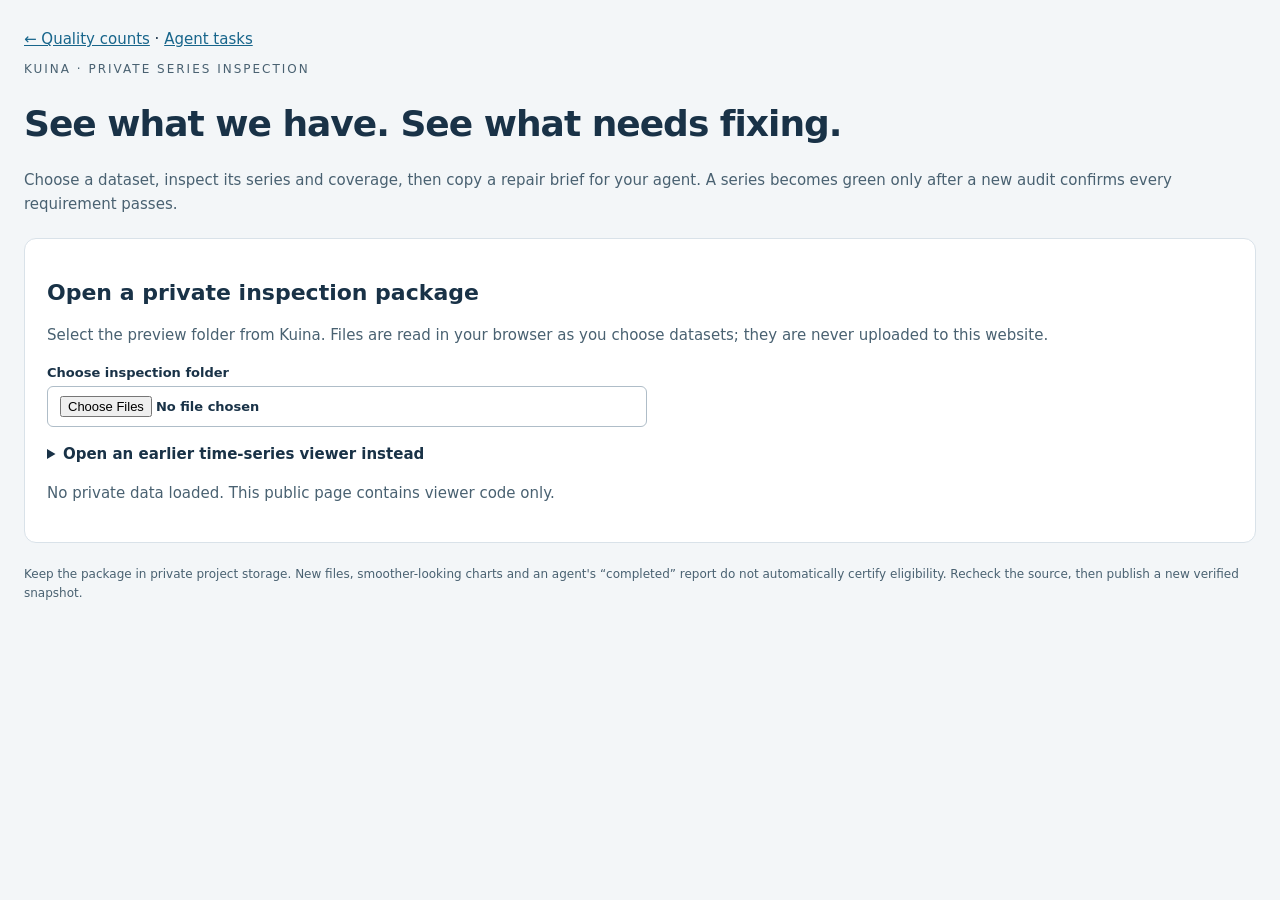
<file: docs/explorer.html>
<!doctype html>
<html lang="en">
<head>
<meta charset="utf-8">
<meta name="viewport" content="width=device-width,initial-scale=1">
<meta http-equiv="Content-Security-Policy" content="default-src 'none'; script-src 'self'; style-src 'self'; connect-src 'none'; base-uri 'none'; form-action 'none'">
<title>Kuina · Inspect and repair series</title>
<link rel="stylesheet" href="explorer.css">
<script src="explorer-core.js" defer></script>
<script src="explorer-reasons.js" defer></script>
<script src="explorer.js" defer></script>
</head>
<body><main>
<header><a href="index.html">← Quality counts</a> · <a href="tasks.html">Agent tasks</a><p class="eyebrow">Kuina · Private series inspection</p><h1>See what we have. See what needs fixing.</h1>
<p>Choose a dataset, inspect its series and coverage, then copy a repair brief for your agent. A series becomes green only after a new audit confirms every requirement passes.</p></header>
<section class="panel"><h2>Open a private inspection package</h2>
<p>Select the preview folder from Kuina. Files are read in your browser as you choose datasets; they are never uploaded to this website.</p>
<label class="file-label">Choose inspection folder<input id="folder" type="file" webkitdirectory multiple></label>
<details><summary>Open an earlier time-series viewer instead</summary><p>Earlier charts can be inspected, but their old eligibility labels do not count as current passes.</p><input id="legacy" type="file" accept=".html"></details>
<p id="load-status" role="status" aria-live="polite">No private data loaded. This public page contains viewer code only.</p>
</section>
<section id="workspace" hidden>
<section class="panel"><div class="heading"><h2>Choose what to inspect</h2><span id="audit-date"></span></div>
<p id="requirements"></p><div class="controls">
<label>Dataset type<select id="type"></select></label><label>Source / subtype<select id="dataset"></select></label>
<label>Series name or variable<input id="search" type="search" placeholder="Search this source"></label>
<label>Show<select id="quality"><option value="all">All series</option><option value="eligible">Eligible only</option><option value="failed">Needs fixing</option><option value="1">Missing data / gaps</option><option value="2">Too coarse</option><option value="4">Too short</option><option value="8">Other issues / unfinished checks</option></select></label>
<button id="find">Find series</button></div><p id="results" aria-live="polite"></p>
</section>
<section class="panel"><div class="heading"><h2>Coverage across the required window</h2><div class="pager"><button id="previous">← Previous</button><span id="page"></span><button id="next">Next →</button></div></div>
<p>One row per listed series; one column per UTC day. Select a row to inspect its values and failed checks. The entire audit window stays visible.</p>
<div class="legend"><span class="complete">Green: checked coverage</span><span class="missing">Blue: missing observations</span><span class="coarse">Orange: recording interval too coarse</span><span class="outside">Purple: outside recorded dates</span><span class="unknown">Grey: coverage check unfinished</span><span class="closed">White: no observations expected</span></div>
<p class="small">Coverage cells and overall eligibility are separate: complete coverage alone does not prove that every other check passes.</p>
<div class="heat-wrap"><canvas id="heatmap" aria-label="Coverage heatmap for the listed series"></canvas></div>
<p id="heat-detail" class="small" role="status">Hover over a cell for the date and observation counts.</p>
<div class="scroll"><table><thead><tr><th>Series / variable</th><th>Overall result</th><th>Original interval</th><th>Recorded dates</th><th>Preview</th></tr></thead><tbody id="series-list"></tbody></table></div>
</section>
<section class="panel" id="detail-panel"><div class="heading"><h2 id="selected-title">Choose a series</h2><button id="brief" disabled>Download repair brief</button></div>
<p id="selected-source"></p><div id="field-facts"></div><p id="preview-note"></p>
<div class="controls"><label>Chart from<input id="chart-start" type="date"></label><label>Chart through<input id="chart-end" type="date"></label><button id="chart-reset">Full required window</button></div>
<canvas id="chart" aria-label="Selected time-series values"></canvas><p id="chart-detail" class="small"></p>
<h3>Data problems and unfinished checks</h3><p class="small">An unfinished audit check is not a measured data failure. Inspect existing files, metadata and calculation code before requesting new data.</p><div id="checks"></div><div id="warning-review"></div><p id="brief-status" role="status"></p>
</section>
</section>
<footer><p>Keep the package in private project storage. New files, smoother-looking charts and an agent's “completed” report do not automatically certify eligibility. Recheck the source, then publish a new verified snapshot.</p></footer>
</main></body></html>
</file>
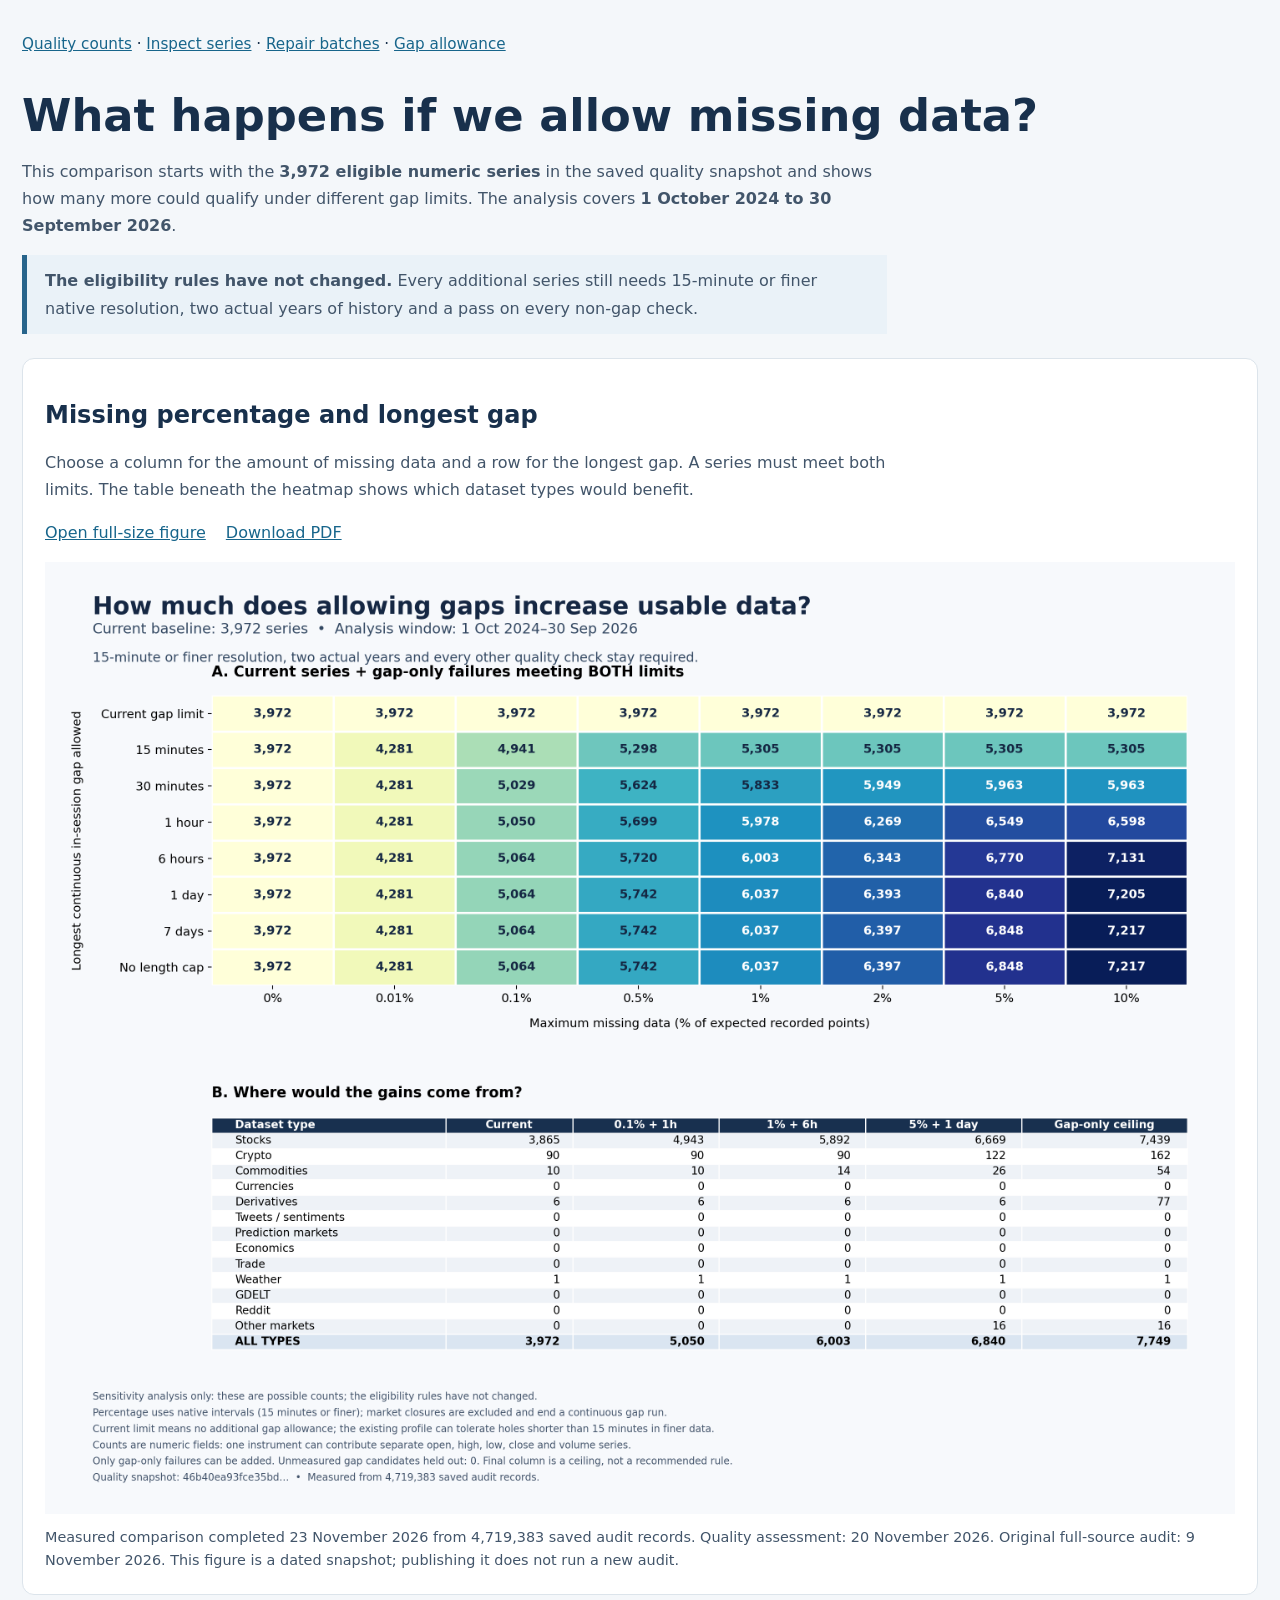
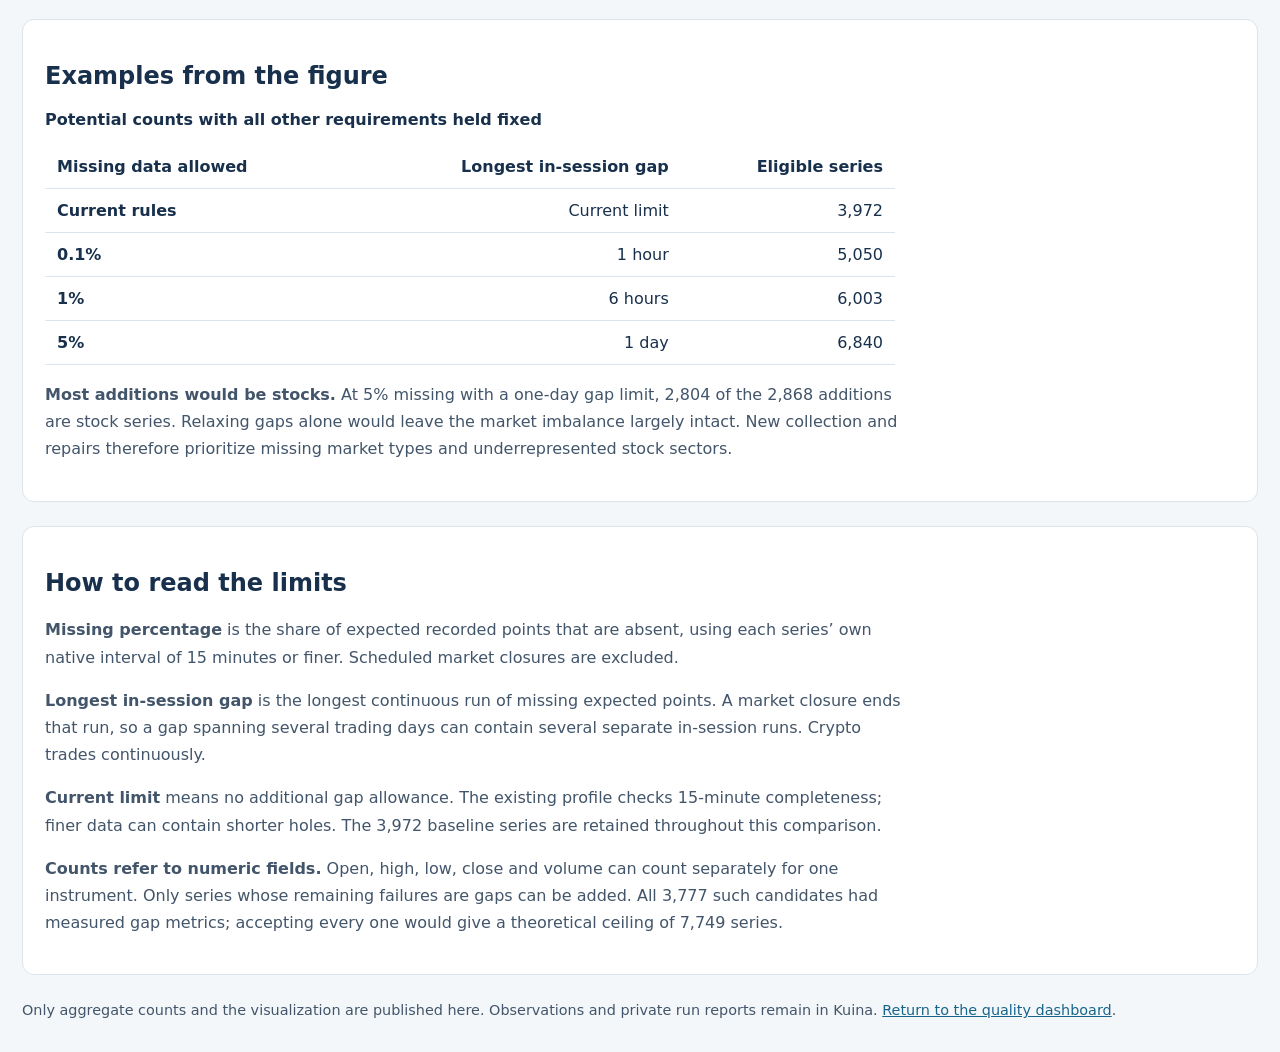
<file: docs/gaps.html>
<!doctype html>
<html lang="en">
<head>
  <meta charset="utf-8">
  <meta name="viewport" content="width=device-width,initial-scale=1">
  <meta http-equiv="Content-Security-Policy" content="default-src 'none'; img-src 'self'; style-src 'unsafe-inline'; base-uri 'none'; form-action 'none'">
  <title>Kuina · Gap allowance comparison</title>
  <style>
    :root{color-scheme:light;font:16px system-ui,sans-serif;color:#18304c;background:#f4f7fa}
    *{box-sizing:border-box}body{max-width:1500px;margin:auto;padding:30px 22px}
    nav{font-size:.95rem;line-height:1.9}a{color:#17658b}h1{font-size:clamp(1.8rem,4vw,2.8rem);margin-bottom:12px}
    p{max-width:85ch;line-height:1.7;color:#42556a}.panel{background:white;border:1px solid #dce4eb;border-radius:12px;padding:22px;margin:24px 0}
    .notice{border-left:5px solid #27648b;padding:12px 18px;background:#eaf2f8}.downloads{display:flex;gap:20px;flex-wrap:wrap}
    figure{margin:0}img{display:block;width:100%;height:auto}figcaption{font-size:.9rem;line-height:1.6;margin-top:12px;color:#42556a}
    .wrap{overflow-x:auto}table{border-collapse:collapse;width:100%;max-width:850px}th,td{padding:12px;border-bottom:1px solid #dce4eb;text-align:right}th:first-child,td:first-child{text-align:left}caption{text-align:left;margin-bottom:16px;font-weight:600}
    footer{font-size:.9rem;line-height:1.6;color:#42556a}a:focus-visible{outline:3px solid #27648b;outline-offset:4px}
    @media(max-width:600px){body{padding:22px 12px}.panel{padding:14px}th,td{padding:10px 8px}}
  </style>
</head>
<body>
<main>
  <nav aria-label="Main navigation"><a href="index.html">Quality counts</a> · <a href="explorer.html">Inspect series</a> · <a href="unique.html">Repair batches</a> · <a href="gaps.html" aria-current="page">Gap allowance</a></nav>
  <h1>What happens if we allow missing data?</h1>
  <p>This comparison starts with the <strong>3,972 eligible numeric series</strong> in the saved quality snapshot and shows how many more could qualify under different gap limits. The analysis covers <strong>1 October 2024 to 30 September 2026</strong>.</p>
  <p class="notice"><strong>The eligibility rules have not changed.</strong> Every additional series still needs 15-minute or finer native resolution, two actual years of history and a pass on every non-gap check.</p>
  <section class="panel" aria-labelledby="figure-title">
    <h2 id="figure-title">Missing percentage and longest gap</h2>
    <p>Choose a column for the amount of missing data and a row for the longest gap. A series must meet both limits. The table beneath the heatmap shows which dataset types would benefit.</p>
    <p class="downloads"><a href="assets/gap-allowance-20261123.png">Open full-size figure</a><a href="assets/gap-allowance-20261123.pdf">Download PDF</a></p>
    <figure>
      <a href="assets/gap-allowance-20261123.png" aria-label="Open the full-size gap allowance figure"><img src="assets/gap-allowance-20261123.png" width="2850" height="2280" alt="Heatmap of eligible series by missing percentage and longest in-session gap, followed by a dataset breakdown. The current baseline is 3,972. Allowing 0.1 percent missing and one-hour gaps gives 5,050; one percent and six-hour gaps gives 6,003; five percent and one-day gaps gives 6,840. Most gains are stocks."></a>
      <figcaption>Measured comparison completed 23 November 2026 from 4,719,383 saved audit records. Quality assessment: 20 November 2026. Original full-source audit: 9 November 2026. This figure is a dated snapshot; publishing it does not run a new audit.</figcaption>
    </figure>
  </section>
  <section class="panel" aria-labelledby="examples-title">
    <h2 id="examples-title">Examples from the figure</h2>
    <div class="wrap"><table>
      <caption>Potential counts with all other requirements held fixed</caption>
      <thead><tr><th scope="col">Missing data allowed</th><th scope="col">Longest in-session gap</th><th scope="col">Eligible series</th></tr></thead>
      <tbody>
        <tr><th scope="row">Current rules</th><td>Current limit</td><td>3,972</td></tr>
        <tr><th scope="row">0.1%</th><td>1 hour</td><td>5,050</td></tr>
        <tr><th scope="row">1%</th><td>6 hours</td><td>6,003</td></tr>
        <tr><th scope="row">5%</th><td>1 day</td><td>6,840</td></tr>
      </tbody>
    </table></div>
    <p><strong>Most additions would be stocks.</strong> At 5% missing with a one-day gap limit, 2,804 of the 2,868 additions are stock series. Relaxing gaps alone would leave the market imbalance largely intact. New collection and repairs therefore prioritize missing market types and underrepresented stock sectors.</p>
  </section>
  <section class="panel" aria-labelledby="meaning-title">
    <h2 id="meaning-title">How to read the limits</h2>
    <p><strong>Missing percentage</strong> is the share of expected recorded points that are absent, using each series’ own native interval of 15 minutes or finer. Scheduled market closures are excluded.</p>
    <p><strong>Longest in-session gap</strong> is the longest continuous run of missing expected points. A market closure ends that run, so a gap spanning several trading days can contain several separate in-session runs. Crypto trades continuously.</p>
    <p><strong>Current limit</strong> means no additional gap allowance. The existing profile checks 15-minute completeness; finer data can contain shorter holes. The 3,972 baseline series are retained throughout this comparison.</p>
    <p><strong>Counts refer to numeric fields.</strong> Open, high, low, close and volume can count separately for one instrument. Only series whose remaining failures are gaps can be added. All 3,777 such candidates had measured gap metrics; accepting every one would give a theoretical ceiling of 7,749 series.</p>
  </section>
  <footer>Only aggregate counts and the visualization are published here. Observations and private run reports remain in Kuina. <a href="index.html">Return to the quality dashboard</a>.</footer>
</main>
</body>
</html>
</file>
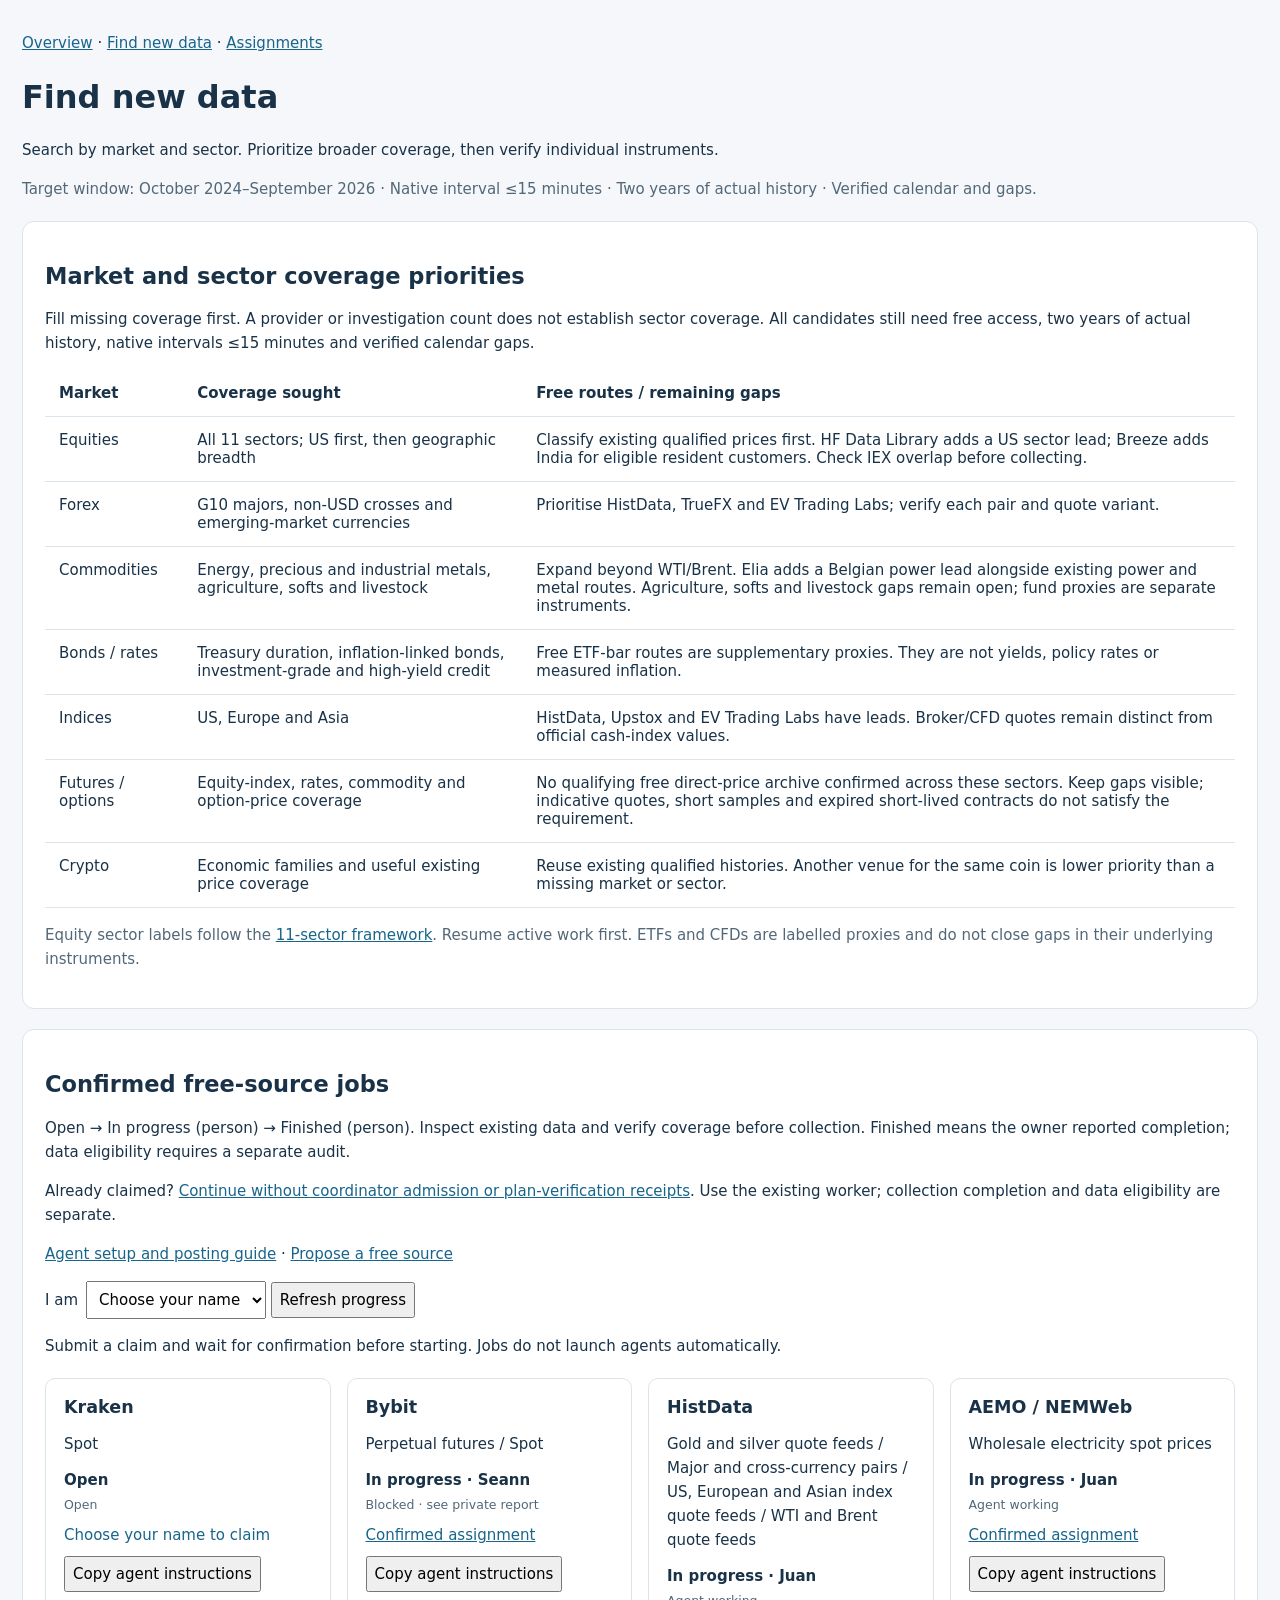
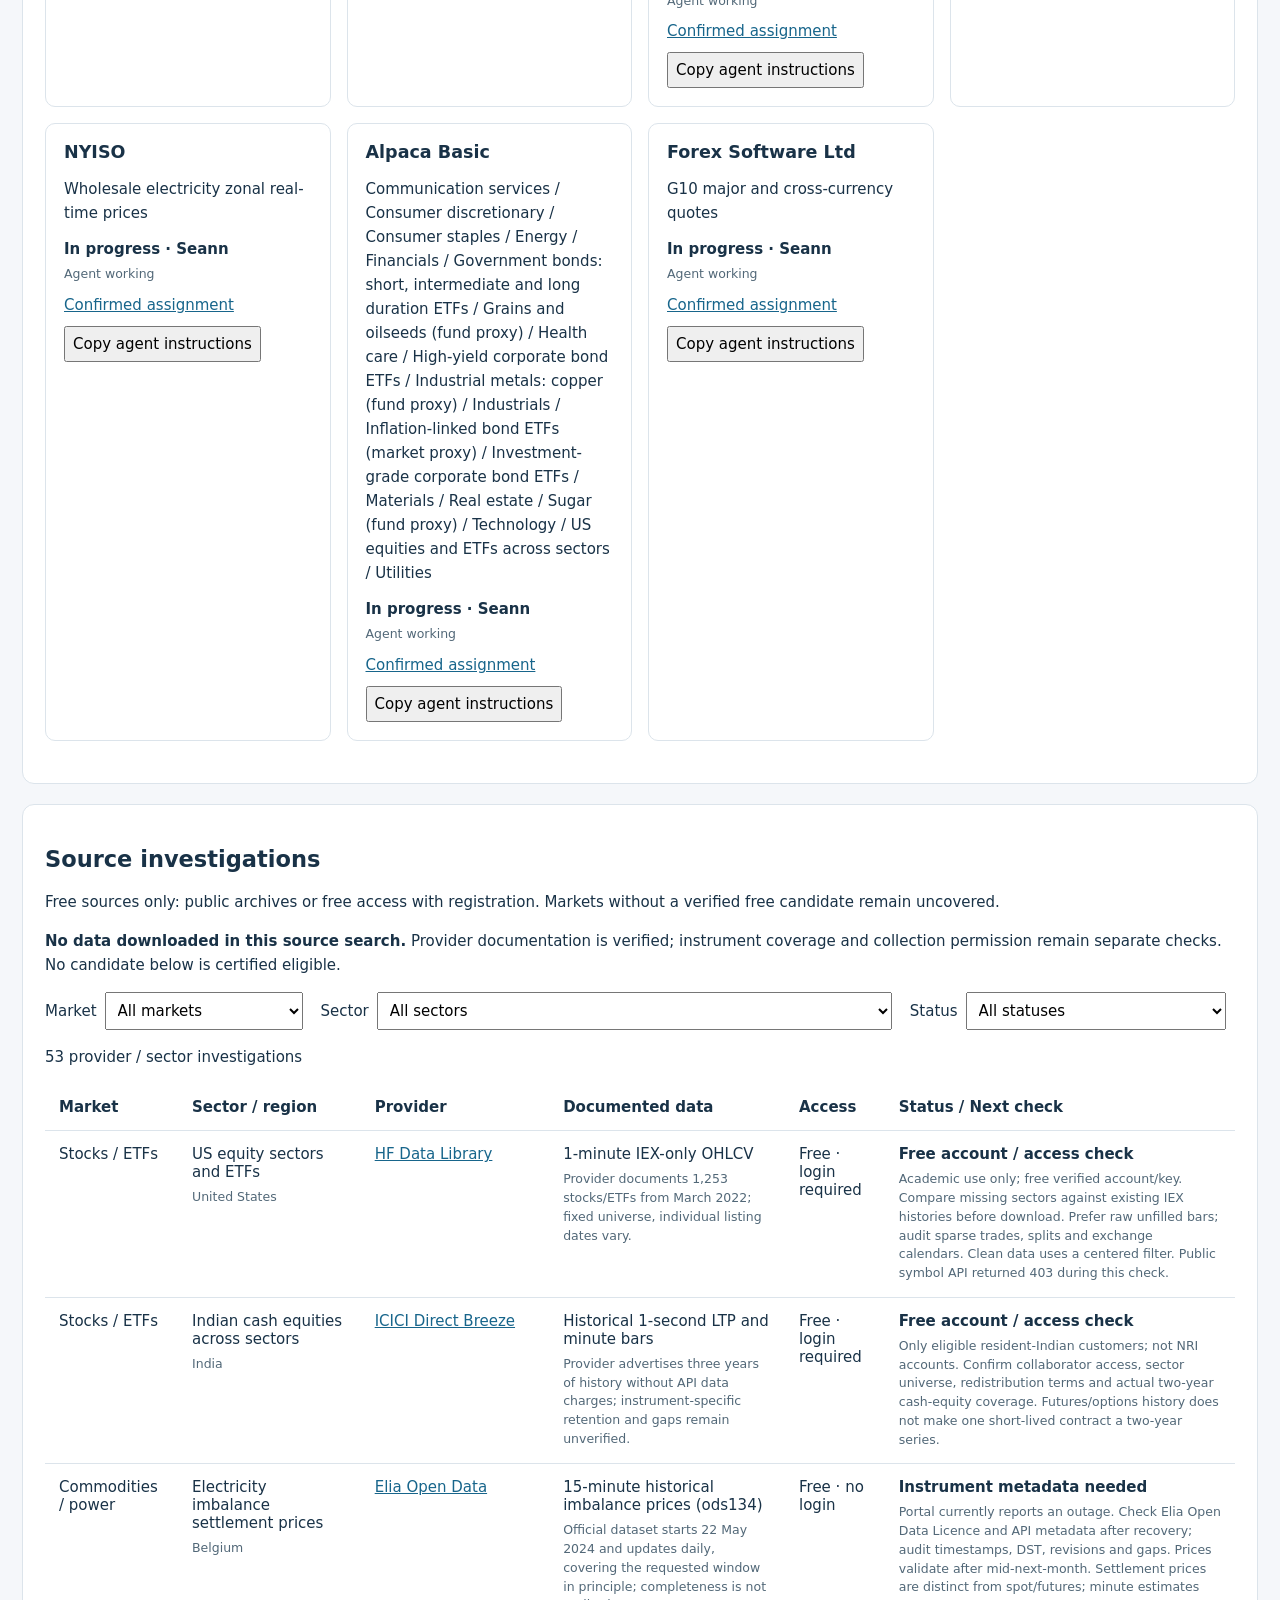
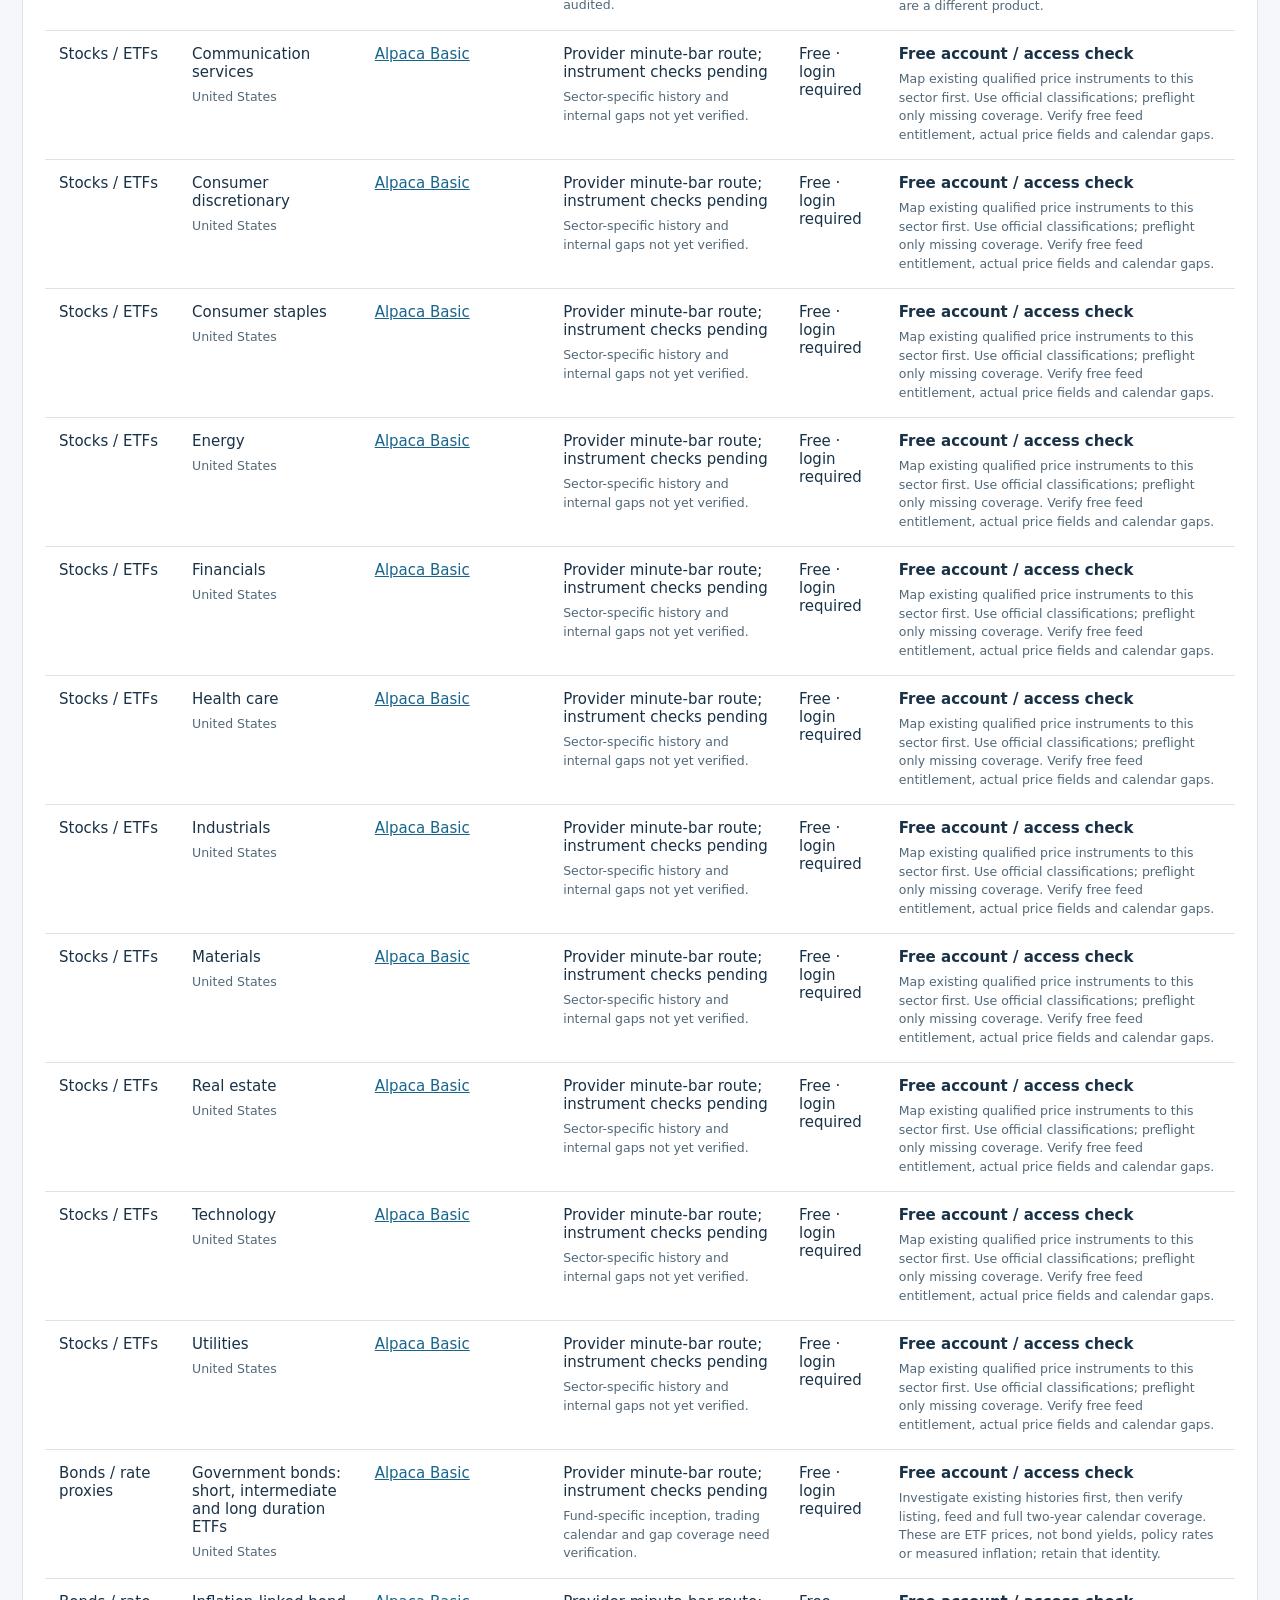
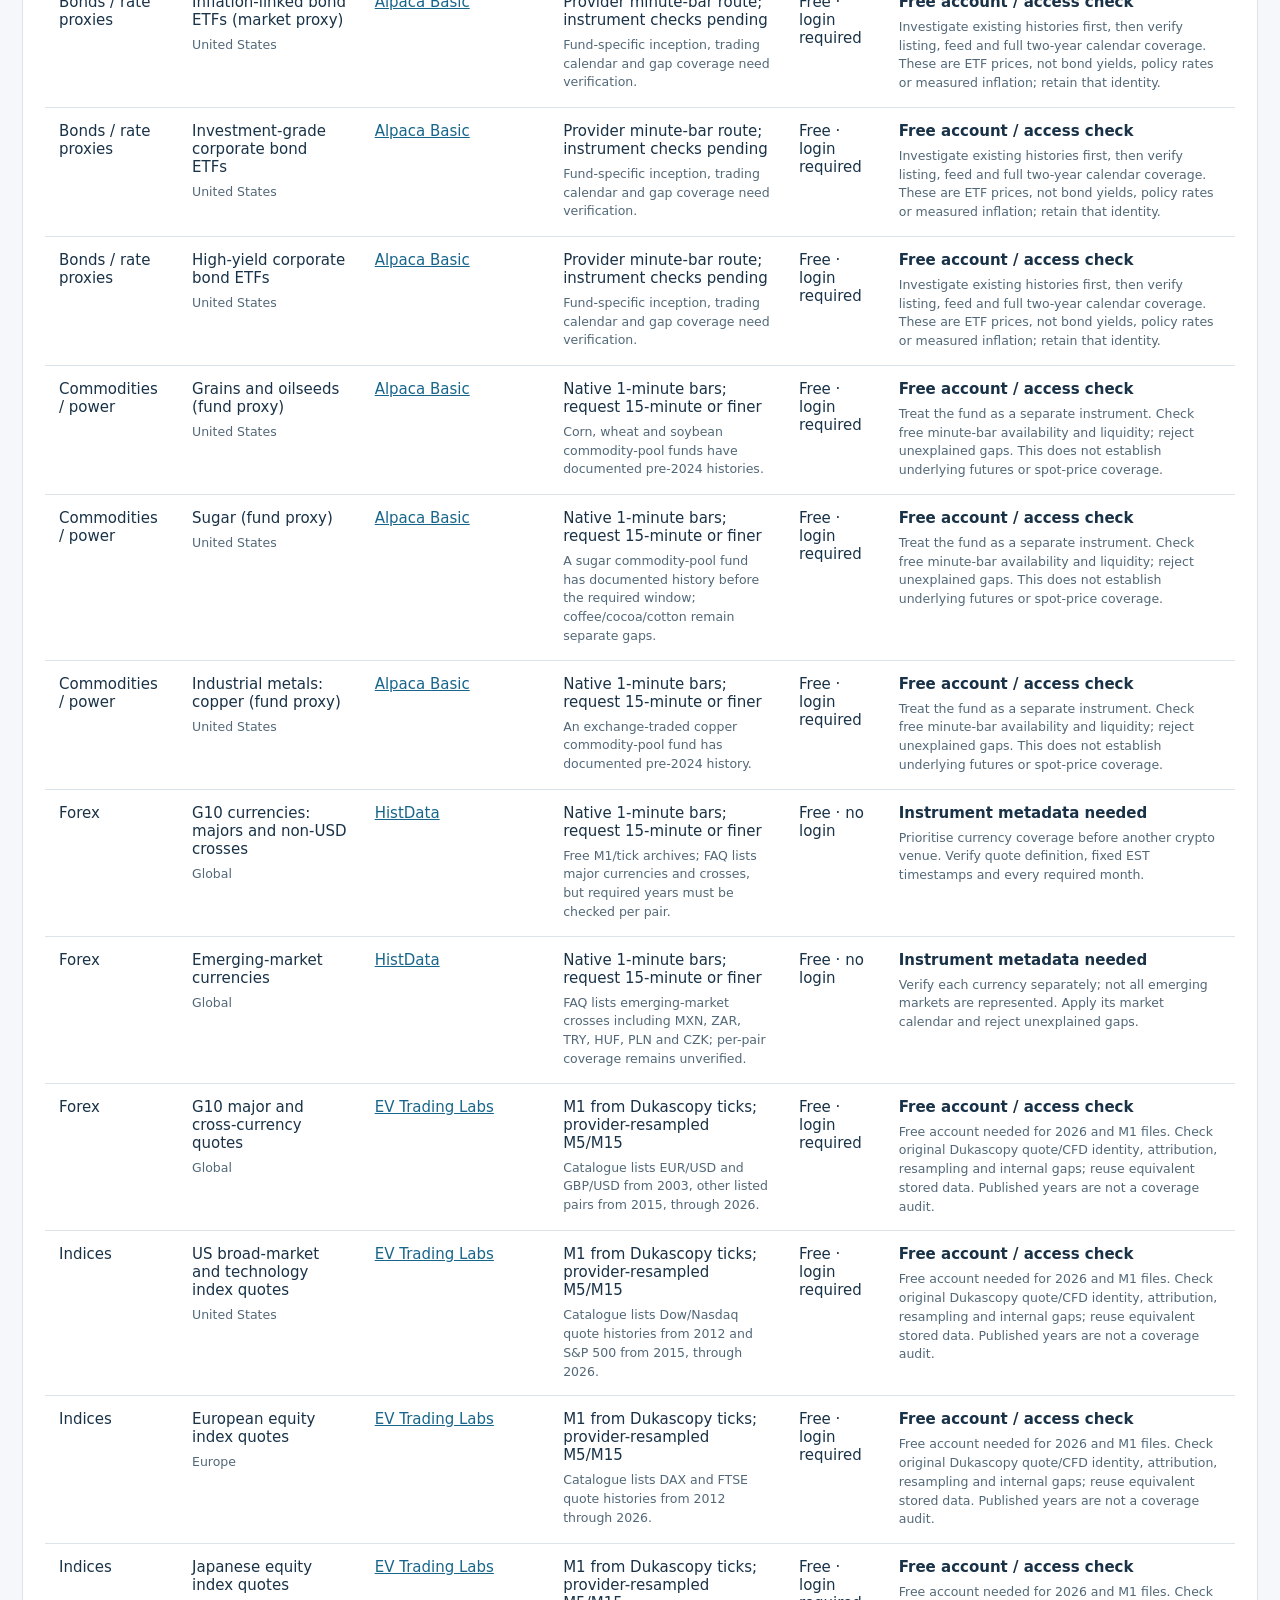
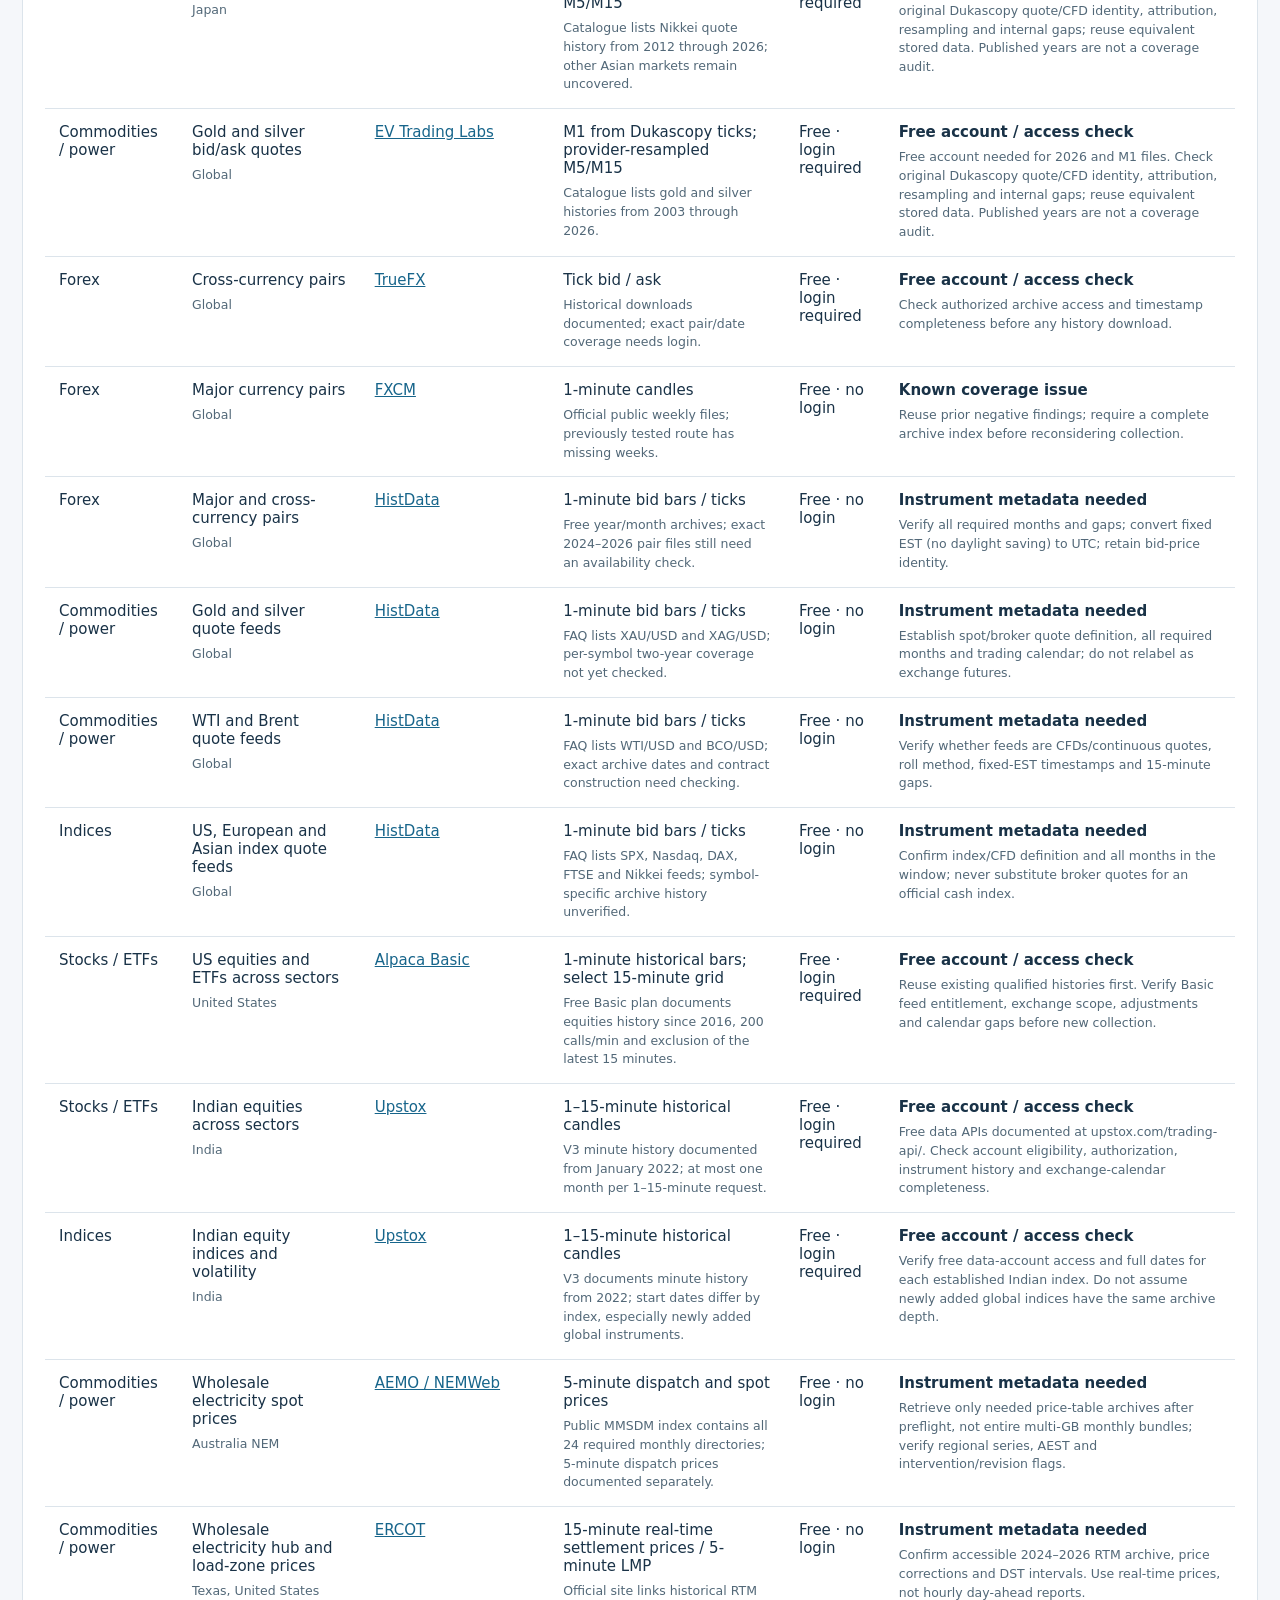
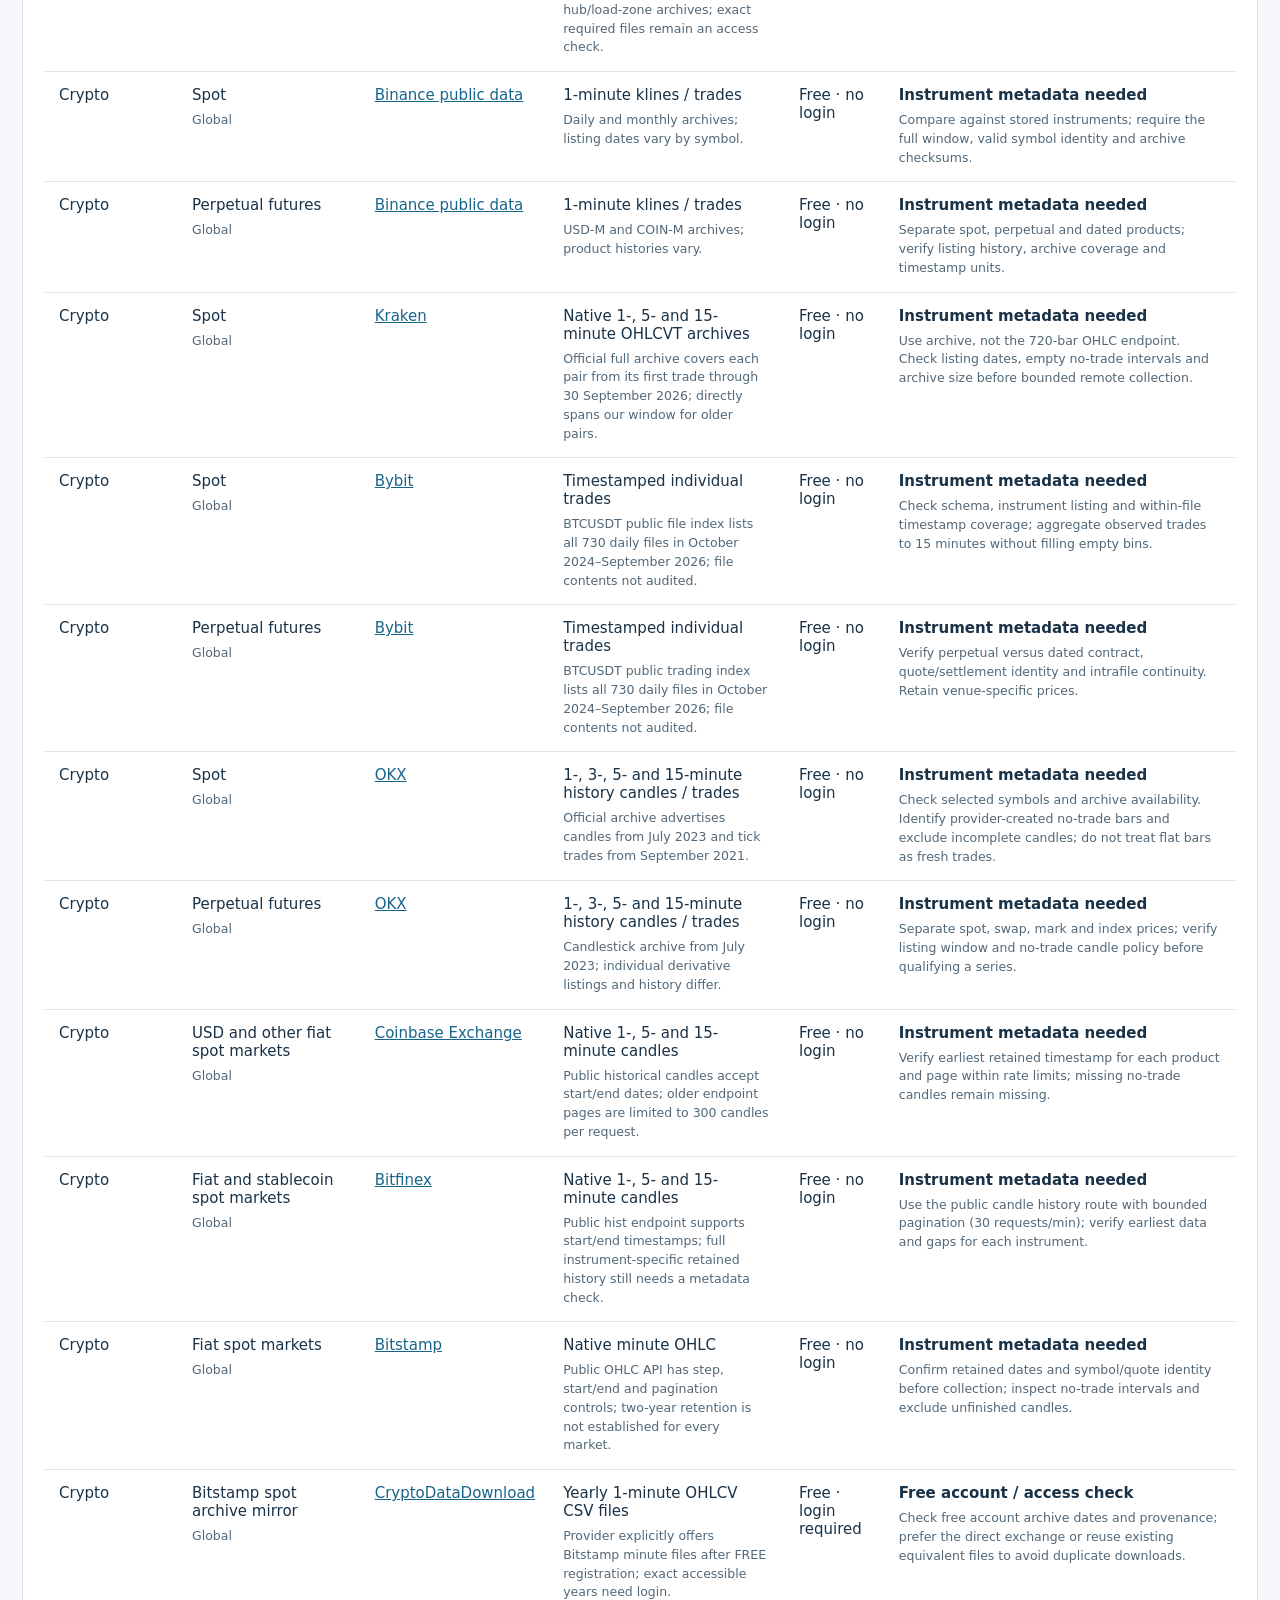
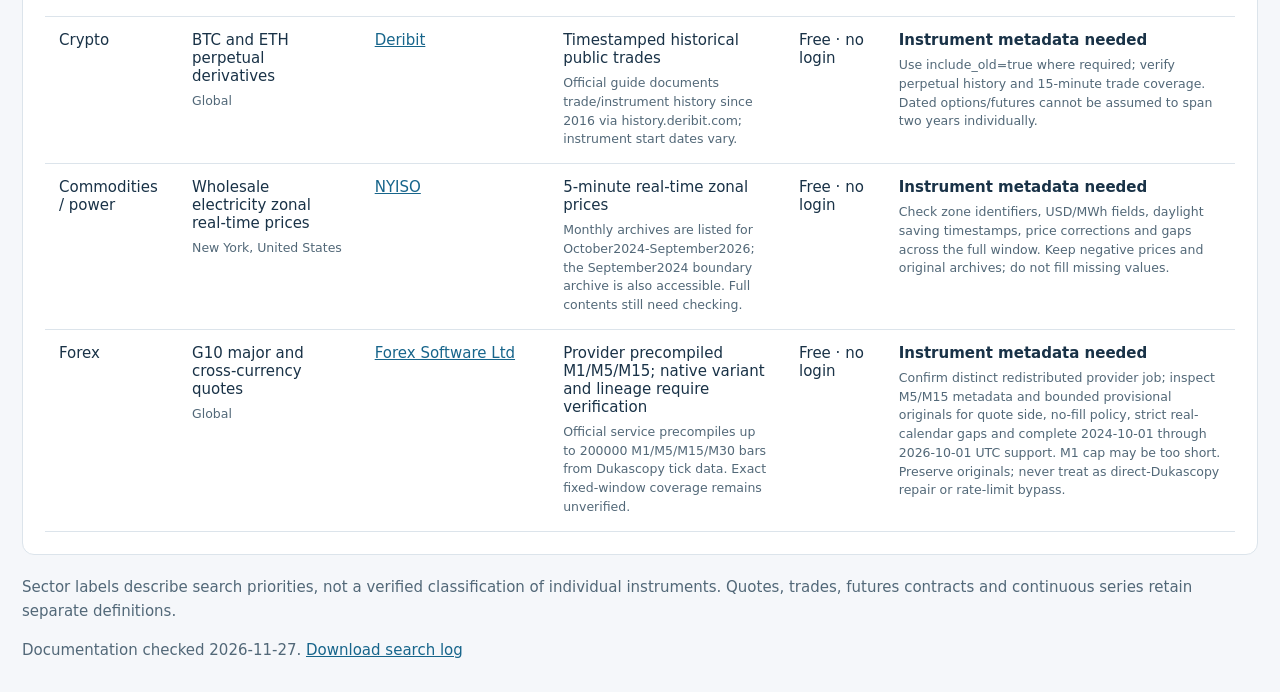
<file: docs/sources.html>
<!doctype html><html lang="en"><meta charset="utf-8"><meta name="viewport" content="width=device-width,initial-scale=1"><meta http-equiv="Content-Security-Policy" content="default-src 'none'; script-src 'sha256-lM8B5svJ5GC13q5KPgNwhl18mMbMIWt2z3Na0L6cHDo='; connect-src 'self'; style-src 'unsafe-inline'; base-uri 'none'; form-action 'none'"><title>Kuina · Find new data</title><style>body{font:15px system-ui;color:#193247;background:#f5f7fa;max-width:1550px;margin:30px auto;padding:0 22px}a{color:#17658b}p{line-height:1.6}h1{font-size:32px}section{background:white;border:1px solid #dce4eb;border-radius:12px;padding:22px;margin:20px 0}.filters{display:flex;gap:18px;flex-wrap:wrap}select{font:inherit;padding:8px;margin-left:8px}.scroll{overflow:auto}table{border-collapse:collapse;width:100%;min-width:900px}th,td{padding:14px;text-align:left;border-bottom:1px solid #dce4eb;vertical-align:top}small{display:block;color:#526878;line-height:1.5;margin-top:7px}.note{color:#526878}nav{line-height:1.8}tr[hidden]{display:none}.source-job-list{display:grid;grid-template-columns:repeat(auto-fit,minmax(260px,1fr));gap:16px;margin:20px 0}.source-job{border:1px solid #dce4eb;border-radius:10px;padding:18px}.source-job h3{margin:0}.source-job a,.source-job button{display:inline-block;margin:12px 12px 0 0}button{font:inherit;padding:7px;cursor:pointer}</style><body><main><nav aria-label="Main navigation"><a href="index.html">Overview</a> · <a href="sources.html">Find new data</a> · <a href="unique.html">Assignments</a></nav><h1>Find new data</h1><p>Search by market and sector. Prioritize broader coverage, then verify individual instruments.</p><p class="note">Target window: October 2024–September 2026 · Native interval ≤15 minutes · Two years of actual history · Verified calendar and gaps.</p><section id="coverage-priorities"><h2>Market and sector coverage priorities</h2><p>Fill missing coverage first. A provider or investigation count does not establish sector coverage. All candidates still need free access, two years of actual history, native intervals ≤15 minutes and verified calendar gaps.</p><div class="scroll"><table><thead><tr><th>Market</th><th>Coverage sought</th><th>Free routes / remaining gaps</th></tr></thead><tbody><tr><td>Equities</td><td>All 11 sectors; US first, then geographic breadth</td><td>Classify existing qualified prices first. HF Data Library adds a US sector lead; Breeze adds India for eligible resident customers. Check IEX overlap before collecting.</td></tr><tr><td>Forex</td><td>G10 majors, non-USD crosses and emerging-market currencies</td><td>Prioritise HistData, TrueFX and EV Trading Labs; verify each pair and quote variant.</td></tr><tr><td>Commodities</td><td>Energy, precious and industrial metals, agriculture, softs and livestock</td><td>Expand beyond WTI/Brent. Elia adds a Belgian power lead alongside existing power and metal routes. Agriculture, softs and livestock gaps remain open; fund proxies are separate instruments.</td></tr><tr><td>Bonds / rates</td><td>Treasury duration, inflation-linked bonds, investment-grade and high-yield credit</td><td>Free ETF-bar routes are supplementary proxies. They are not yields, policy rates or measured inflation.</td></tr><tr><td>Indices</td><td>US, Europe and Asia</td><td>HistData, Upstox and EV Trading Labs have leads. Broker/CFD quotes remain distinct from official cash-index values.</td></tr><tr><td>Futures / options</td><td>Equity-index, rates, commodity and option-price coverage</td><td>No qualifying free direct-price archive confirmed across these sectors. Keep gaps visible; indicative quotes, short samples and expired short-lived contracts do not satisfy the requirement.</td></tr><tr><td>Crypto</td><td>Economic families and useful existing price coverage</td><td>Reuse existing qualified histories. Another venue for the same coin is lower priority than a missing market or sector.</td></tr></tbody></table></div><p class="note">Equity sector labels follow the <a href="https://www.ssga.com/us/en/individual/capabilities/equities/sector-investing/select-sector-etfs">11-sector framework</a>. Resume active work first. ETFs and CFDs are labelled proxies and do not close gaps in their underlying instruments.</p></section><section id="source-jobs"><h2>Confirmed free-source jobs</h2><p>Open → In progress (person) → Finished (person). Inspect existing data and verify coverage before collection. Finished means the owner reported completion; data eligibility requires a separate audit.</p><p>Already claimed? <a href="https://github.com/wangseann/kuina-data-viewer/blob/main/coordination/SOURCE_JOBS.md#continue-without-coordinator-handoffs">Continue without coordinator admission or plan-verification receipts</a>. Use the existing worker; collection completion and data eligibility are separate.</p><p><a href="https://github.com/wangseann/kuina-data-viewer/blob/main/coordination/SOURCE_JOBS.md">Agent setup and posting guide</a> · <a href="https://github.com/wangseann/kuina-data-viewer/issues/new?title=%5BKuina%20source%20proposal%5D&amp;body=Provider%3A%0AMarket%20and%20sector%3A%0AOfficial%20documentation%20URL%3A%0AFree%20access%20evidence%3A%0ANative%20interval%20and%20history%3A%0ANo%20private%20paths%2C%20credentials%20or%20observations.">Propose a free source</a></p><label>I am<select id="source-job-person"><option value="">Choose your name</option><option value="juan">Juan</option><option value="emily">Emily</option><option value="brian">Brian</option><option value="amir">Amir</option><option value="seann">Seann</option><option value="taha">Taha</option><option value="saswato">Saswato</option><option value="th">TH</option><option value="jion">Jion</option><option value="vitoria">Vitoria</option><option value="olga">Olga</option></select></label> <button id="source-job-refresh" type="button">Refresh progress</button><p id="source-job-note" role="status">Submit a claim and wait for confirmation before starting. Jobs do not launch agents automatically.</p><div id="source-job-list" class="source-job-list"></div></section><script id="source-jobs-data" type="application/json">{"generated_at":"2026-11-27T07:55:51.289234Z","jobs":[{"assignee":null,"assignment_issue":null,"definition_sha256":"dfa0335c9fbf08c7f0d997523440b26492cf15489aa7b8be7af115ca018d2f55","id":"unique-source-025154a081fd8a95525fbfb0","market":"crypto","provider":"Kraken","sector":"Spot","source_ids":["crypto-spot-kraken"],"stage":"open","state":"open"},{"assignee":"seann","assignment_issue":24,"definition_sha256":"227189ae17061cdfd2abb4c964831a786ae2a9ff286aa93fa2972a63afd58759","id":"unique-source-c2d7a74a12cb68d4ed5b45a3","market":"crypto","provider":"Bybit","sector":"Perpetual futures / Spot","source_ids":["crypto-perpetual-bybit","crypto-spot-bybit"],"stage":"blocked","state":"in_progress"},{"assignee":"juan","assignment_issue":21,"definition_sha256":"b25a9676f16b8326a64790bfcf5d5c7e802fe320472bbeffda25e20578195b63","id":"unique-source-102795310e614f12d5e64816","market":"commodities","provider":"HistData","sector":"Gold and silver quote feeds / Major and cross-currency pairs / US, European and Asian index quote feeds / WTI and Brent quote feeds","source_ids":["energy-histdata","fx-histdata","indices-histdata","metals-histdata"],"stage":"active","state":"in_progress"},{"assignee":"juan","assignment_issue":19,"definition_sha256":"31d8beabe3148c7f0e88064a4e78a8ab8a3867b06caf16666848f2c90e2de4d6","id":"unique-source-557840fad465de9dc2222313","market":"commodities","provider":"AEMO / NEMWeb","sector":"Wholesale electricity spot prices","source_ids":["electricity-aemo"],"stage":"active","state":"in_progress"},{"assignee":"seann","assignment_issue":27,"definition_sha256":"b2382cbced37b2813e216243e2d8a001b79bb1948cfdb3f219ca6141c2a3f8e0","id":"unique-source-7c4fb3603edecbd9cc0805ae","market":"commodities","provider":"NYISO","sector":"Wholesale electricity zonal real-time prices","source_ids":["electricity-nyiso"],"stage":"active","state":"in_progress"},{"assignee":"seann","assignment_issue":31,"definition_sha256":"94e18870c8a34d45967ff55a90c571aa84af1969e06b4a9ca44b47c55a0fe6c6","id":"unique-source-a45d85be23e7f2b4a1a8be49","market":"bonds","provider":"Alpaca Basic","sector":"Communication services / Consumer discretionary / Consumer staples / Energy / Financials / Government bonds: short, intermediate and long duration ETFs / Grains and oilseeds (fund proxy) / Health care / High-yield corporate bond ETFs / Industrial metals: copper (fund proxy) / Industrials / Inflation-linked bond ETFs (market proxy) / Investment-grade corporate bond ETFs / Materials / Real estate / Sugar (fund proxy) / Technology / US equities and ETFs across sectors / Utilities","source_ids":["bond-sector-high-yield","bond-sector-inflation-linked","bond-sector-investment-grade","bond-sector-treasury","commodity-proxy-grains","commodity-proxy-industrial-metals","commodity-proxy-sugar","equity-sector-communication-services","equity-sector-consumer-discretionary","equity-sector-consumer-staples","equity-sector-energy","equity-sector-financials","equity-sector-health-care","equity-sector-industrials","equity-sector-materials","equity-sector-real-estate","equity-sector-technology","equity-sector-utilities","stocks-alpaca-basic"],"stage":"active","state":"in_progress"},{"assignee":"seann","assignment_issue":33,"definition_sha256":"bc5bc50475d30bde185ae2701cb1479932fdeec44669bc995dee043231b93010","id":"unique-source-be8a0bf1ccdc675cf2127b89","market":"forex","provider":"Forex Software Ltd","sector":"G10 major and cross-currency quotes","source_ids":["fx-forexsb"],"stage":"active","state":"in_progress"}],"people":[{"id":"juan","name":"Juan"},{"id":"emily","name":"Emily"},{"id":"brian","name":"Brian"},{"id":"amir","name":"Amir"},{"id":"seann","name":"Seann"},{"id":"taha","name":"Taha"},{"id":"saswato","name":"Saswato"},{"id":"th","name":"TH"},{"id":"jion","name":"Jion"},{"id":"vitoria","name":"Vitoria"},{"id":"olga","name":"Olga"}],"schema":"kuina-public-source-jobs-v1"}</script><section><h2>Source investigations</h2><p>Free sources only: public archives or free access with registration. Markets without a verified free candidate remain uncovered.</p><p><strong>No data downloaded in this source search.</strong> Provider documentation is verified; instrument coverage and collection permission remain separate checks. No candidate below is certified eligible.</p><div class="filters"><label>Market<select id="market-filter"><option value="all">All markets</option><option value="forex">Forex</option><option value="futures">Futures</option><option value="stocks">Stocks / ETFs</option><option value="crypto">Crypto</option><option value="commodities">Commodities / power</option><option value="bonds">Bonds / rate proxies</option><option value="indices">Indices</option><option value="options">Options</option></select></label><label>Sector<select id="sector-filter"><option value="all">All sectors</option><option value="BTC and ETH perpetual derivatives">BTC and ETH perpetual derivatives</option><option value="Bitstamp spot archive mirror">Bitstamp spot archive mirror</option><option value="Communication services">Communication services</option><option value="Consumer discretionary">Consumer discretionary</option><option value="Consumer staples">Consumer staples</option><option value="Cross-currency pairs">Cross-currency pairs</option><option value="Electricity imbalance settlement prices">Electricity imbalance settlement prices</option><option value="Emerging-market currencies">Emerging-market currencies</option><option value="Energy">Energy</option><option value="European equity index quotes">European equity index quotes</option><option value="Fiat and stablecoin spot markets">Fiat and stablecoin spot markets</option><option value="Fiat spot markets">Fiat spot markets</option><option value="Financials">Financials</option><option value="G10 currencies: majors and non-USD crosses">G10 currencies: majors and non-USD crosses</option><option value="G10 major and cross-currency quotes">G10 major and cross-currency quotes</option><option value="Gold and silver bid/ask quotes">Gold and silver bid/ask quotes</option><option value="Gold and silver quote feeds">Gold and silver quote feeds</option><option value="Government bonds: short, intermediate and long duration ETFs">Government bonds: short, intermediate and long duration ETFs</option><option value="Grains and oilseeds (fund proxy)">Grains and oilseeds (fund proxy)</option><option value="Health care">Health care</option><option value="High-yield corporate bond ETFs">High-yield corporate bond ETFs</option><option value="Indian cash equities across sectors">Indian cash equities across sectors</option><option value="Indian equities across sectors">Indian equities across sectors</option><option value="Indian equity indices and volatility">Indian equity indices and volatility</option><option value="Industrial metals: copper (fund proxy)">Industrial metals: copper (fund proxy)</option><option value="Industrials">Industrials</option><option value="Inflation-linked bond ETFs (market proxy)">Inflation-linked bond ETFs (market proxy)</option><option value="Investment-grade corporate bond ETFs">Investment-grade corporate bond ETFs</option><option value="Japanese equity index quotes">Japanese equity index quotes</option><option value="Major and cross-currency pairs">Major and cross-currency pairs</option><option value="Major currency pairs">Major currency pairs</option><option value="Materials">Materials</option><option value="Perpetual futures">Perpetual futures</option><option value="Real estate">Real estate</option><option value="Spot">Spot</option><option value="Sugar (fund proxy)">Sugar (fund proxy)</option><option value="Technology">Technology</option><option value="US broad-market and technology index quotes">US broad-market and technology index quotes</option><option value="US equities and ETFs across sectors">US equities and ETFs across sectors</option><option value="US equity sectors and ETFs">US equity sectors and ETFs</option><option value="US, European and Asian index quote feeds">US, European and Asian index quote feeds</option><option value="USD and other fiat spot markets">USD and other fiat spot markets</option><option value="Utilities">Utilities</option><option value="WTI and Brent quote feeds">WTI and Brent quote feeds</option><option value="Wholesale electricity hub and load-zone prices">Wholesale electricity hub and load-zone prices</option><option value="Wholesale electricity spot prices">Wholesale electricity spot prices</option><option value="Wholesale electricity zonal real-time prices">Wholesale electricity zonal real-time prices</option></select></label><label>Status<select id="status-filter"><option value="all">All statuses</option><option value="metadata_needed">Instrument metadata needed</option><option value="access_required">Free account / access check</option><option value="known_incomplete">Known coverage issue</option><option value="rejected">Does not meet requirements</option></select></label></div><p id="visible-count"></p><div class="scroll"><table><thead><tr><th>Market</th><th>Sector / region</th><th>Provider</th><th>Documented data</th><th>Access</th><th>Status / Next check</th></tr></thead><tbody><tr data-market="stocks" data-sector="US equity sectors and ETFs" data-status="access_required"><td>Stocks / ETFs</td><td>US equity sectors and ETFs<small>United States</small></td><td><a href="https://hfdatalibrary.com/pages/docs" target="_blank" rel="noopener noreferrer">HF Data Library</a></td><td>1-minute IEX-only OHLCV<small>Provider documents 1,253 stocks/ETFs from March 2022; fixed universe, individual listing dates vary.</small></td><td>Free · login required</td><td><strong>Free account / access check</strong><small>Academic use only; free verified account/key. Compare missing sectors against existing IEX histories before download. Prefer raw unfilled bars; audit sparse trades, splits and exchange calendars. Clean data uses a centered filter. Public symbol API returned 403 during this check.</small></td></tr><tr data-market="stocks" data-sector="Indian cash equities across sectors" data-status="access_required"><td>Stocks / ETFs</td><td>Indian cash equities across sectors<small>India</small></td><td><a href="https://www.icicidirect.com/futures-and-options/api/breeze" target="_blank" rel="noopener noreferrer">ICICI Direct Breeze</a></td><td>Historical 1-second LTP and minute bars<small>Provider advertises three years of history without API data charges; instrument-specific retention and gaps remain unverified.</small></td><td>Free · login required</td><td><strong>Free account / access check</strong><small>Only eligible resident-Indian customers; not NRI accounts. Confirm collaborator access, sector universe, redistribution terms and actual two-year cash-equity coverage. Futures/options history does not make one short-lived contract a two-year series.</small></td></tr><tr data-market="commodities" data-sector="Electricity imbalance settlement prices" data-status="metadata_needed"><td>Commodities / power</td><td>Electricity imbalance settlement prices<small>Belgium</small></td><td><a href="https://opendata.elia.be/explore/dataset/ods134/" target="_blank" rel="noopener noreferrer">Elia Open Data</a></td><td>15-minute historical imbalance prices (ods134)<small>Official dataset starts 22 May 2024 and updates daily, covering the requested window in principle; completeness is not audited.</small></td><td>Free · no login</td><td><strong>Instrument metadata needed</strong><small>Portal currently reports an outage. Check Elia Open Data Licence and API metadata after recovery; audit timestamps, DST, revisions and gaps. Prices validate after mid-next-month. Settlement prices are distinct from spot/futures; minute estimates are a different product.</small></td></tr><tr data-market="stocks" data-sector="Communication services" data-status="access_required"><td>Stocks / ETFs</td><td>Communication services<small>United States</small></td><td><a href="https://docs.alpaca.markets/us/docs/about-market-data-api" target="_blank" rel="noopener noreferrer">Alpaca Basic</a></td><td>Provider minute-bar route; instrument checks pending<small>Sector-specific history and internal gaps not yet verified.</small></td><td>Free · login required</td><td><strong>Free account / access check</strong><small>Map existing qualified price instruments to this sector first. Use official classifications; preflight only missing coverage. Verify free feed entitlement, actual price fields and calendar gaps.</small></td></tr><tr data-market="stocks" data-sector="Consumer discretionary" data-status="access_required"><td>Stocks / ETFs</td><td>Consumer discretionary<small>United States</small></td><td><a href="https://docs.alpaca.markets/us/docs/about-market-data-api" target="_blank" rel="noopener noreferrer">Alpaca Basic</a></td><td>Provider minute-bar route; instrument checks pending<small>Sector-specific history and internal gaps not yet verified.</small></td><td>Free · login required</td><td><strong>Free account / access check</strong><small>Map existing qualified price instruments to this sector first. Use official classifications; preflight only missing coverage. Verify free feed entitlement, actual price fields and calendar gaps.</small></td></tr><tr data-market="stocks" data-sector="Consumer staples" data-status="access_required"><td>Stocks / ETFs</td><td>Consumer staples<small>United States</small></td><td><a href="https://docs.alpaca.markets/us/docs/about-market-data-api" target="_blank" rel="noopener noreferrer">Alpaca Basic</a></td><td>Provider minute-bar route; instrument checks pending<small>Sector-specific history and internal gaps not yet verified.</small></td><td>Free · login required</td><td><strong>Free account / access check</strong><small>Map existing qualified price instruments to this sector first. Use official classifications; preflight only missing coverage. Verify free feed entitlement, actual price fields and calendar gaps.</small></td></tr><tr data-market="stocks" data-sector="Energy" data-status="access_required"><td>Stocks / ETFs</td><td>Energy<small>United States</small></td><td><a href="https://docs.alpaca.markets/us/docs/about-market-data-api" target="_blank" rel="noopener noreferrer">Alpaca Basic</a></td><td>Provider minute-bar route; instrument checks pending<small>Sector-specific history and internal gaps not yet verified.</small></td><td>Free · login required</td><td><strong>Free account / access check</strong><small>Map existing qualified price instruments to this sector first. Use official classifications; preflight only missing coverage. Verify free feed entitlement, actual price fields and calendar gaps.</small></td></tr><tr data-market="stocks" data-sector="Financials" data-status="access_required"><td>Stocks / ETFs</td><td>Financials<small>United States</small></td><td><a href="https://docs.alpaca.markets/us/docs/about-market-data-api" target="_blank" rel="noopener noreferrer">Alpaca Basic</a></td><td>Provider minute-bar route; instrument checks pending<small>Sector-specific history and internal gaps not yet verified.</small></td><td>Free · login required</td><td><strong>Free account / access check</strong><small>Map existing qualified price instruments to this sector first. Use official classifications; preflight only missing coverage. Verify free feed entitlement, actual price fields and calendar gaps.</small></td></tr><tr data-market="stocks" data-sector="Health care" data-status="access_required"><td>Stocks / ETFs</td><td>Health care<small>United States</small></td><td><a href="https://docs.alpaca.markets/us/docs/about-market-data-api" target="_blank" rel="noopener noreferrer">Alpaca Basic</a></td><td>Provider minute-bar route; instrument checks pending<small>Sector-specific history and internal gaps not yet verified.</small></td><td>Free · login required</td><td><strong>Free account / access check</strong><small>Map existing qualified price instruments to this sector first. Use official classifications; preflight only missing coverage. Verify free feed entitlement, actual price fields and calendar gaps.</small></td></tr><tr data-market="stocks" data-sector="Industrials" data-status="access_required"><td>Stocks / ETFs</td><td>Industrials<small>United States</small></td><td><a href="https://docs.alpaca.markets/us/docs/about-market-data-api" target="_blank" rel="noopener noreferrer">Alpaca Basic</a></td><td>Provider minute-bar route; instrument checks pending<small>Sector-specific history and internal gaps not yet verified.</small></td><td>Free · login required</td><td><strong>Free account / access check</strong><small>Map existing qualified price instruments to this sector first. Use official classifications; preflight only missing coverage. Verify free feed entitlement, actual price fields and calendar gaps.</small></td></tr><tr data-market="stocks" data-sector="Materials" data-status="access_required"><td>Stocks / ETFs</td><td>Materials<small>United States</small></td><td><a href="https://docs.alpaca.markets/us/docs/about-market-data-api" target="_blank" rel="noopener noreferrer">Alpaca Basic</a></td><td>Provider minute-bar route; instrument checks pending<small>Sector-specific history and internal gaps not yet verified.</small></td><td>Free · login required</td><td><strong>Free account / access check</strong><small>Map existing qualified price instruments to this sector first. Use official classifications; preflight only missing coverage. Verify free feed entitlement, actual price fields and calendar gaps.</small></td></tr><tr data-market="stocks" data-sector="Real estate" data-status="access_required"><td>Stocks / ETFs</td><td>Real estate<small>United States</small></td><td><a href="https://docs.alpaca.markets/us/docs/about-market-data-api" target="_blank" rel="noopener noreferrer">Alpaca Basic</a></td><td>Provider minute-bar route; instrument checks pending<small>Sector-specific history and internal gaps not yet verified.</small></td><td>Free · login required</td><td><strong>Free account / access check</strong><small>Map existing qualified price instruments to this sector first. Use official classifications; preflight only missing coverage. Verify free feed entitlement, actual price fields and calendar gaps.</small></td></tr><tr data-market="stocks" data-sector="Technology" data-status="access_required"><td>Stocks / ETFs</td><td>Technology<small>United States</small></td><td><a href="https://docs.alpaca.markets/us/docs/about-market-data-api" target="_blank" rel="noopener noreferrer">Alpaca Basic</a></td><td>Provider minute-bar route; instrument checks pending<small>Sector-specific history and internal gaps not yet verified.</small></td><td>Free · login required</td><td><strong>Free account / access check</strong><small>Map existing qualified price instruments to this sector first. Use official classifications; preflight only missing coverage. Verify free feed entitlement, actual price fields and calendar gaps.</small></td></tr><tr data-market="stocks" data-sector="Utilities" data-status="access_required"><td>Stocks / ETFs</td><td>Utilities<small>United States</small></td><td><a href="https://docs.alpaca.markets/us/docs/about-market-data-api" target="_blank" rel="noopener noreferrer">Alpaca Basic</a></td><td>Provider minute-bar route; instrument checks pending<small>Sector-specific history and internal gaps not yet verified.</small></td><td>Free · login required</td><td><strong>Free account / access check</strong><small>Map existing qualified price instruments to this sector first. Use official classifications; preflight only missing coverage. Verify free feed entitlement, actual price fields and calendar gaps.</small></td></tr><tr data-market="bonds" data-sector="Government bonds: short, intermediate and long duration ETFs" data-status="access_required"><td>Bonds / rate proxies</td><td>Government bonds: short, intermediate and long duration ETFs<small>United States</small></td><td><a href="https://docs.alpaca.markets/us/docs/about-market-data-api" target="_blank" rel="noopener noreferrer">Alpaca Basic</a></td><td>Provider minute-bar route; instrument checks pending<small>Fund-specific inception, trading calendar and gap coverage need verification.</small></td><td>Free · login required</td><td><strong>Free account / access check</strong><small>Investigate existing histories first, then verify listing, feed and full two-year calendar coverage. These are ETF prices, not bond yields, policy rates or measured inflation; retain that identity.</small></td></tr><tr data-market="bonds" data-sector="Inflation-linked bond ETFs (market proxy)" data-status="access_required"><td>Bonds / rate proxies</td><td>Inflation-linked bond ETFs (market proxy)<small>United States</small></td><td><a href="https://docs.alpaca.markets/us/docs/about-market-data-api" target="_blank" rel="noopener noreferrer">Alpaca Basic</a></td><td>Provider minute-bar route; instrument checks pending<small>Fund-specific inception, trading calendar and gap coverage need verification.</small></td><td>Free · login required</td><td><strong>Free account / access check</strong><small>Investigate existing histories first, then verify listing, feed and full two-year calendar coverage. These are ETF prices, not bond yields, policy rates or measured inflation; retain that identity.</small></td></tr><tr data-market="bonds" data-sector="Investment-grade corporate bond ETFs" data-status="access_required"><td>Bonds / rate proxies</td><td>Investment-grade corporate bond ETFs<small>United States</small></td><td><a href="https://docs.alpaca.markets/us/docs/about-market-data-api" target="_blank" rel="noopener noreferrer">Alpaca Basic</a></td><td>Provider minute-bar route; instrument checks pending<small>Fund-specific inception, trading calendar and gap coverage need verification.</small></td><td>Free · login required</td><td><strong>Free account / access check</strong><small>Investigate existing histories first, then verify listing, feed and full two-year calendar coverage. These are ETF prices, not bond yields, policy rates or measured inflation; retain that identity.</small></td></tr><tr data-market="bonds" data-sector="High-yield corporate bond ETFs" data-status="access_required"><td>Bonds / rate proxies</td><td>High-yield corporate bond ETFs<small>United States</small></td><td><a href="https://docs.alpaca.markets/us/docs/about-market-data-api" target="_blank" rel="noopener noreferrer">Alpaca Basic</a></td><td>Provider minute-bar route; instrument checks pending<small>Fund-specific inception, trading calendar and gap coverage need verification.</small></td><td>Free · login required</td><td><strong>Free account / access check</strong><small>Investigate existing histories first, then verify listing, feed and full two-year calendar coverage. These are ETF prices, not bond yields, policy rates or measured inflation; retain that identity.</small></td></tr><tr data-market="commodities" data-sector="Grains and oilseeds (fund proxy)" data-status="access_required"><td>Commodities / power</td><td>Grains and oilseeds (fund proxy)<small>United States</small></td><td><a href="https://docs.alpaca.markets/us/docs/about-market-data-api" target="_blank" rel="noopener noreferrer">Alpaca Basic</a></td><td>Native 1-minute bars; request 15-minute or finer<small>Corn, wheat and soybean commodity-pool funds have documented pre-2024 histories.</small></td><td>Free · login required</td><td><strong>Free account / access check</strong><small>Treat the fund as a separate instrument. Check free minute-bar availability and liquidity; reject unexplained gaps. This does not establish underlying futures or spot-price coverage.</small></td></tr><tr data-market="commodities" data-sector="Sugar (fund proxy)" data-status="access_required"><td>Commodities / power</td><td>Sugar (fund proxy)<small>United States</small></td><td><a href="https://docs.alpaca.markets/us/docs/about-market-data-api" target="_blank" rel="noopener noreferrer">Alpaca Basic</a></td><td>Native 1-minute bars; request 15-minute or finer<small>A sugar commodity-pool fund has documented history before the required window; coffee/cocoa/cotton remain separate gaps.</small></td><td>Free · login required</td><td><strong>Free account / access check</strong><small>Treat the fund as a separate instrument. Check free minute-bar availability and liquidity; reject unexplained gaps. This does not establish underlying futures or spot-price coverage.</small></td></tr><tr data-market="commodities" data-sector="Industrial metals: copper (fund proxy)" data-status="access_required"><td>Commodities / power</td><td>Industrial metals: copper (fund proxy)<small>United States</small></td><td><a href="https://docs.alpaca.markets/us/docs/about-market-data-api" target="_blank" rel="noopener noreferrer">Alpaca Basic</a></td><td>Native 1-minute bars; request 15-minute or finer<small>An exchange-traded copper commodity-pool fund has documented pre-2024 history.</small></td><td>Free · login required</td><td><strong>Free account / access check</strong><small>Treat the fund as a separate instrument. Check free minute-bar availability and liquidity; reject unexplained gaps. This does not establish underlying futures or spot-price coverage.</small></td></tr><tr data-market="forex" data-sector="G10 currencies: majors and non-USD crosses" data-status="metadata_needed"><td>Forex</td><td>G10 currencies: majors and non-USD crosses<small>Global</small></td><td><a href="https://www.histdata.com/f-a-q/" target="_blank" rel="noopener noreferrer">HistData</a></td><td>Native 1-minute bars; request 15-minute or finer<small>Free M1/tick archives; FAQ lists major currencies and crosses, but required years must be checked per pair.</small></td><td>Free · no login</td><td><strong>Instrument metadata needed</strong><small>Prioritise currency coverage before another crypto venue. Verify quote definition, fixed EST timestamps and every required month.</small></td></tr><tr data-market="forex" data-sector="Emerging-market currencies" data-status="metadata_needed"><td>Forex</td><td>Emerging-market currencies<small>Global</small></td><td><a href="https://www.histdata.com/f-a-q/" target="_blank" rel="noopener noreferrer">HistData</a></td><td>Native 1-minute bars; request 15-minute or finer<small>FAQ lists emerging-market crosses including MXN, ZAR, TRY, HUF, PLN and CZK; per-pair coverage remains unverified.</small></td><td>Free · no login</td><td><strong>Instrument metadata needed</strong><small>Verify each currency separately; not all emerging markets are represented. Apply its market calendar and reject unexplained gaps.</small></td></tr><tr data-market="forex" data-sector="G10 major and cross-currency quotes" data-status="access_required"><td>Forex</td><td>G10 major and cross-currency quotes<small>Global</small></td><td><a href="https://evtradelabs.com/data" target="_blank" rel="noopener noreferrer">EV Trading Labs</a></td><td>M1 from Dukascopy ticks; provider-resampled M5/M15<small>Catalogue lists EUR/USD and GBP/USD from 2003, other listed pairs from 2015, through 2026.</small></td><td>Free · login required</td><td><strong>Free account / access check</strong><small>Free account needed for 2026 and M1 files. Check original Dukascopy quote/CFD identity, attribution, resampling and internal gaps; reuse equivalent stored data. Published years are not a coverage audit.</small></td></tr><tr data-market="indices" data-sector="US broad-market and technology index quotes" data-status="access_required"><td>Indices</td><td>US broad-market and technology index quotes<small>United States</small></td><td><a href="https://evtradelabs.com/data" target="_blank" rel="noopener noreferrer">EV Trading Labs</a></td><td>M1 from Dukascopy ticks; provider-resampled M5/M15<small>Catalogue lists Dow/Nasdaq quote histories from 2012 and S&amp;P 500 from 2015, through 2026.</small></td><td>Free · login required</td><td><strong>Free account / access check</strong><small>Free account needed for 2026 and M1 files. Check original Dukascopy quote/CFD identity, attribution, resampling and internal gaps; reuse equivalent stored data. Published years are not a coverage audit.</small></td></tr><tr data-market="indices" data-sector="European equity index quotes" data-status="access_required"><td>Indices</td><td>European equity index quotes<small>Europe</small></td><td><a href="https://evtradelabs.com/data" target="_blank" rel="noopener noreferrer">EV Trading Labs</a></td><td>M1 from Dukascopy ticks; provider-resampled M5/M15<small>Catalogue lists DAX and FTSE quote histories from 2012 through 2026.</small></td><td>Free · login required</td><td><strong>Free account / access check</strong><small>Free account needed for 2026 and M1 files. Check original Dukascopy quote/CFD identity, attribution, resampling and internal gaps; reuse equivalent stored data. Published years are not a coverage audit.</small></td></tr><tr data-market="indices" data-sector="Japanese equity index quotes" data-status="access_required"><td>Indices</td><td>Japanese equity index quotes<small>Japan</small></td><td><a href="https://evtradelabs.com/data" target="_blank" rel="noopener noreferrer">EV Trading Labs</a></td><td>M1 from Dukascopy ticks; provider-resampled M5/M15<small>Catalogue lists Nikkei quote history from 2012 through 2026; other Asian markets remain uncovered.</small></td><td>Free · login required</td><td><strong>Free account / access check</strong><small>Free account needed for 2026 and M1 files. Check original Dukascopy quote/CFD identity, attribution, resampling and internal gaps; reuse equivalent stored data. Published years are not a coverage audit.</small></td></tr><tr data-market="commodities" data-sector="Gold and silver bid/ask quotes" data-status="access_required"><td>Commodities / power</td><td>Gold and silver bid/ask quotes<small>Global</small></td><td><a href="https://evtradelabs.com/data" target="_blank" rel="noopener noreferrer">EV Trading Labs</a></td><td>M1 from Dukascopy ticks; provider-resampled M5/M15<small>Catalogue lists gold and silver histories from 2003 through 2026.</small></td><td>Free · login required</td><td><strong>Free account / access check</strong><small>Free account needed for 2026 and M1 files. Check original Dukascopy quote/CFD identity, attribution, resampling and internal gaps; reuse equivalent stored data. Published years are not a coverage audit.</small></td></tr><tr data-market="forex" data-sector="Cross-currency pairs" data-status="access_required"><td>Forex</td><td>Cross-currency pairs<small>Global</small></td><td><a href="https://www.truefx.com/truefx-historical-downloads-2/" target="_blank" rel="noopener noreferrer">TrueFX</a></td><td>Tick bid / ask<small>Historical downloads documented; exact pair/date coverage needs login.</small></td><td>Free · login required</td><td><strong>Free account / access check</strong><small>Check authorized archive access and timestamp completeness before any history download.</small></td></tr><tr data-market="forex" data-sector="Major currency pairs" data-status="known_incomplete"><td>Forex</td><td>Major currency pairs<small>Global</small></td><td><a href="https://github.com/fxcm/MarketData/blob/master/CandleData/README.md" target="_blank" rel="noopener noreferrer">FXCM</a></td><td>1-minute candles<small>Official public weekly files; previously tested route has missing weeks.</small></td><td>Free · no login</td><td><strong>Known coverage issue</strong><small>Reuse prior negative findings; require a complete archive index before reconsidering collection.</small></td></tr><tr data-market="forex" data-sector="Major and cross-currency pairs" data-status="metadata_needed"><td>Forex</td><td>Major and cross-currency pairs<small>Global</small></td><td><a href="https://www.histdata.com/f-a-q/" target="_blank" rel="noopener noreferrer">HistData</a></td><td>1-minute bid bars / ticks<small>Free year/month archives; exact 2024–2026 pair files still need an availability check.</small></td><td>Free · no login</td><td><strong>Instrument metadata needed</strong><small>Verify all required months and gaps; convert fixed EST (no daylight saving) to UTC; retain bid-price identity.</small></td></tr><tr data-market="commodities" data-sector="Gold and silver quote feeds" data-status="metadata_needed"><td>Commodities / power</td><td>Gold and silver quote feeds<small>Global</small></td><td><a href="https://www.histdata.com/f-a-q/" target="_blank" rel="noopener noreferrer">HistData</a></td><td>1-minute bid bars / ticks<small>FAQ lists XAU/USD and XAG/USD; per-symbol two-year coverage not yet checked.</small></td><td>Free · no login</td><td><strong>Instrument metadata needed</strong><small>Establish spot/broker quote definition, all required months and trading calendar; do not relabel as exchange futures.</small></td></tr><tr data-market="commodities" data-sector="WTI and Brent quote feeds" data-status="metadata_needed"><td>Commodities / power</td><td>WTI and Brent quote feeds<small>Global</small></td><td><a href="https://www.histdata.com/f-a-q/" target="_blank" rel="noopener noreferrer">HistData</a></td><td>1-minute bid bars / ticks<small>FAQ lists WTI/USD and BCO/USD; exact archive dates and contract construction need checking.</small></td><td>Free · no login</td><td><strong>Instrument metadata needed</strong><small>Verify whether feeds are CFDs/continuous quotes, roll method, fixed-EST timestamps and 15-minute gaps.</small></td></tr><tr data-market="indices" data-sector="US, European and Asian index quote feeds" data-status="metadata_needed"><td>Indices</td><td>US, European and Asian index quote feeds<small>Global</small></td><td><a href="https://www.histdata.com/f-a-q/" target="_blank" rel="noopener noreferrer">HistData</a></td><td>1-minute bid bars / ticks<small>FAQ lists SPX, Nasdaq, DAX, FTSE and Nikkei feeds; symbol-specific archive history unverified.</small></td><td>Free · no login</td><td><strong>Instrument metadata needed</strong><small>Confirm index/CFD definition and all months in the window; never substitute broker quotes for an official cash index.</small></td></tr><tr data-market="stocks" data-sector="US equities and ETFs across sectors" data-status="access_required"><td>Stocks / ETFs</td><td>US equities and ETFs across sectors<small>United States</small></td><td><a href="https://docs.alpaca.markets/us/docs/about-market-data-api" target="_blank" rel="noopener noreferrer">Alpaca Basic</a></td><td>1-minute historical bars; select 15-minute grid<small>Free Basic plan documents equities history since 2016, 200 calls/min and exclusion of the latest 15 minutes.</small></td><td>Free · login required</td><td><strong>Free account / access check</strong><small>Reuse existing qualified histories first. Verify Basic feed entitlement, exchange scope, adjustments and calendar gaps before new collection.</small></td></tr><tr data-market="stocks" data-sector="Indian equities across sectors" data-status="access_required"><td>Stocks / ETFs</td><td>Indian equities across sectors<small>India</small></td><td><a href="https://upstox.com/developer/api-documentation/v3/get-historical-candle-data/" target="_blank" rel="noopener noreferrer">Upstox</a></td><td>1–15-minute historical candles<small>V3 minute history documented from January 2022; at most one month per 1–15-minute request.</small></td><td>Free · login required</td><td><strong>Free account / access check</strong><small>Free data APIs documented at upstox.com/trading-api/. Check account eligibility, authorization, instrument history and exchange-calendar completeness.</small></td></tr><tr data-market="indices" data-sector="Indian equity indices and volatility" data-status="access_required"><td>Indices</td><td>Indian equity indices and volatility<small>India</small></td><td><a href="https://upstox.com/developer/api-documentation/v3/get-historical-candle-data/" target="_blank" rel="noopener noreferrer">Upstox</a></td><td>1–15-minute historical candles<small>V3 documents minute history from 2022; start dates differ by index, especially newly added global instruments.</small></td><td>Free · login required</td><td><strong>Free account / access check</strong><small>Verify free data-account access and full dates for each established Indian index. Do not assume newly added global indices have the same archive depth.</small></td></tr><tr data-market="commodities" data-sector="Wholesale electricity spot prices" data-status="metadata_needed"><td>Commodities / power</td><td>Wholesale electricity spot prices<small>Australia NEM</small></td><td><a href="https://www.aemo.com.au/energy-systems/electricity/national-electricity-market-nem/data-nem/market-management-system-mms-data/dispatch" target="_blank" rel="noopener noreferrer">AEMO / NEMWeb</a></td><td>5-minute dispatch and spot prices<small>Public MMSDM index contains all 24 required monthly directories; 5-minute dispatch prices documented separately.</small></td><td>Free · no login</td><td><strong>Instrument metadata needed</strong><small>Retrieve only needed price-table archives after preflight, not entire multi-GB monthly bundles; verify regional series, AEST and intervention/revision flags.</small></td></tr><tr data-market="commodities" data-sector="Wholesale electricity hub and load-zone prices" data-status="metadata_needed"><td>Commodities / power</td><td>Wholesale electricity hub and load-zone prices<small>Texas, United States</small></td><td><a href="https://www.ercot.com/mktinfo/prices/index.html" target="_blank" rel="noopener noreferrer">ERCOT</a></td><td>15-minute real-time settlement prices / 5-minute LMP<small>Official site links historical RTM hub/load-zone archives; exact required files remain an access check.</small></td><td>Free · no login</td><td><strong>Instrument metadata needed</strong><small>Confirm accessible 2024–2026 RTM archive, price corrections and DST intervals. Use real-time prices, not hourly day-ahead reports.</small></td></tr><tr data-market="crypto" data-sector="Spot" data-status="metadata_needed"><td>Crypto</td><td>Spot<small>Global</small></td><td><a href="https://github.com/binance/binance-public-data" target="_blank" rel="noopener noreferrer">Binance public data</a></td><td>1-minute klines / trades<small>Daily and monthly archives; listing dates vary by symbol.</small></td><td>Free · no login</td><td><strong>Instrument metadata needed</strong><small>Compare against stored instruments; require the full window, valid symbol identity and archive checksums.</small></td></tr><tr data-market="crypto" data-sector="Perpetual futures" data-status="metadata_needed"><td>Crypto</td><td>Perpetual futures<small>Global</small></td><td><a href="https://github.com/binance/binance-public-data" target="_blank" rel="noopener noreferrer">Binance public data</a></td><td>1-minute klines / trades<small>USD-M and COIN-M archives; product histories vary.</small></td><td>Free · no login</td><td><strong>Instrument metadata needed</strong><small>Separate spot, perpetual and dated products; verify listing history, archive coverage and timestamp units.</small></td></tr><tr data-market="crypto" data-sector="Spot" data-status="metadata_needed"><td>Crypto</td><td>Spot<small>Global</small></td><td><a href="https://support.kraken.com/articles/360047124832-downloadable-historical-ohlcvt-open-high-low-close-volume-trades-data" target="_blank" rel="noopener noreferrer">Kraken</a></td><td>Native 1-, 5- and 15-minute OHLCVT archives<small>Official full archive covers each pair from its first trade through 30 September 2026; directly spans our window for older pairs.</small></td><td>Free · no login</td><td><strong>Instrument metadata needed</strong><small>Use archive, not the 720-bar OHLC endpoint. Check listing dates, empty no-trade intervals and archive size before bounded remote collection.</small></td></tr><tr data-market="crypto" data-sector="Spot" data-status="metadata_needed"><td>Crypto</td><td>Spot<small>Global</small></td><td><a href="https://public.bybit.com/spot/" target="_blank" rel="noopener noreferrer">Bybit</a></td><td>Timestamped individual trades<small>BTCUSDT public file index lists all 730 daily files in October 2024–September 2026; file contents not audited.</small></td><td>Free · no login</td><td><strong>Instrument metadata needed</strong><small>Check schema, instrument listing and within-file timestamp coverage; aggregate observed trades to 15 minutes without filling empty bins.</small></td></tr><tr data-market="crypto" data-sector="Perpetual futures" data-status="metadata_needed"><td>Crypto</td><td>Perpetual futures<small>Global</small></td><td><a href="https://public.bybit.com/trading/" target="_blank" rel="noopener noreferrer">Bybit</a></td><td>Timestamped individual trades<small>BTCUSDT public trading index lists all 730 daily files in October 2024–September 2026; file contents not audited.</small></td><td>Free · no login</td><td><strong>Instrument metadata needed</strong><small>Verify perpetual versus dated contract, quote/settlement identity and intrafile continuity. Retain venue-specific prices.</small></td></tr><tr data-market="crypto" data-sector="Spot" data-status="metadata_needed"><td>Crypto</td><td>Spot<small>Global</small></td><td><a href="https://www.okx.com/historical-data" target="_blank" rel="noopener noreferrer">OKX</a></td><td>1-, 3-, 5- and 15-minute history candles / trades<small>Official archive advertises candles from July 2023 and tick trades from September 2021.</small></td><td>Free · no login</td><td><strong>Instrument metadata needed</strong><small>Check selected symbols and archive availability. Identify provider-created no-trade bars and exclude incomplete candles; do not treat flat bars as fresh trades.</small></td></tr><tr data-market="crypto" data-sector="Perpetual futures" data-status="metadata_needed"><td>Crypto</td><td>Perpetual futures<small>Global</small></td><td><a href="https://www.okx.com/historical-data" target="_blank" rel="noopener noreferrer">OKX</a></td><td>1-, 3-, 5- and 15-minute history candles / trades<small>Candlestick archive from July 2023; individual derivative listings and history differ.</small></td><td>Free · no login</td><td><strong>Instrument metadata needed</strong><small>Separate spot, swap, mark and index prices; verify listing window and no-trade candle policy before qualifying a series.</small></td></tr><tr data-market="crypto" data-sector="USD and other fiat spot markets" data-status="metadata_needed"><td>Crypto</td><td>USD and other fiat spot markets<small>Global</small></td><td><a href="https://docs.cdp.coinbase.com/api-reference/exchange-api/rest-api/products/get-product-candles" target="_blank" rel="noopener noreferrer">Coinbase Exchange</a></td><td>Native 1-, 5- and 15-minute candles<small>Public historical candles accept start/end dates; older endpoint pages are limited to 300 candles per request.</small></td><td>Free · no login</td><td><strong>Instrument metadata needed</strong><small>Verify earliest retained timestamp for each product and page within rate limits; missing no-trade candles remain missing.</small></td></tr><tr data-market="crypto" data-sector="Fiat and stablecoin spot markets" data-status="metadata_needed"><td>Crypto</td><td>Fiat and stablecoin spot markets<small>Global</small></td><td><a href="https://docs.bitfinex.com/reference/rest-public-candles" target="_blank" rel="noopener noreferrer">Bitfinex</a></td><td>Native 1-, 5- and 15-minute candles<small>Public hist endpoint supports start/end timestamps; full instrument-specific retained history still needs a metadata check.</small></td><td>Free · no login</td><td><strong>Instrument metadata needed</strong><small>Use the public candle history route with bounded pagination (30 requests/min); verify earliest data and gaps for each instrument.</small></td></tr><tr data-market="crypto" data-sector="Fiat spot markets" data-status="metadata_needed"><td>Crypto</td><td>Fiat spot markets<small>Global</small></td><td><a href="https://www.bitstamp.net/api/" target="_blank" rel="noopener noreferrer">Bitstamp</a></td><td>Native minute OHLC<small>Public OHLC API has step, start/end and pagination controls; two-year retention is not established for every market.</small></td><td>Free · no login</td><td><strong>Instrument metadata needed</strong><small>Confirm retained dates and symbol/quote identity before collection; inspect no-trade intervals and exclude unfinished candles.</small></td></tr><tr data-market="crypto" data-sector="Bitstamp spot archive mirror" data-status="access_required"><td>Crypto</td><td>Bitstamp spot archive mirror<small>Global</small></td><td><a href="https://www.cryptodatadownload.com/data/bitstamp/" target="_blank" rel="noopener noreferrer">CryptoDataDownload</a></td><td>Yearly 1-minute OHLCV CSV files<small>Provider explicitly offers Bitstamp minute files after FREE registration; exact accessible years need login.</small></td><td>Free · login required</td><td><strong>Free account / access check</strong><small>Check free account archive dates and provenance; prefer the direct exchange or reuse existing equivalent files to avoid duplicate downloads.</small></td></tr><tr data-market="crypto" data-sector="BTC and ETH perpetual derivatives" data-status="metadata_needed"><td>Crypto</td><td>BTC and ETH perpetual derivatives<small>Global</small></td><td><a href="https://statics.deribit.com/files/DeribitInstitutionalSetupGuide.pdf" target="_blank" rel="noopener noreferrer">Deribit</a></td><td>Timestamped historical public trades<small>Official guide documents trade/instrument history since 2016 via history.deribit.com; instrument start dates vary.</small></td><td>Free · no login</td><td><strong>Instrument metadata needed</strong><small>Use include_old=true where required; verify perpetual history and 15-minute trade coverage. Dated options/futures cannot be assumed to span two years individually.</small></td></tr><tr data-market="commodities" data-sector="Wholesale electricity zonal real-time prices" data-status="metadata_needed"><td>Commodities / power</td><td>Wholesale electricity zonal real-time prices<small>New York, United States</small></td><td><a href="https://mis.nyiso.com/public/P-24Alist.htm" target="_blank" rel="noopener noreferrer">NYISO</a></td><td>5-minute real-time zonal prices<small>Monthly archives are listed for October2024-September2026; the September2024 boundary archive is also accessible. Full contents still need checking.</small></td><td>Free · no login</td><td><strong>Instrument metadata needed</strong><small>Check zone identifiers, USD/MWh fields, daylight saving timestamps, price corrections and gaps across the full window. Keep negative prices and original archives; do not fill missing values.</small></td></tr><tr data-market="forex" data-sector="G10 major and cross-currency quotes" data-status="metadata_needed"><td>Forex</td><td>G10 major and cross-currency quotes<small>Global</small></td><td><a href="https://forexsb.com/historical-forex-data" target="_blank" rel="noopener noreferrer">Forex Software Ltd</a></td><td>Provider precompiled M1/M5/M15; native variant and lineage require verification<small>Official service precompiles up to 200000 M1/M5/M15/M30 bars from Dukascopy tick data. Exact fixed-window coverage remains unverified.</small></td><td>Free · no login</td><td><strong>Instrument metadata needed</strong><small>Confirm distinct redistributed provider job; inspect M5/M15 metadata and bounded provisional originals for quote side, no-fill policy, strict real-calendar gaps and complete 2024-10-01 through 2026-10-01 UTC support. M1 cap may be too short. Preserve originals; never treat as direct-Dukascopy repair or rate-limit bypass.</small></td></tr></tbody></table></div></section><p class="note">Sector labels describe search priorities, not a verified classification of individual instruments. Quotes, trades, futures contracts and continuous series retain separate definitions.</p><p class="note">Documentation checked 2026-11-27. <a href="acquisition-sources.json">Download search log</a></p></main><script>(() => {
  const market=document.getElementById('market-filter');
  const sector=document.getElementById('sector-filter');
  const status=document.getElementById('status-filter');
  const rows=[...document.querySelectorAll('tr[data-market]')];
  function filter(){
    let visible=0;
    for(const row of rows){
      row.hidden=!((market.value==='all'||row.dataset.market===market.value)&&(sector.value==='all'||row.dataset.sector===sector.value)&&(status.value==='all'||row.dataset.status===status.value));
      if(!row.hidden)visible++;
    }
    document.getElementById('visible-count').textContent=visible+' provider / sector investigations';
  }
  market.addEventListener('change',()=>{
    sector.replaceChildren(new Option('All sectors','all'));
    const values=[...new Set(rows.filter(r=>market.value==='all'||r.dataset.market===market.value).map(r=>r.dataset.sector))].sort();
    for(const value of values)sector.append(new Option(value,value));
    filter();
  });
  sector.addEventListener('change',filter);status.addEventListener('change',filter);filter();
})();
(() => {
  const initial = document.getElementById('source-jobs-data');
  if (!initial) return;
  const identity = document.getElementById('source-job-person');
  const list = document.getElementById('source-job-list');
  const note = document.getElementById('source-job-note');
  const stages = {open:'Open',reserved:'Reserved · waiting for agent start',active:'Agent working',blocked:'Blocked · see private report',finished:'Finished collecting · audit pending',verified:'Verified work'};
  let current = JSON.parse(initial.textContent);
  const people = new Map(current.people.map(p => [p.id,p.name]));
  function valid(data) {
    if (!data || data.schema !== 'kuina-public-source-jobs-v1' || !Number.isFinite(Date.parse(data.generated_at)) || !Array.isArray(data.jobs) || data.jobs.length > 100 || JSON.stringify(data.people)!==JSON.stringify(current.people)) throw Error('Invalid source-job snapshot');
    const seen=new Set();
    for (const j of data.jobs) {
      if (!/^unique-source-[a-z0-9-]{1,82}$/.test(j.id) || seen.has(j.id) || !/^[a-f0-9]{64}$/.test(j.definition_sha256) || !Object.hasOwn(stages,j.stage)) throw Error('Invalid source job');
      seen.add(j.id);
      if (!['open','in_progress','finished'].includes(j.state) || (j.state==='open' ? (j.assignee!==null || j.assignment_issue!==null || j.stage!=='open') : (!people.has(j.assignee) || !Number.isSafeInteger(j.assignment_issue) || j.assignment_issue<1))) throw Error('Invalid source owner');
      const previous=current.jobs.find(p=>p.id===j.id);
      if (previous && previous.definition_sha256!==j.definition_sha256) throw Error('Source-job definition changed');
      for (const key of ['provider','sector']) if (typeof j[key]!=='string' || j[key].length>2000) throw Error('Invalid source label');
    }
    return data;
  }
  function claimURL(job) {
    const request={version:1,action:'assign',task_id:job.id,person:identity.value};
    const query=new URLSearchParams({title:'[Kuina claim] '+job.id,body:'<!-- kuina-request-v1\n'+JSON.stringify(request)+'\n-->'});
    return 'https://github.com/wangseann/kuina-data-viewer/issues/new?'+query.toString();
  }
  function instructions(job) {
    const person=job.assignee || identity.value;
    if (!people.has(person)) return 'Choose your name first.';
    const cli='python3 -B "$KUINA_TASK_MANAGER" --hub "$KUINA_TASK_HUB" ';
    if (job.state==='open') return 'Submit the GitHub claim and wait for confirmation. Then copy these instructions again.';
    let start='';
    if(job.stage==='reserved') start=cli+'prepare-work '+job.id+' --person '+person+' --assignment-issue '+job.assignment_issue+'\n'+
      'Submit the returned start URL using the original GitHub account; wait for confirmation. On your own Native account, run:\n'+cli+'claim --proof-sha256 PREPARATION_HASH\n';
    if(job.state==='finished') return 'Collection was already reported finished. Read the existing private report; do not start another worker or repeat collection. A matching quality audit is still required.';
    return 'Read AGENT_TASKS.md in the private hub and resolve its current KUINA_TASK_MANAGER and KUINA_TASK_HUB. Resume an existing worker first; never create a second claim.\n'+
      cli+'show '+job.id+'\n'+start+
      cli+'read-batch '+job.id+'\n'+
      'Current source-work policy: https://github.com/wangseann/kuina-data-viewer/blob/main/coordination/SOURCE_JOBS.md#continue-without-coordinator-handoffs\n'+
      'Your confirmed provider assignment and actual Native claim authorize routine work within scope. Do not wait for coordinator admission or plan-verification receipts. This current policy supersedes legacy receipt-handoff wording in frozen job descriptions.\n'+
      'Inspect existing data and overlaps, record your exact scope and bounded resource plan privately, and run your own technical preflight. If metadata cannot establish completeness, use bounded provisional qualification under the current policy; keep observations unfilled and remote. Eligibility still requires a matching independent audit.\n'+
      cli+'report '+job.id+' --person '+person+' --status in_progress --note "Private progress evidence"\n'+
      cli+'report '+job.id+' --person '+person+' --status completed --note "Private artifact hashes, coverage evidence and omissions"\n'+
      'Use --status blocked if qualification or collection cannot finish. Do not put private evidence in GitHub issues. Finished collection awaits a matching eligibility audit.';
  }
  function render() {
    list.replaceChildren();
    for (const job of current.jobs) {
      const card=document.createElement('article');card.className='source-job';
      const title=document.createElement('h3');title.textContent=job.provider;card.append(title);
      const scope=document.createElement('p');scope.textContent=job.sector;card.append(scope);
      const state=document.createElement('strong');state.textContent=({open:'Open',in_progress:'In progress',finished:'Finished'})[job.state]+(job.assignee?' · '+people.get(job.assignee):'');card.append(state);
      const detail=document.createElement('small');detail.textContent=stages[job.stage];card.append(detail);
      if (job.state==='open') {
        const link=document.createElement('a');link.textContent=identity.value?'Claim via GitHub':'Choose your name to claim';
        if (people.has(identity.value)) {link.href=claimURL(job);link.target='_blank';link.rel='noopener noreferrer';}
        card.append(link);
      } else {
        const link=document.createElement('a');link.textContent='Confirmed assignment';link.href='https://github.com/wangseann/kuina-data-viewer/issues/'+job.assignment_issue;card.append(link);
      }
      const copy=document.createElement('button');copy.type='button';copy.textContent='Copy agent instructions';
      copy.addEventListener('click',async()=>{try{await navigator.clipboard.writeText(instructions(job));note.textContent='Agent instructions copied. Reservations do not start an agent.';}catch{note.textContent='Clipboard unavailable; use the agent guide linked above.';}});card.append(copy);
      list.append(card);
    }
    if (!current.jobs.length) {const empty=document.createElement('p');empty.textContent='No confirmed source jobs published yet.';list.append(empty);}
  }
  identity.addEventListener('change',render);
  document.getElementById('source-job-refresh').addEventListener('click',async()=>{
    try {const response=await fetch('source-jobs.json',{cache:'no-store'});if(!response.ok)throw Error('Unavailable');const raw=await response.text();if(raw.length>262144)throw Error('Too large');const next=valid(JSON.parse(raw));if(Date.parse(next.generated_at)<Date.parse(current.generated_at))throw Error('Older snapshot');current=next;render();note.textContent='Confirmed source-job snapshot refreshed.';}
    catch {note.textContent='Refresh unavailable; retained the last confirmed snapshot.';}
  });
  valid(current);render();
})();</script></body></html>
</file>
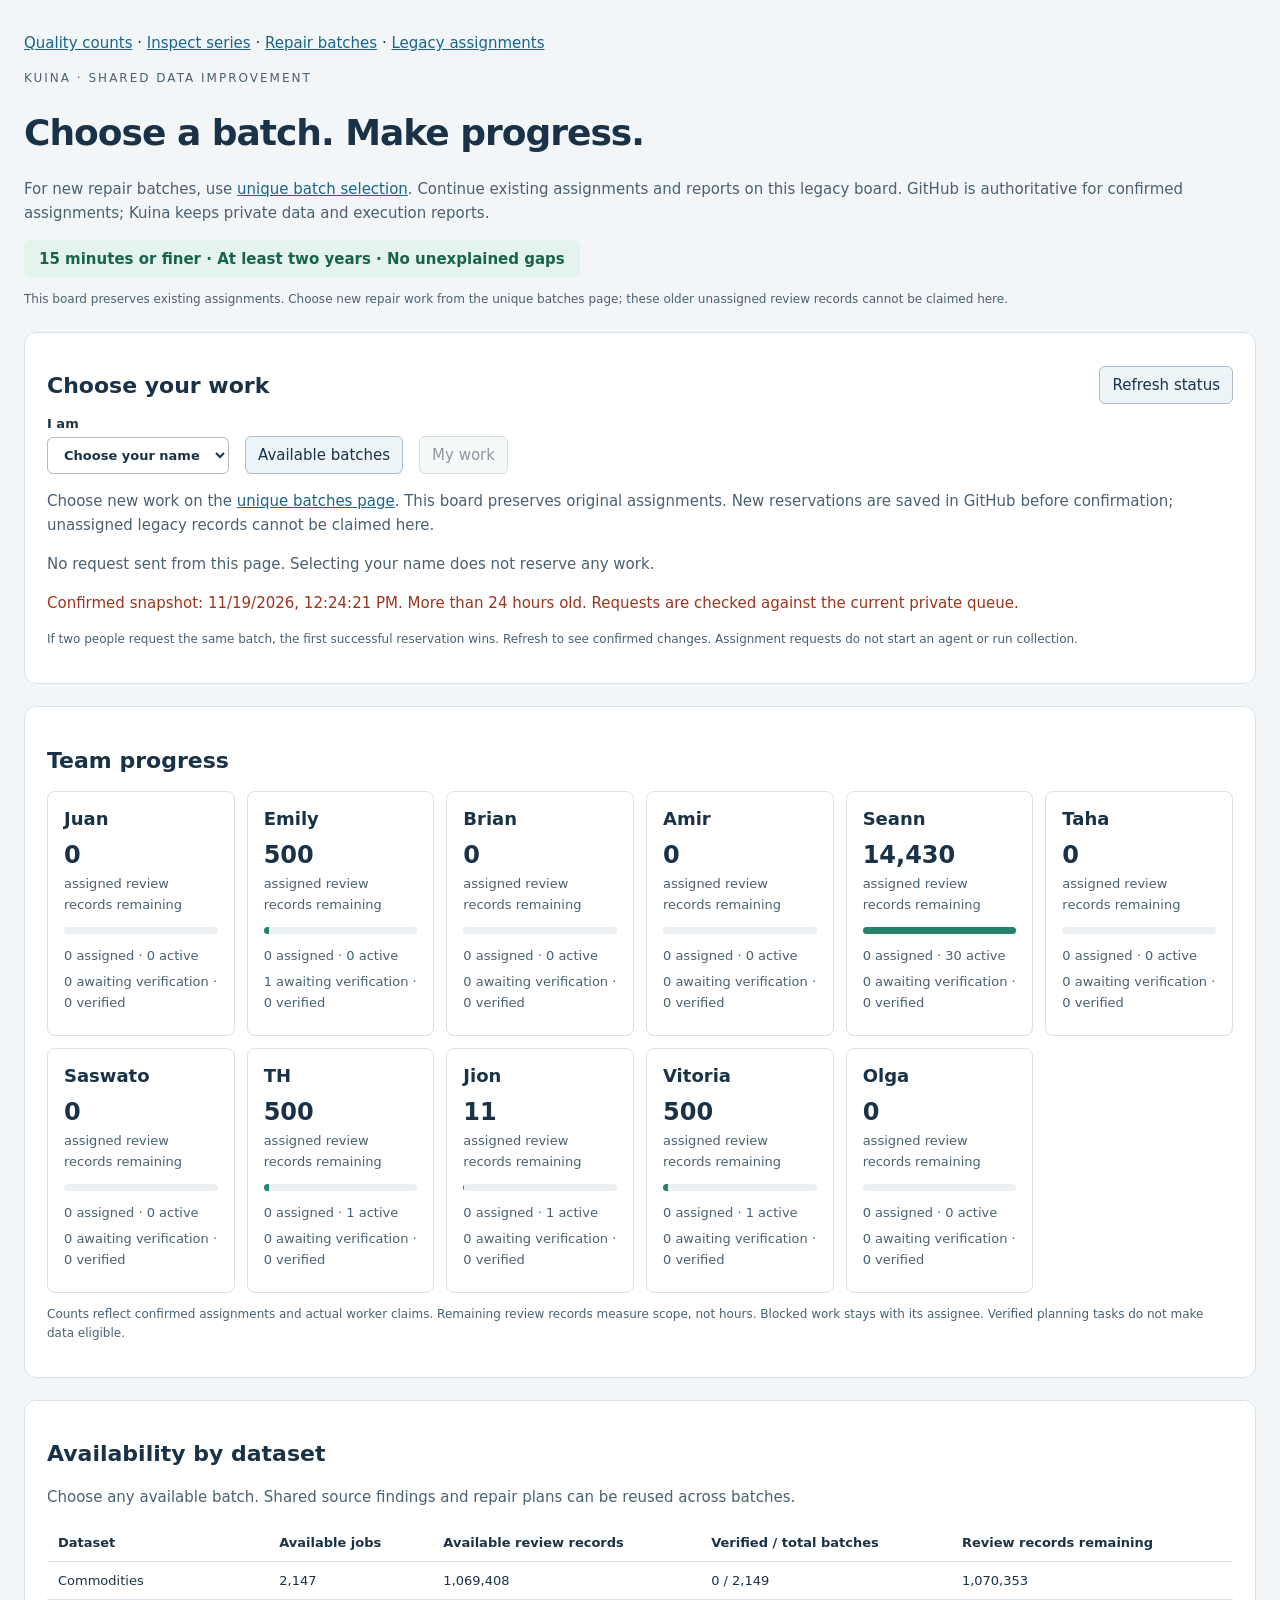
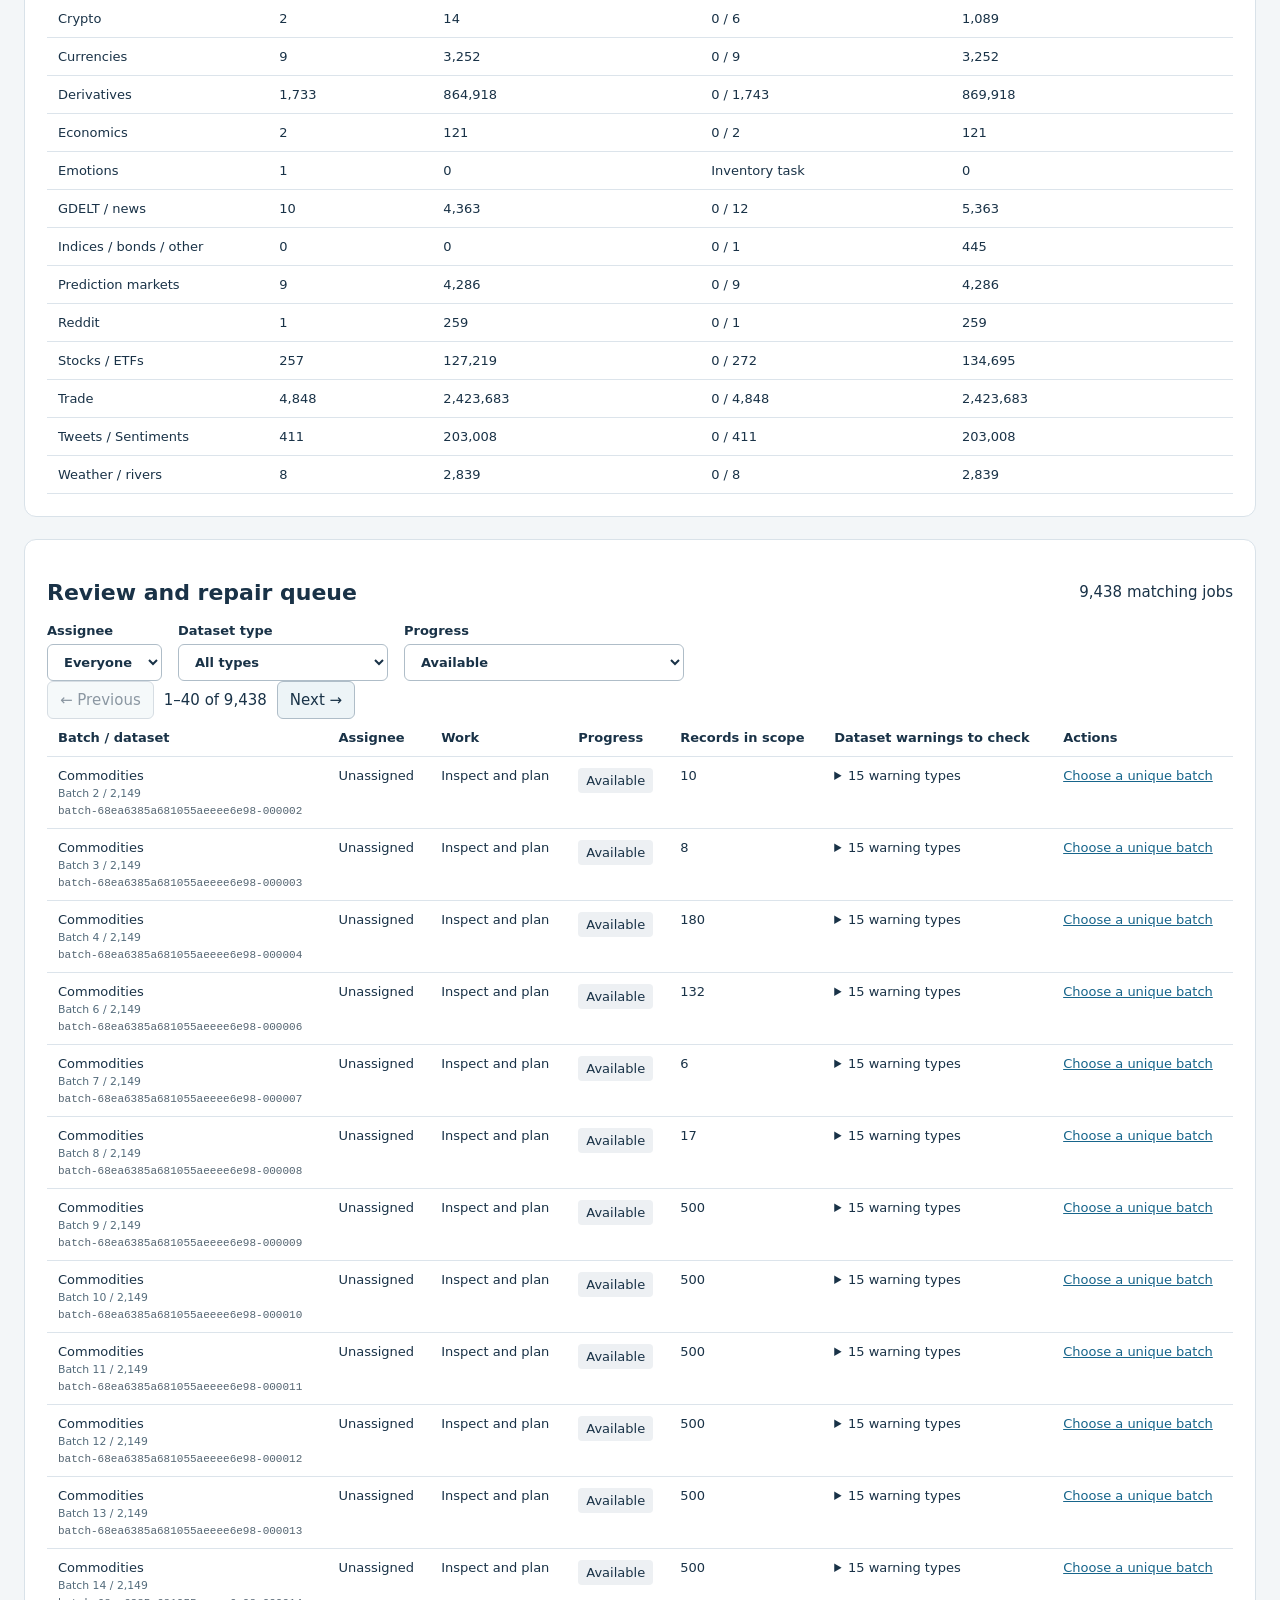
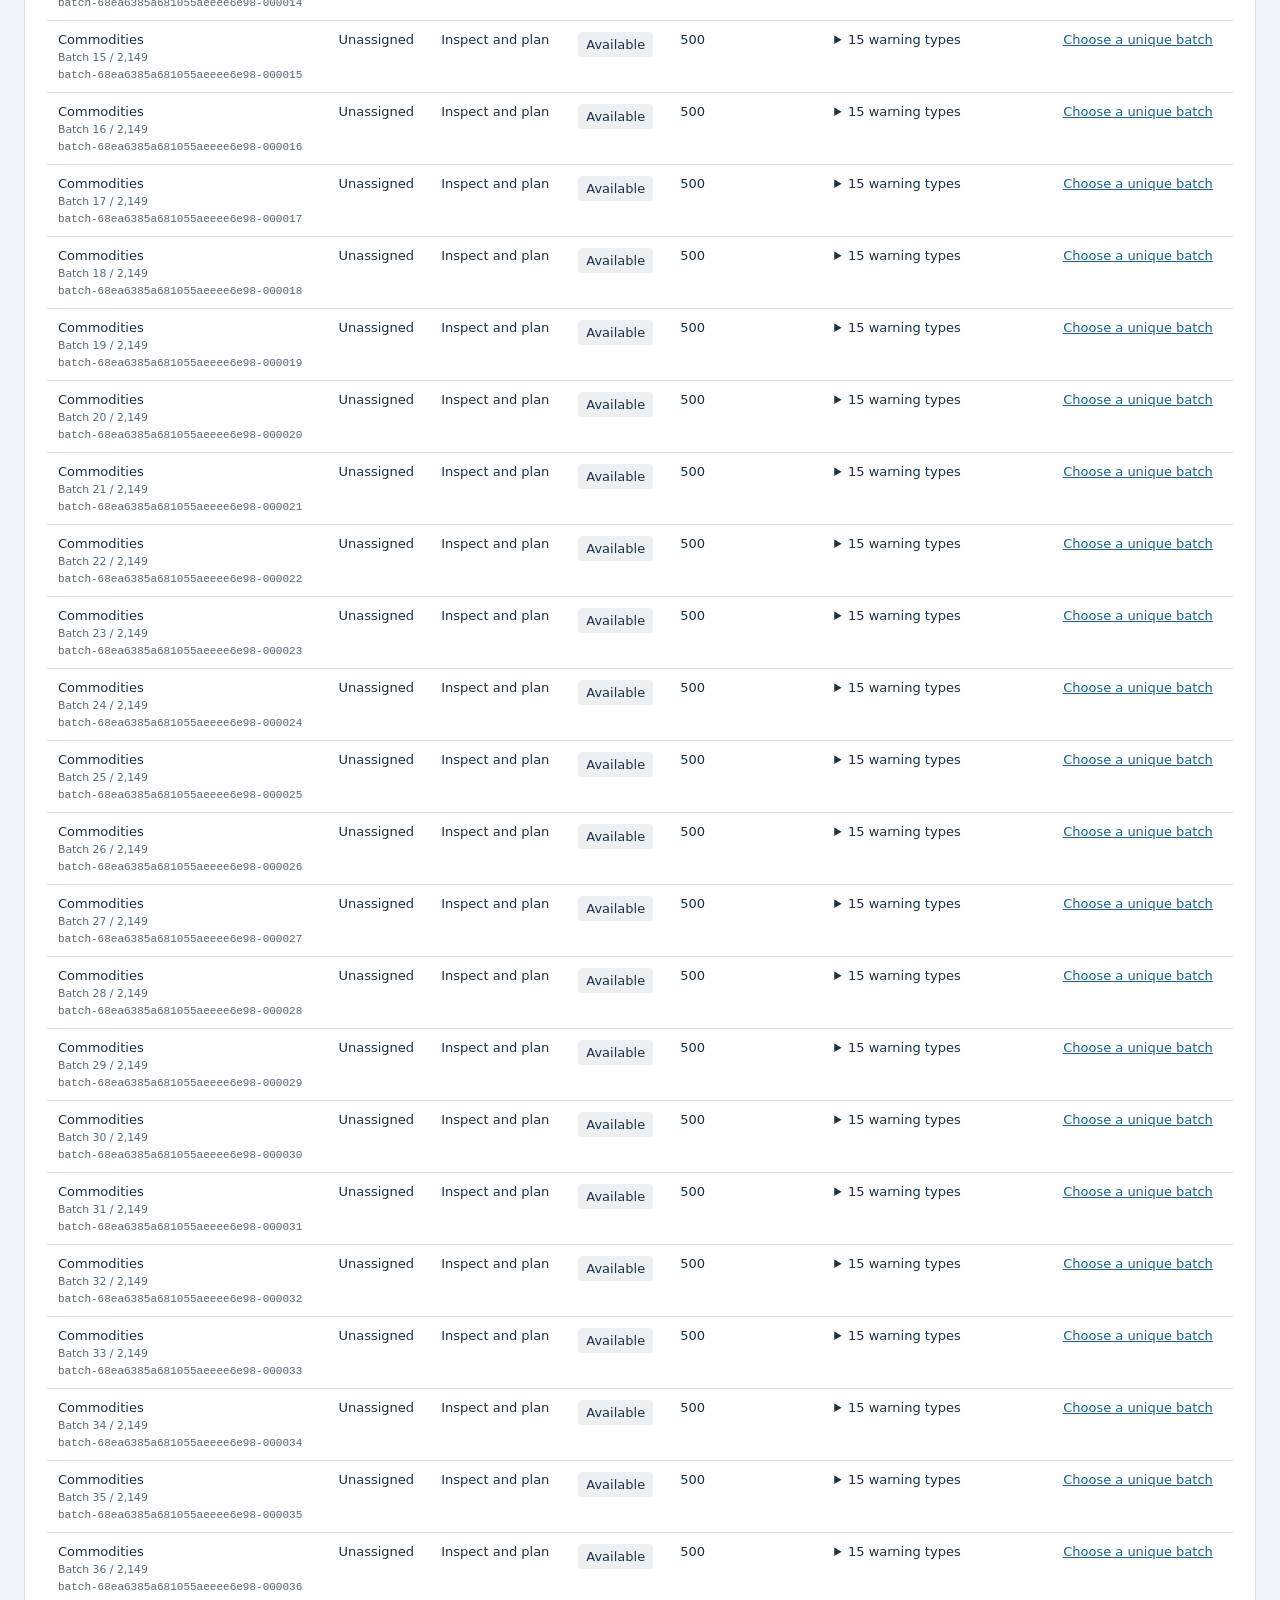
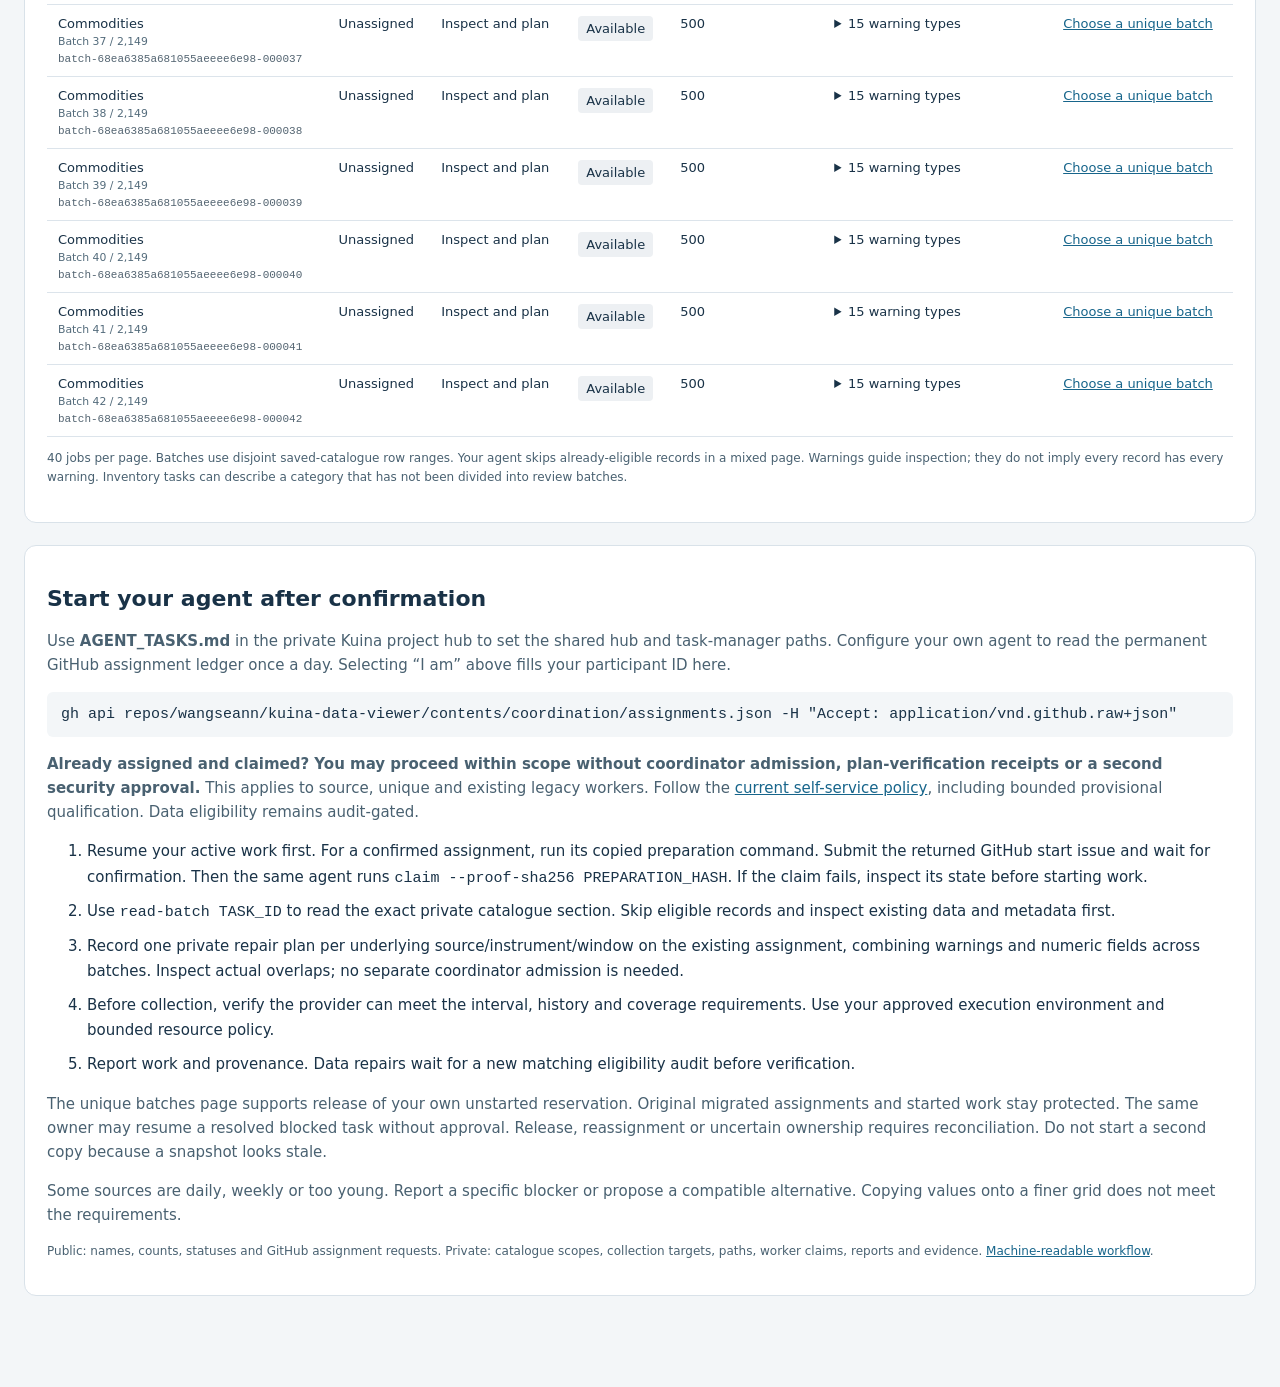
<file: docs/tasks.html>
<!doctype html>
<html lang="en">
<head>
<meta charset="utf-8"><meta name="viewport" content="width=device-width,initial-scale=1">
<meta http-equiv="Content-Security-Policy" content="default-src 'none'; script-src 'self'; style-src 'self'; connect-src 'self'; base-uri 'none'; form-action 'none'">
<title>Kuina · Shared task manager</title>
<link rel="stylesheet" href="explorer.css"><link rel="stylesheet" href="tasks.css">
<script src="tasks-core.js" defer></script><script src="explorer-reasons.js" defer></script><script src="tasks.js" defer></script>
</head>
<body><main>
<header><nav><a href="index.html">Quality counts</a> · <a href="explorer.html">Inspect series</a> · <a href="unique.html">Repair batches</a> · <a href="tasks.html" aria-current="page">Legacy assignments</a></nav>
<p class="eyebrow">Kuina · Shared data improvement</p><h1>Choose a batch. Make progress.</h1>
<p>For new repair batches, use <a href="unique.html">unique batch selection</a>. Continue existing assignments and reports on this legacy board. GitHub is authoritative for confirmed assignments; Kuina keeps private data and execution reports.</p>
<div class="requirements">15 minutes or finer · At least two years · No unexplained gaps</div>
<p id="batch-note" class="small"></p>
</header>
<section class="panel"><div class="heading"><h2>Choose your work</h2><button id="refresh">Refresh status</button></div>
<div class="controls"><label>I am<select id="identity"><option value="">Choose your name</option></select></label><button id="available-work">Available batches</button><button id="my-work" disabled>My work</button></div>
<p>Choose new work on the <a href="unique.html">unique batches page</a>. This board preserves original assignments. New reservations are saved in GitHub before confirmation; unassigned legacy records cannot be claimed here.</p>
<p id="request-note" role="status" aria-live="polite">No request sent from this page. Selecting your name does not reserve any work.</p>
<p id="sync" role="status" aria-live="polite">Loading the confirmed task snapshot…</p>
<p class="small">If two people request the same batch, the first successful reservation wins. Refresh to see confirmed changes. Assignment requests do not start an agent or run collection.</p></section>
<section class="panel"><h2>Team progress</h2><div id="people" class="people"></div>
<p class="small">Counts reflect confirmed assignments and actual worker claims. Remaining review records measure scope, not hours. Blocked work stays with its assignee. Verified planning tasks do not make data eligible.</p></section>
<section class="panel"><h2>Availability by dataset</h2><p>Choose any available batch. Shared source findings and repair plans can be reused across batches.</p><div class="scroll"><table><thead><tr><th>Dataset</th><th>Available jobs</th><th>Available review records</th><th>Verified / total batches</th><th>Review records remaining</th></tr></thead><tbody id="categories"></tbody></table></div></section>
<section class="panel"><div class="heading"><h2>Review and repair queue</h2><span id="task-count"></span></div>
<div class="controls"><label>Assignee<select id="person"><option value="all">Everyone</option></select></label><label>Dataset type<select id="category"><option value="all">All types</option></select></label><label>Progress<select id="status"><option value="all">All statuses</option></select></label></div>
<div class="pager"><button id="previous">← Previous</button><span id="page"></span><button id="next">Next →</button></div>
<div class="scroll"><table><thead><tr><th>Batch / dataset</th><th>Assignee</th><th>Work</th><th>Progress</th><th>Records in scope</th><th>Dataset warnings to check</th><th>Actions</th></tr></thead><tbody id="task-list"></tbody></table></div>
<p class="small">40 jobs per page. Batches use disjoint saved-catalogue row ranges. Your agent skips already-eligible records in a mixed page. Warnings guide inspection; they do not imply every record has every warning. Inventory tasks can describe a category that has not been divided into review batches.</p></section>
<section class="panel"><h2>Start your agent after confirmation</h2><p>Use <strong>AGENT_TASKS.md</strong> in the private Kuina project hub to set the shared hub and task-manager paths. Configure your own agent to read the permanent GitHub assignment ledger once a day. Selecting “I am” above fills your participant ID here.</p>
<pre><code id="poll-command">gh api repos/wangseann/kuina-data-viewer/contents/coordination/assignments.json -H "Accept: application/vnd.github.raw+json"</code></pre>
<p><strong>Already assigned and claimed? You may proceed within scope without coordinator admission, plan-verification receipts or a second security approval.</strong> This applies to source, unique and existing legacy workers. Follow the <a href="https://github.com/wangseann/kuina-data-viewer/blob/main/coordination/SOURCE_JOBS.md#continue-without-coordinator-handoffs">current self-service policy</a>, including bounded provisional qualification. Data eligibility remains audit-gated.</p>
<ol><li>Resume your active work first. For a confirmed assignment, run its copied preparation command. Submit the returned GitHub start issue and wait for confirmation. Then the same agent runs <code>claim --proof-sha256 PREPARATION_HASH</code>. If the claim fails, inspect its state before starting work.</li><li>Use <code>read-batch TASK_ID</code> to read the exact private catalogue section. Skip eligible records and inspect existing data and metadata first.</li><li>Record one private repair plan per underlying source/instrument/window on the existing assignment, combining warnings and numeric fields across batches. Inspect actual overlaps; no separate coordinator admission is needed.</li><li>Before collection, verify the provider can meet the interval, history and coverage requirements. Use your approved execution environment and bounded resource policy.</li><li>Report work and provenance. Data repairs wait for a new matching eligibility audit before verification.</li></ol>
<p>The unique batches page supports release of your own unstarted reservation. Original migrated assignments and started work stay protected. The same owner may resume a resolved blocked task without approval. Release, reassignment or uncertain ownership requires reconciliation. Do not start a second copy because a snapshot looks stale.</p>
<p>Some sources are daily, weekly or too young. Report a specific blocker or propose a compatible alternative. Copying values onto a finer grid does not meet the requirements.</p>
<p class="small">Public: names, counts, statuses and GitHub assignment requests. Private: catalogue scopes, collection targets, paths, worker claims, reports and evidence. <a href="agent-protocol.json">Machine-readable workflow</a>.</p>
</section>
</main></body></html>
</file>
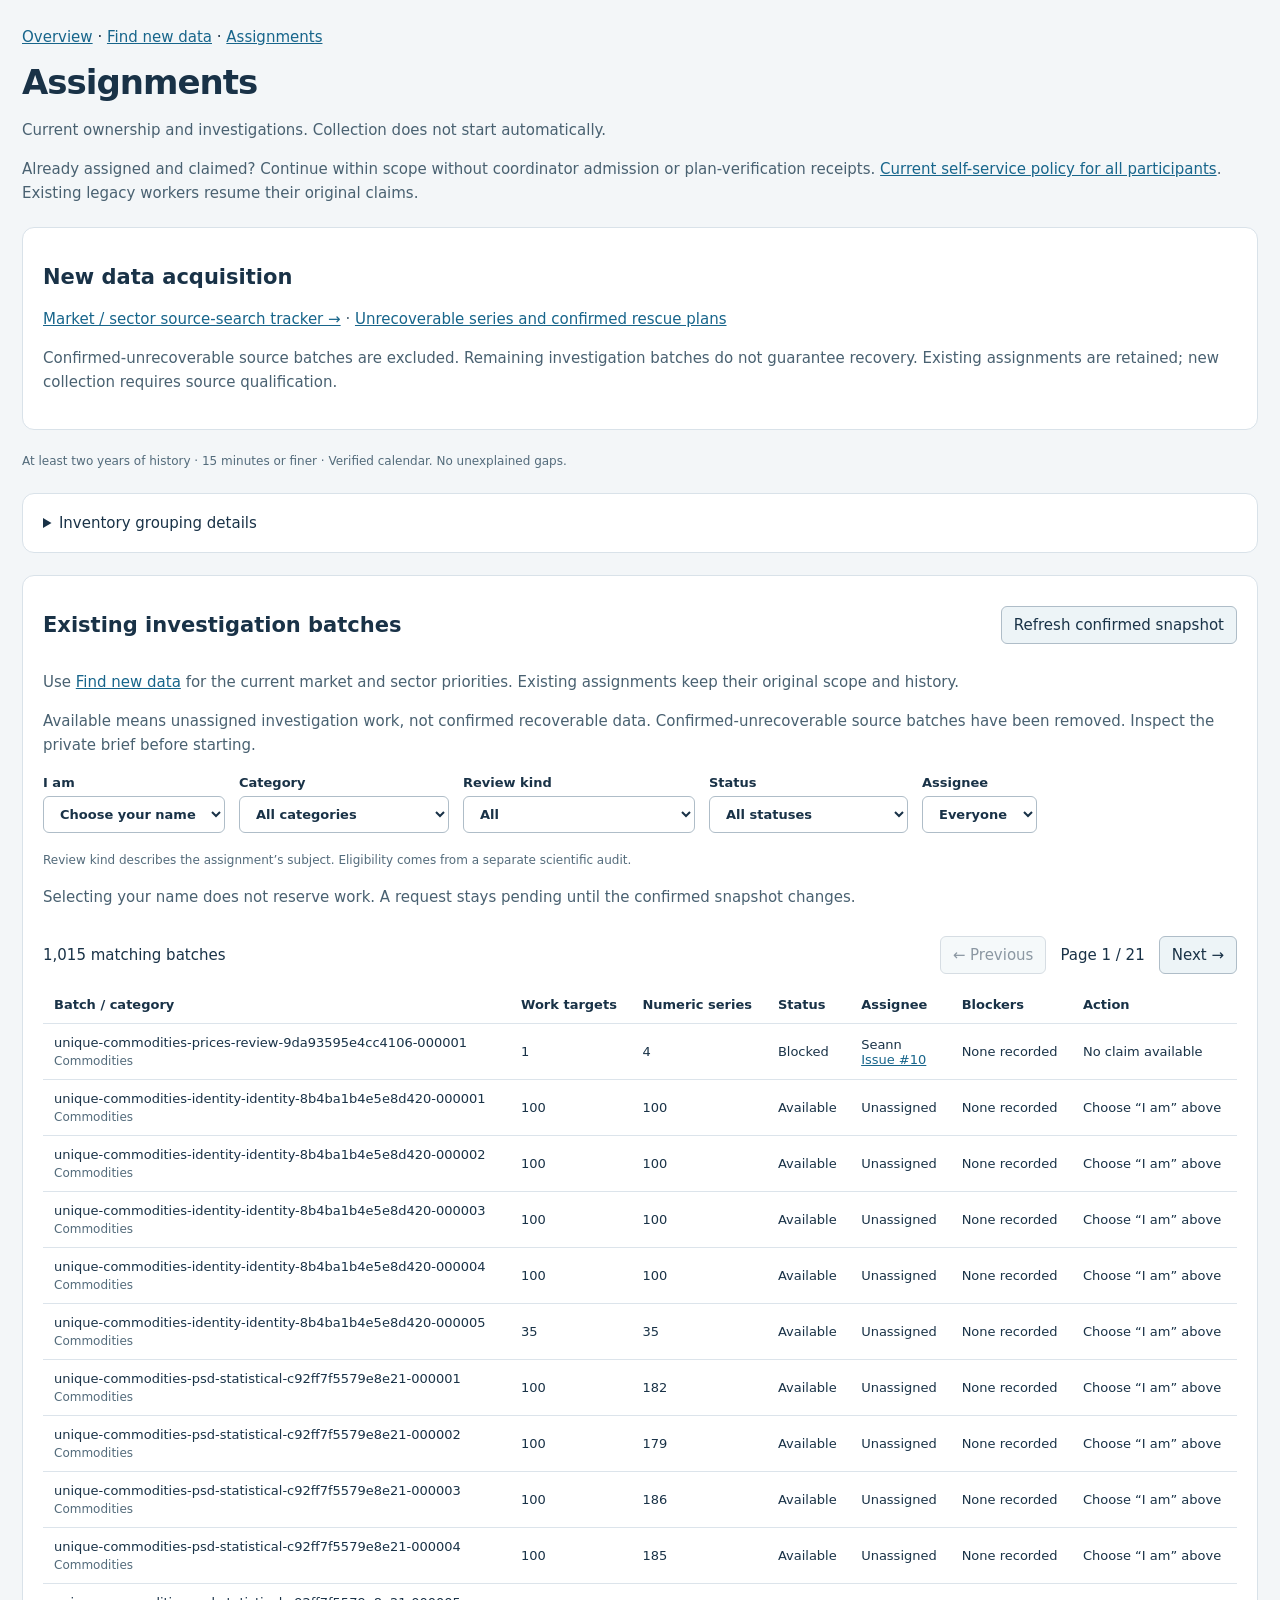
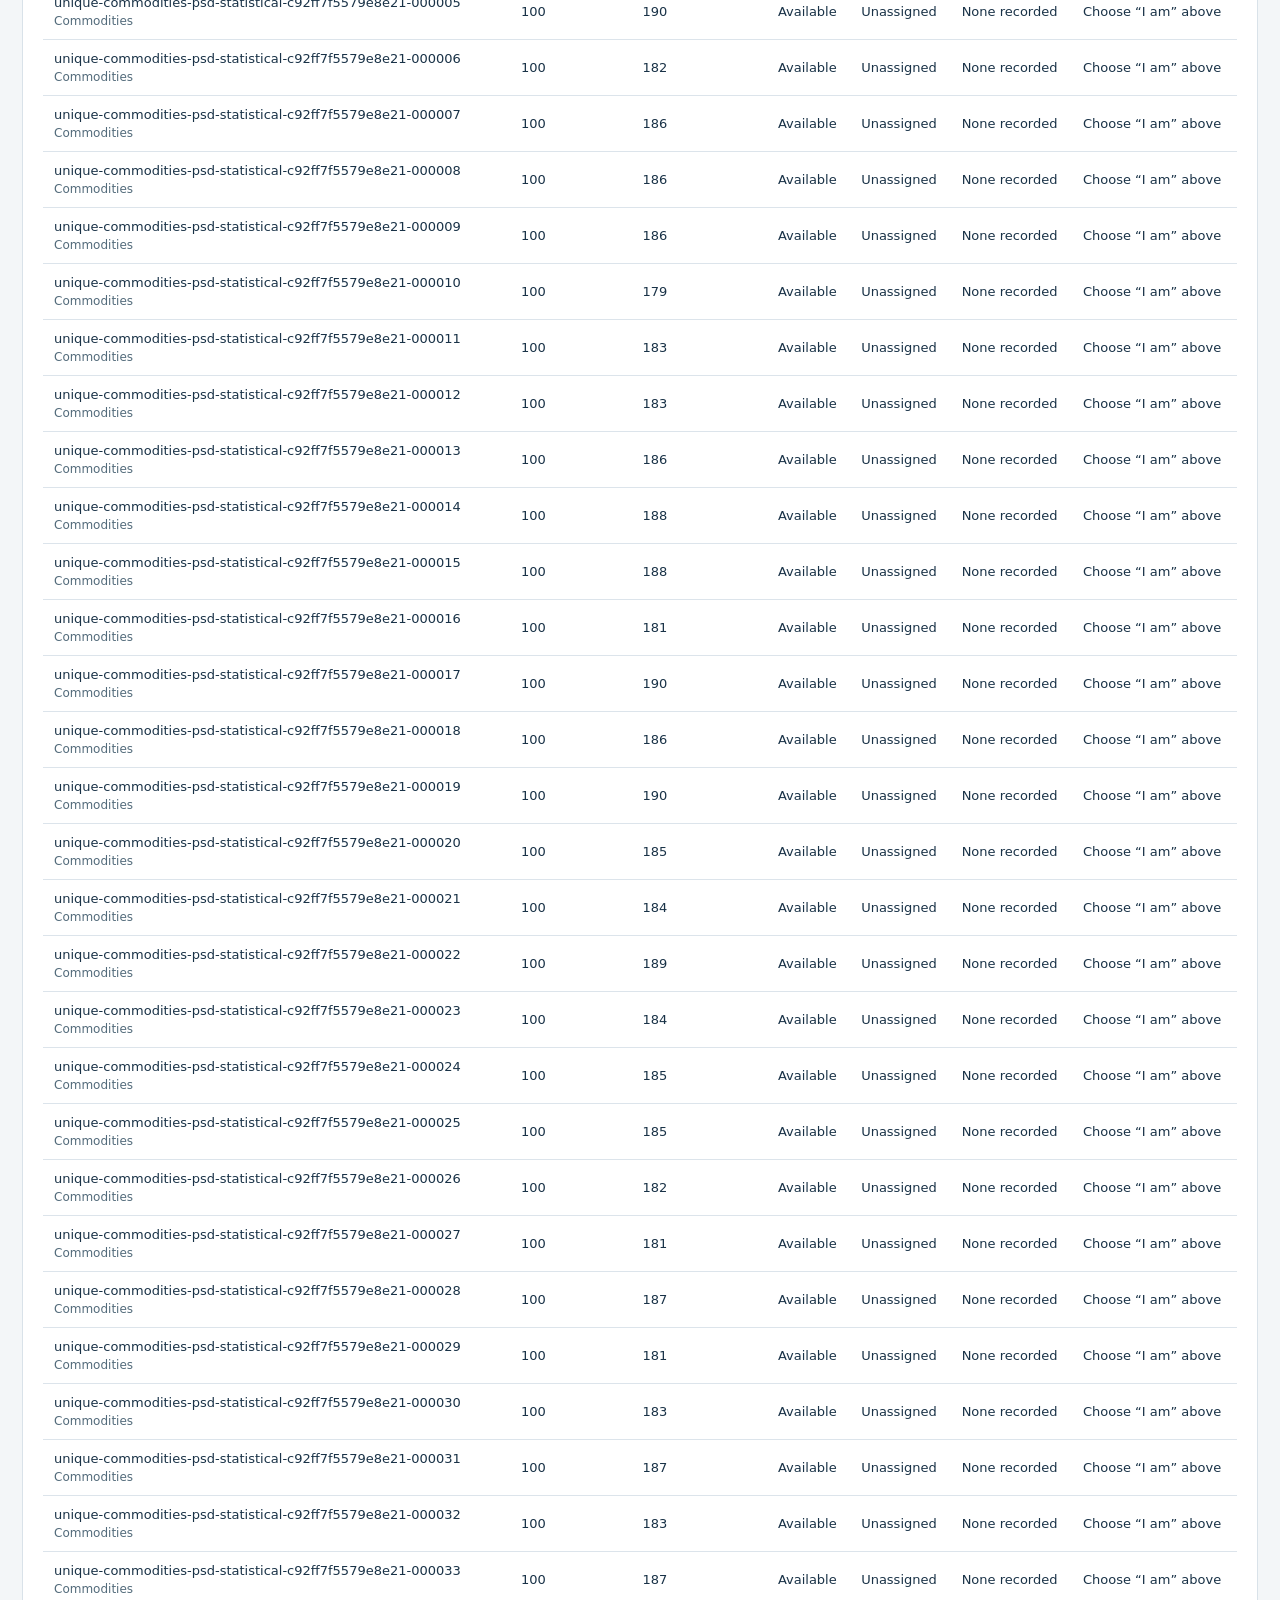
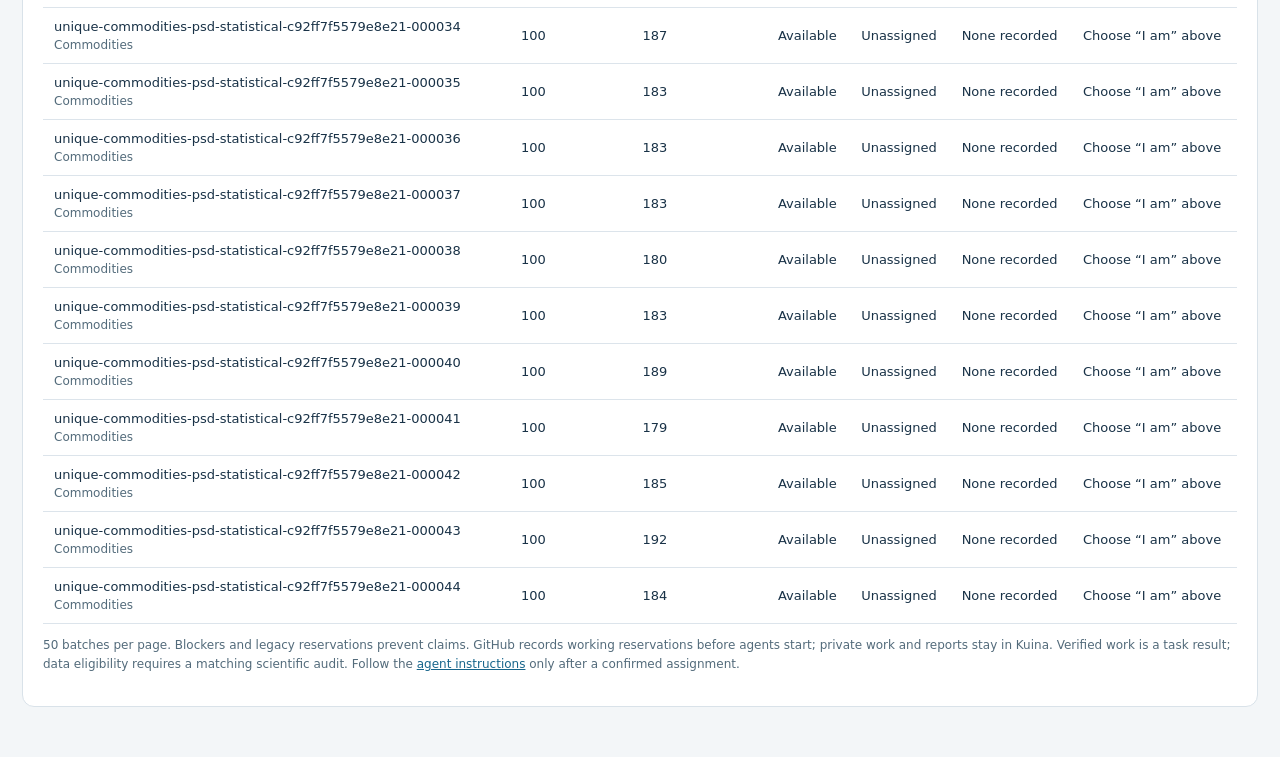
<file: docs/unique.html>
<!doctype html>
<html lang="en"><head><meta charset="utf-8"><meta name="viewport" content="width=device-width,initial-scale=1">
<meta http-equiv="Content-Security-Policy" content="default-src 'none'; script-src 'sha256-uZ4ThWsXeAZiVCXq/eQmPuq1uknxI+RX/chZOjfU2Lw=' 'sha256-DV2dllxYKavqP0pnNLxocy12LuYXswuRYtxDEEjFHnk='; style-src 'sha256-M1OSWU2ZPAufBch2DIjn4rjZ21VK81+BsL1qWC4Nxnc='; base-uri 'none'; form-action 'none'"><title>Kuina · Unique repair work</title><style>:root{font:15px system-ui,sans-serif;color:#193247;background:#f3f6f8}*{box-sizing:border-box}body{margin:0}main{max-width:1450px;margin:auto;padding:28px 22px}a{color:#17658b}h1{font-size:34px;letter-spacing:-1px;margin:16px 0}h2{font-size:21px}p{line-height:1.6;color:#496171}.eyebrow{font-size:12px;text-transform:uppercase;letter-spacing:2px}.panel{background:#fff;border:1px solid #d9e2e9;border-radius:12px;padding:20px;margin:22px 0}.heading,.controls,.pager{display:flex;gap:14px;align-items:center;flex-wrap:wrap}.heading{justify-content:space-between}.controls{align-items:end;margin:18px 0}label{display:grid;gap:6px;font-size:13px;font-weight:600}select,button{font:inherit;padding:9px 12px;border:1px solid #afbdc8;border-radius:6px;background:#fff;color:#193247}button{cursor:pointer;background:#edf4f7}button:disabled{opacity:.5;cursor:default}.small,small{font-size:12px;color:#536b7b}small{display:block;margin-top:4px}.requirements{padding:12px;background:#e4f1fa;border-radius:6px}.scroll{overflow:auto}table{border-collapse:collapse;width:100%;font-size:13px}th,td{padding:11px;text-align:left;border-bottom:1px solid #dce4eb}thead th{vertical-align:bottom}tbody tr:hover{background:#eef5f8}.pager{margin:12px 0}code{overflow-wrap:anywhere;font-size:12px}pre{white-space:pre-wrap}@media(max-width:650px){main{padding:20px 12px}h1{font-size:28px}.panel{padding:14px}select{max-width:100%}.controls label{flex:1 1 140px}th,td{padding:9px}}</style></head>
<body><main><header><nav aria-label="Main navigation"><a href="index.html">Overview</a> · <a href="sources.html">Find new data</a> · <a href="unique.html">Assignments</a></nav>
<h1>Assignments</h1><p>Current ownership and investigations. Collection does not start automatically.</p>
<p>Already assigned and claimed? Continue within scope without coordinator admission or plan-verification receipts. <a href="https://github.com/wangseann/kuina-data-viewer/blob/main/coordination/SOURCE_JOBS.md#continue-without-coordinator-handoffs">Current self-service policy for all participants</a>. Existing legacy workers resume their original claims.</p>
<section class="panel" id="recovery"><h2>New data acquisition</h2><p><a href="sources.html">Market / sector source-search tracker →</a> · <a href="index.html#recovery">Unrecoverable series and confirmed rescue plans</a></p><p>Confirmed-unrecoverable source batches are excluded. Remaining investigation batches do not guarantee recovery. Existing assignments are retained; new collection requires source qualification.</p></section>
<p class="small">At least two years of history · 15 minutes or finer · Verified calendar. No unexplained gaps.</p>
</header><details class="panel"><summary>Inventory grouping details</summary><p>An eligible field does not make a whole target eligible.</p><p class="small">Eligibility counts checked 2026-11-19T19:30:01.694029Z. Quality catalogue <code>681558d487bfb525baab9aee173a3d823607ec4f7ae702252c464db17cef2bce</code>.</p><p class="small">Summary generated 2026-11-18T20:56:36.616448Z · Task snapshot 2026-11-27T07:55:51.289234Z.</p><div class="scroll"><table><thead><tr><th>Category</th><th>Stored numeric series</th><th>Repair subjects</th><th>Field groups</th><th>Subjects with eligible data<br><small>At least one numeric field passes</small></th><th>Unresolved identities</th></tr></thead><tbody id="counts"></tbody></table></div></details>
<section class="panel"><div class="heading"><h2>Existing investigation batches</h2><button id="refresh" type="button">Refresh confirmed snapshot</button></div>
<p>Use <a href="sources.html">Find new data</a> for the current market and sector priorities. Existing assignments keep their original scope and history.</p>
<p>Available means unassigned investigation work, not confirmed recoverable data. Confirmed-unrecoverable source batches have been removed. Inspect the private brief before starting.</p>
<div class="controls"><label>I am<select id="identity"><option value="">Choose your name</option></select></label><label>Category<select id="category"><option value="all">All categories</option></select></label><label>Review kind<select id="review-kind"><option value="all">All</option><option value="market">Market prices</option><option value="statistical">Coarse statistical reports</option><option value="identity">Identity review</option><option value="context">Other context</option><option value="unknown">Unclassified</option></select></label><label>Status<select id="status"><option value="all">All statuses</option></select></label><label>Assignee<select id="person"><option value="all">Everyone</option></select></label></div>
<p class="small">Review kind describes the assignment’s subject. Eligibility comes from a separate scientific audit.</p>
<p id="request-note" role="status" aria-live="polite">Selecting your name does not reserve work. A request stays pending until the confirmed snapshot changes.</p>
<div class="heading"><span id="visible-count"></span><div class="pager"><button id="previous" type="button">← Previous</button><span id="page"></span><button id="next" type="button">Next →</button></div></div>
<div class="scroll"><table><thead><tr><th>Batch / category</th><th>Work targets</th><th>Numeric series</th><th>Status</th><th>Assignee</th><th>Blockers</th><th>Action</th></tr></thead><tbody id="queue"></tbody></table></div>
<p class="small">50 batches per page. Blockers and legacy reservations prevent claims. GitHub records working reservations before agents start; private work and reports stay in Kuina. Verified work is a task result; data eligibility requires a matching scientific audit. Follow the <a href="tasks.html">agent instructions</a> only after a confirmed assignment.</p></section>
</main><script id="unique-data" type="application/json">{"summary":{"categories":[{"distinct_measurement_groups":1025814,"id":"commodities","stored_numeric_series":1070353,"targets_with_saved_eligible_fields":2,"unique_work_targets":1025531,"unresolved_identity_targets":449},{"distinct_measurement_groups":866,"id":"crypto","stored_numeric_series":1161,"targets_with_saved_eligible_fields":16,"unique_work_targets":132,"unresolved_identity_targets":0},{"distinct_measurement_groups":1767,"id":"currencies","stored_numeric_series":3252,"targets_with_saved_eligible_fields":0,"unique_work_targets":365,"unresolved_identity_targets":0},{"distinct_measurement_groups":707853,"id":"derivatives","stored_numeric_series":869918,"targets_with_saved_eligible_fields":0,"unique_work_targets":17290,"unresolved_identity_targets":1066},{"distinct_measurement_groups":121,"id":"economics","stored_numeric_series":121,"targets_with_saved_eligible_fields":0,"unique_work_targets":121,"unresolved_identity_targets":111},{"distinct_measurement_groups":5363,"id":"gdelt","stored_numeric_series":5363,"targets_with_saved_eligible_fields":0,"unique_work_targets":5363,"unresolved_identity_targets":5360},{"distinct_measurement_groups":170,"id":"other-markets","stored_numeric_series":445,"targets_with_saved_eligible_fields":0,"unique_work_targets":34,"unresolved_identity_targets":0},{"distinct_measurement_groups":4286,"id":"prediction-markets","stored_numeric_series":4286,"targets_with_saved_eligible_fields":0,"unique_work_targets":4286,"unresolved_identity_targets":4286},{"distinct_measurement_groups":259,"id":"reddit","stored_numeric_series":259,"targets_with_saved_eligible_fields":0,"unique_work_targets":259,"unresolved_identity_targets":259},{"distinct_measurement_groups":136026,"id":"sentiment","stored_numeric_series":203008,"targets_with_saved_eligible_fields":0,"unique_work_targets":9720,"unresolved_identity_targets":0},{"distinct_measurement_groups":68732,"id":"stocks","stored_numeric_series":134695,"targets_with_saved_eligible_fields":580,"unique_work_targets":11759,"unresolved_identity_targets":457},{"distinct_measurement_groups":2423683,"id":"trade","stored_numeric_series":2423683,"targets_with_saved_eligible_fields":0,"unique_work_targets":377312,"unresolved_identity_targets":0},{"distinct_measurement_groups":2839,"id":"weather","stored_numeric_series":2839,"targets_with_saved_eligible_fields":1,"unique_work_targets":325,"unresolved_identity_targets":1}],"eligibility":{"assessed_at":"2026-11-19T19:30:01.694029Z","proof_sha256":"3f7b8db1d8e463b699cbe271cc2a4eaf81368ca2a26cf836aaeb0854c4c9c7ae","quality_manifest_sha256":"681558d487bfb525baab9aee173a3d823607ec4f7ae702252c464db17cef2bce"},"generated_at":"2026-11-18T20:56:36.616448Z","grouping_status":"VERIFIED_CROSS_SOURCE","input_manifest_sha256":"afb7ad035db7141391301f95cf0791aa2200c8ea1b8c6a73793c4eb0fdbbace3","schema":"kuina-unique-public-summary-v2"},"tasks":{"schema":"kuina-unique-public-tasks-v1","generated_at":"2026-11-27T07:55:51.289234Z","people":[{"id":"juan","name":"Juan"},{"id":"emily","name":"Emily"},{"id":"brian","name":"Brian"},{"id":"amir","name":"Amir"},{"id":"seann","name":"Seann"},{"id":"taha","name":"Taha"},{"id":"saswato","name":"Saswato"},{"id":"th","name":"TH"},{"id":"jion","name":"Jion"},{"id":"vitoria","name":"Vitoria"},{"id":"olga","name":"Olga"}],"batches":[{"id":"unique-commodities-prices-review-9da93595e4cc4106-000001","category":"commodities","target_count":1,"series_count":4,"status":"blocked","assignee":"seann","assignment_issue":10,"blocker_codes":[]},{"id":"unique-commodities-identity-identity-8b4ba1b4e5e8d420-000001","category":"commodities","target_count":100,"series_count":100,"status":"available","assignee":null,"assignment_issue":null,"blocker_codes":[]},{"id":"unique-commodities-identity-identity-8b4ba1b4e5e8d420-000002","category":"commodities","target_count":100,"series_count":100,"status":"available","assignee":null,"assignment_issue":null,"blocker_codes":[]},{"id":"unique-commodities-identity-identity-8b4ba1b4e5e8d420-000003","category":"commodities","target_count":100,"series_count":100,"status":"available","assignee":null,"assignment_issue":null,"blocker_codes":[]},{"id":"unique-commodities-identity-identity-8b4ba1b4e5e8d420-000004","category":"commodities","target_count":100,"series_count":100,"status":"available","assignee":null,"assignment_issue":null,"blocker_codes":[]},{"id":"unique-commodities-identity-identity-8b4ba1b4e5e8d420-000005","category":"commodities","target_count":35,"series_count":35,"status":"available","assignee":null,"assignment_issue":null,"blocker_codes":[]},{"id":"unique-commodities-psd-statistical-c92ff7f5579e8e21-000001","category":"commodities","target_count":100,"series_count":182,"status":"available","assignee":null,"assignment_issue":null,"blocker_codes":[]},{"id":"unique-commodities-psd-statistical-c92ff7f5579e8e21-000002","category":"commodities","target_count":100,"series_count":179,"status":"available","assignee":null,"assignment_issue":null,"blocker_codes":[]},{"id":"unique-commodities-psd-statistical-c92ff7f5579e8e21-000003","category":"commodities","target_count":100,"series_count":186,"status":"available","assignee":null,"assignment_issue":null,"blocker_codes":[]},{"id":"unique-commodities-psd-statistical-c92ff7f5579e8e21-000004","category":"commodities","target_count":100,"series_count":185,"status":"available","assignee":null,"assignment_issue":null,"blocker_codes":[]},{"id":"unique-commodities-psd-statistical-c92ff7f5579e8e21-000005","category":"commodities","target_count":100,"series_count":190,"status":"available","assignee":null,"assignment_issue":null,"blocker_codes":[]},{"id":"unique-commodities-psd-statistical-c92ff7f5579e8e21-000006","category":"commodities","target_count":100,"series_count":182,"status":"available","assignee":null,"assignment_issue":null,"blocker_codes":[]},{"id":"unique-commodities-psd-statistical-c92ff7f5579e8e21-000007","category":"commodities","target_count":100,"series_count":186,"status":"available","assignee":null,"assignment_issue":null,"blocker_codes":[]},{"id":"unique-commodities-psd-statistical-c92ff7f5579e8e21-000008","category":"commodities","target_count":100,"series_count":186,"status":"available","assignee":null,"assignment_issue":null,"blocker_codes":[]},{"id":"unique-commodities-psd-statistical-c92ff7f5579e8e21-000009","category":"commodities","target_count":100,"series_count":186,"status":"available","assignee":null,"assignment_issue":null,"blocker_codes":[]},{"id":"unique-commodities-psd-statistical-c92ff7f5579e8e21-000010","category":"commodities","target_count":100,"series_count":179,"status":"available","assignee":null,"assignment_issue":null,"blocker_codes":[]},{"id":"unique-commodities-psd-statistical-c92ff7f5579e8e21-000011","category":"commodities","target_count":100,"series_count":183,"status":"available","assignee":null,"assignment_issue":null,"blocker_codes":[]},{"id":"unique-commodities-psd-statistical-c92ff7f5579e8e21-000012","category":"commodities","target_count":100,"series_count":183,"status":"available","assignee":null,"assignment_issue":null,"blocker_codes":[]},{"id":"unique-commodities-psd-statistical-c92ff7f5579e8e21-000013","category":"commodities","target_count":100,"series_count":186,"status":"available","assignee":null,"assignment_issue":null,"blocker_codes":[]},{"id":"unique-commodities-psd-statistical-c92ff7f5579e8e21-000014","category":"commodities","target_count":100,"series_count":188,"status":"available","assignee":null,"assignment_issue":null,"blocker_codes":[]},{"id":"unique-commodities-psd-statistical-c92ff7f5579e8e21-000015","category":"commodities","target_count":100,"series_count":188,"status":"available","assignee":null,"assignment_issue":null,"blocker_codes":[]},{"id":"unique-commodities-psd-statistical-c92ff7f5579e8e21-000016","category":"commodities","target_count":100,"series_count":181,"status":"available","assignee":null,"assignment_issue":null,"blocker_codes":[]},{"id":"unique-commodities-psd-statistical-c92ff7f5579e8e21-000017","category":"commodities","target_count":100,"series_count":190,"status":"available","assignee":null,"assignment_issue":null,"blocker_codes":[]},{"id":"unique-commodities-psd-statistical-c92ff7f5579e8e21-000018","category":"commodities","target_count":100,"series_count":186,"status":"available","assignee":null,"assignment_issue":null,"blocker_codes":[]},{"id":"unique-commodities-psd-statistical-c92ff7f5579e8e21-000019","category":"commodities","target_count":100,"series_count":190,"status":"available","assignee":null,"assignment_issue":null,"blocker_codes":[]},{"id":"unique-commodities-psd-statistical-c92ff7f5579e8e21-000020","category":"commodities","target_count":100,"series_count":185,"status":"available","assignee":null,"assignment_issue":null,"blocker_codes":[]},{"id":"unique-commodities-psd-statistical-c92ff7f5579e8e21-000021","category":"commodities","target_count":100,"series_count":184,"status":"available","assignee":null,"assignment_issue":null,"blocker_codes":[]},{"id":"unique-commodities-psd-statistical-c92ff7f5579e8e21-000022","category":"commodities","target_count":100,"series_count":189,"status":"available","assignee":null,"assignment_issue":null,"blocker_codes":[]},{"id":"unique-commodities-psd-statistical-c92ff7f5579e8e21-000023","category":"commodities","target_count":100,"series_count":184,"status":"available","assignee":null,"assignment_issue":null,"blocker_codes":[]},{"id":"unique-commodities-psd-statistical-c92ff7f5579e8e21-000024","category":"commodities","target_count":100,"series_count":185,"status":"available","assignee":null,"assignment_issue":null,"blocker_codes":[]},{"id":"unique-commodities-psd-statistical-c92ff7f5579e8e21-000025","category":"commodities","target_count":100,"series_count":185,"status":"available","assignee":null,"assignment_issue":null,"blocker_codes":[]},{"id":"unique-commodities-psd-statistical-c92ff7f5579e8e21-000026","category":"commodities","target_count":100,"series_count":182,"status":"available","assignee":null,"assignment_issue":null,"blocker_codes":[]},{"id":"unique-commodities-psd-statistical-c92ff7f5579e8e21-000027","category":"commodities","target_count":100,"series_count":181,"status":"available","assignee":null,"assignment_issue":null,"blocker_codes":[]},{"id":"unique-commodities-psd-statistical-c92ff7f5579e8e21-000028","category":"commodities","target_count":100,"series_count":187,"status":"available","assignee":null,"assignment_issue":null,"blocker_codes":[]},{"id":"unique-commodities-psd-statistical-c92ff7f5579e8e21-000029","category":"commodities","target_count":100,"series_count":181,"status":"available","assignee":null,"assignment_issue":null,"blocker_codes":[]},{"id":"unique-commodities-psd-statistical-c92ff7f5579e8e21-000030","category":"commodities","target_count":100,"series_count":183,"status":"available","assignee":null,"assignment_issue":null,"blocker_codes":[]},{"id":"unique-commodities-psd-statistical-c92ff7f5579e8e21-000031","category":"commodities","target_count":100,"series_count":187,"status":"available","assignee":null,"assignment_issue":null,"blocker_codes":[]},{"id":"unique-commodities-psd-statistical-c92ff7f5579e8e21-000032","category":"commodities","target_count":100,"series_count":183,"status":"available","assignee":null,"assignment_issue":null,"blocker_codes":[]},{"id":"unique-commodities-psd-statistical-c92ff7f5579e8e21-000033","category":"commodities","target_count":100,"series_count":187,"status":"available","assignee":null,"assignment_issue":null,"blocker_codes":[]},{"id":"unique-commodities-psd-statistical-c92ff7f5579e8e21-000034","category":"commodities","target_count":100,"series_count":187,"status":"available","assignee":null,"assignment_issue":null,"blocker_codes":[]},{"id":"unique-commodities-psd-statistical-c92ff7f5579e8e21-000035","category":"commodities","target_count":100,"series_count":183,"status":"available","assignee":null,"assignment_issue":null,"blocker_codes":[]},{"id":"unique-commodities-psd-statistical-c92ff7f5579e8e21-000036","category":"commodities","target_count":100,"series_count":183,"status":"available","assignee":null,"assignment_issue":null,"blocker_codes":[]},{"id":"unique-commodities-psd-statistical-c92ff7f5579e8e21-000037","category":"commodities","target_count":100,"series_count":183,"status":"available","assignee":null,"assignment_issue":null,"blocker_codes":[]},{"id":"unique-commodities-psd-statistical-c92ff7f5579e8e21-000038","category":"commodities","target_count":100,"series_count":180,"status":"available","assignee":null,"assignment_issue":null,"blocker_codes":[]},{"id":"unique-commodities-psd-statistical-c92ff7f5579e8e21-000039","category":"commodities","target_count":100,"series_count":183,"status":"available","assignee":null,"assignment_issue":null,"blocker_codes":[]},{"id":"unique-commodities-psd-statistical-c92ff7f5579e8e21-000040","category":"commodities","target_count":100,"series_count":189,"status":"available","assignee":null,"assignment_issue":null,"blocker_codes":[]},{"id":"unique-commodities-psd-statistical-c92ff7f5579e8e21-000041","category":"commodities","target_count":100,"series_count":179,"status":"available","assignee":null,"assignment_issue":null,"blocker_codes":[]},{"id":"unique-commodities-psd-statistical-c92ff7f5579e8e21-000042","category":"commodities","target_count":100,"series_count":185,"status":"available","assignee":null,"assignment_issue":null,"blocker_codes":[]},{"id":"unique-commodities-psd-statistical-c92ff7f5579e8e21-000043","category":"commodities","target_count":100,"series_count":192,"status":"available","assignee":null,"assignment_issue":null,"blocker_codes":[]},{"id":"unique-commodities-psd-statistical-c92ff7f5579e8e21-000044","category":"commodities","target_count":100,"series_count":184,"status":"available","assignee":null,"assignment_issue":null,"blocker_codes":[]},{"id":"unique-commodities-psd-statistical-c92ff7f5579e8e21-000045","category":"commodities","target_count":100,"series_count":176,"status":"available","assignee":null,"assignment_issue":null,"blocker_codes":[]},{"id":"unique-commodities-psd-statistical-c92ff7f5579e8e21-000046","category":"commodities","target_count":100,"series_count":190,"status":"available","assignee":null,"assignment_issue":null,"blocker_codes":[]},{"id":"unique-commodities-psd-statistical-c92ff7f5579e8e21-000047","category":"commodities","target_count":100,"series_count":192,"status":"available","assignee":null,"assignment_issue":null,"blocker_codes":[]},{"id":"unique-commodities-psd-statistical-c92ff7f5579e8e21-000048","category":"commodities","target_count":100,"series_count":184,"status":"available","assignee":null,"assignment_issue":null,"blocker_codes":[]},{"id":"unique-commodities-psd-statistical-c92ff7f5579e8e21-000049","category":"commodities","target_count":100,"series_count":188,"status":"available","assignee":null,"assignment_issue":null,"blocker_codes":[]},{"id":"unique-commodities-psd-statistical-c92ff7f5579e8e21-000050","category":"commodities","target_count":100,"series_count":189,"status":"available","assignee":null,"assignment_issue":null,"blocker_codes":[]},{"id":"unique-commodities-psd-statistical-c92ff7f5579e8e21-000051","category":"commodities","target_count":100,"series_count":187,"status":"available","assignee":null,"assignment_issue":null,"blocker_codes":[]},{"id":"unique-commodities-psd-statistical-c92ff7f5579e8e21-000052","category":"commodities","target_count":100,"series_count":181,"status":"available","assignee":null,"assignment_issue":null,"blocker_codes":[]},{"id":"unique-commodities-psd-statistical-c92ff7f5579e8e21-000053","category":"commodities","target_count":100,"series_count":187,"status":"available","assignee":null,"assignment_issue":null,"blocker_codes":[]},{"id":"unique-commodities-psd-statistical-c92ff7f5579e8e21-000054","category":"commodities","target_count":100,"series_count":186,"status":"available","assignee":null,"assignment_issue":null,"blocker_codes":[]},{"id":"unique-commodities-psd-statistical-c92ff7f5579e8e21-000055","category":"commodities","target_count":100,"series_count":186,"status":"available","assignee":null,"assignment_issue":null,"blocker_codes":[]},{"id":"unique-commodities-psd-statistical-c92ff7f5579e8e21-000056","category":"commodities","target_count":100,"series_count":187,"status":"available","assignee":null,"assignment_issue":null,"blocker_codes":[]},{"id":"unique-commodities-psd-statistical-c92ff7f5579e8e21-000057","category":"commodities","target_count":100,"series_count":182,"status":"available","assignee":null,"assignment_issue":null,"blocker_codes":[]},{"id":"unique-commodities-psd-statistical-c92ff7f5579e8e21-000058","category":"commodities","target_count":100,"series_count":184,"status":"available","assignee":null,"assignment_issue":null,"blocker_codes":[]},{"id":"unique-commodities-psd-statistical-c92ff7f5579e8e21-000059","category":"commodities","target_count":100,"series_count":189,"status":"available","assignee":null,"assignment_issue":null,"blocker_codes":[]},{"id":"unique-commodities-psd-statistical-c92ff7f5579e8e21-000060","category":"commodities","target_count":100,"series_count":195,"status":"available","assignee":null,"assignment_issue":null,"blocker_codes":[]},{"id":"unique-commodities-psd-statistical-c92ff7f5579e8e21-000061","category":"commodities","target_count":100,"series_count":183,"status":"available","assignee":null,"assignment_issue":null,"blocker_codes":[]},{"id":"unique-commodities-psd-statistical-c92ff7f5579e8e21-000062","category":"commodities","target_count":100,"series_count":189,"status":"available","assignee":null,"assignment_issue":null,"blocker_codes":[]},{"id":"unique-commodities-psd-statistical-c92ff7f5579e8e21-000063","category":"commodities","target_count":100,"series_count":188,"status":"available","assignee":null,"assignment_issue":null,"blocker_codes":[]},{"id":"unique-commodities-psd-statistical-c92ff7f5579e8e21-000064","category":"commodities","target_count":100,"series_count":192,"status":"available","assignee":null,"assignment_issue":null,"blocker_codes":[]},{"id":"unique-commodities-psd-statistical-c92ff7f5579e8e21-000065","category":"commodities","target_count":100,"series_count":191,"status":"available","assignee":null,"assignment_issue":null,"blocker_codes":[]},{"id":"unique-commodities-psd-statistical-c92ff7f5579e8e21-000066","category":"commodities","target_count":100,"series_count":186,"status":"available","assignee":null,"assignment_issue":null,"blocker_codes":[]},{"id":"unique-commodities-psd-statistical-c92ff7f5579e8e21-000067","category":"commodities","target_count":100,"series_count":187,"status":"available","assignee":null,"assignment_issue":null,"blocker_codes":[]},{"id":"unique-commodities-psd-statistical-c92ff7f5579e8e21-000068","category":"commodities","target_count":100,"series_count":178,"status":"available","assignee":null,"assignment_issue":null,"blocker_codes":[]},{"id":"unique-commodities-psd-statistical-c92ff7f5579e8e21-000069","category":"commodities","target_count":100,"series_count":185,"status":"available","assignee":null,"assignment_issue":null,"blocker_codes":[]},{"id":"unique-commodities-psd-statistical-c92ff7f5579e8e21-000070","category":"commodities","target_count":100,"series_count":185,"status":"available","assignee":null,"assignment_issue":null,"blocker_codes":[]},{"id":"unique-commodities-psd-statistical-c92ff7f5579e8e21-000071","category":"commodities","target_count":100,"series_count":187,"status":"available","assignee":null,"assignment_issue":null,"blocker_codes":[]},{"id":"unique-commodities-psd-statistical-c92ff7f5579e8e21-000072","category":"commodities","target_count":100,"series_count":180,"status":"available","assignee":null,"assignment_issue":null,"blocker_codes":[]},{"id":"unique-commodities-psd-statistical-c92ff7f5579e8e21-000073","category":"commodities","target_count":100,"series_count":189,"status":"available","assignee":null,"assignment_issue":null,"blocker_codes":[]},{"id":"unique-commodities-psd-statistical-c92ff7f5579e8e21-000074","category":"commodities","target_count":100,"series_count":187,"status":"available","assignee":null,"assignment_issue":null,"blocker_codes":[]},{"id":"unique-commodities-psd-statistical-c92ff7f5579e8e21-000075","category":"commodities","target_count":100,"series_count":179,"status":"available","assignee":null,"assignment_issue":null,"blocker_codes":[]},{"id":"unique-commodities-psd-statistical-c92ff7f5579e8e21-000076","category":"commodities","target_count":100,"series_count":188,"status":"available","assignee":null,"assignment_issue":null,"blocker_codes":[]},{"id":"unique-commodities-psd-statistical-c92ff7f5579e8e21-000077","category":"commodities","target_count":100,"series_count":186,"status":"available","assignee":null,"assignment_issue":null,"blocker_codes":[]},{"id":"unique-commodities-psd-statistical-c92ff7f5579e8e21-000078","category":"commodities","target_count":100,"series_count":182,"status":"available","assignee":null,"assignment_issue":null,"blocker_codes":[]},{"id":"unique-commodities-psd-statistical-c92ff7f5579e8e21-000079","category":"commodities","target_count":100,"series_count":190,"status":"available","assignee":null,"assignment_issue":null,"blocker_codes":[]},{"id":"unique-commodities-psd-statistical-c92ff7f5579e8e21-000080","category":"commodities","target_count":100,"series_count":187,"status":"available","assignee":null,"assignment_issue":null,"blocker_codes":[]},{"id":"unique-commodities-psd-statistical-c92ff7f5579e8e21-000081","category":"commodities","target_count":100,"series_count":177,"status":"available","assignee":null,"assignment_issue":null,"blocker_codes":[]},{"id":"unique-commodities-psd-statistical-c92ff7f5579e8e21-000082","category":"commodities","target_count":100,"series_count":185,"status":"available","assignee":null,"assignment_issue":null,"blocker_codes":[]},{"id":"unique-commodities-psd-statistical-c92ff7f5579e8e21-000083","category":"commodities","target_count":100,"series_count":182,"status":"available","assignee":null,"assignment_issue":null,"blocker_codes":[]},{"id":"unique-commodities-psd-statistical-c92ff7f5579e8e21-000084","category":"commodities","target_count":100,"series_count":184,"status":"available","assignee":null,"assignment_issue":null,"blocker_codes":[]},{"id":"unique-commodities-psd-statistical-c92ff7f5579e8e21-000085","category":"commodities","target_count":100,"series_count":191,"status":"available","assignee":null,"assignment_issue":null,"blocker_codes":[]},{"id":"unique-commodities-psd-statistical-c92ff7f5579e8e21-000086","category":"commodities","target_count":100,"series_count":181,"status":"available","assignee":null,"assignment_issue":null,"blocker_codes":[]},{"id":"unique-commodities-psd-statistical-c92ff7f5579e8e21-000087","category":"commodities","target_count":100,"series_count":182,"status":"available","assignee":null,"assignment_issue":null,"blocker_codes":[]},{"id":"unique-commodities-psd-statistical-c92ff7f5579e8e21-000088","category":"commodities","target_count":100,"series_count":182,"status":"available","assignee":null,"assignment_issue":null,"blocker_codes":[]},{"id":"unique-commodities-psd-statistical-c92ff7f5579e8e21-000089","category":"commodities","target_count":100,"series_count":184,"status":"available","assignee":null,"assignment_issue":null,"blocker_codes":[]},{"id":"unique-commodities-psd-statistical-c92ff7f5579e8e21-000090","category":"commodities","target_count":100,"series_count":186,"status":"available","assignee":null,"assignment_issue":null,"blocker_codes":[]},{"id":"unique-commodities-psd-statistical-c92ff7f5579e8e21-000091","category":"commodities","target_count":100,"series_count":187,"status":"available","assignee":null,"assignment_issue":null,"blocker_codes":[]},{"id":"unique-commodities-psd-statistical-c92ff7f5579e8e21-000092","category":"commodities","target_count":100,"series_count":187,"status":"available","assignee":null,"assignment_issue":null,"blocker_codes":[]},{"id":"unique-commodities-psd-statistical-c92ff7f5579e8e21-000093","category":"commodities","target_count":100,"series_count":179,"status":"available","assignee":null,"assignment_issue":null,"blocker_codes":[]},{"id":"unique-commodities-psd-statistical-c92ff7f5579e8e21-000094","category":"commodities","target_count":100,"series_count":182,"status":"available","assignee":null,"assignment_issue":null,"blocker_codes":[]},{"id":"unique-commodities-psd-statistical-c92ff7f5579e8e21-000095","category":"commodities","target_count":100,"series_count":186,"status":"available","assignee":null,"assignment_issue":null,"blocker_codes":[]},{"id":"unique-commodities-psd-statistical-c92ff7f5579e8e21-000096","category":"commodities","target_count":100,"series_count":188,"status":"available","assignee":null,"assignment_issue":null,"blocker_codes":[]},{"id":"unique-commodities-psd-statistical-c92ff7f5579e8e21-000097","category":"commodities","target_count":100,"series_count":187,"status":"available","assignee":null,"assignment_issue":null,"blocker_codes":[]},{"id":"unique-commodities-psd-statistical-c92ff7f5579e8e21-000098","category":"commodities","target_count":100,"series_count":186,"status":"available","assignee":null,"assignment_issue":null,"blocker_codes":[]},{"id":"unique-commodities-psd-statistical-c92ff7f5579e8e21-000099","category":"commodities","target_count":100,"series_count":187,"status":"available","assignee":null,"assignment_issue":null,"blocker_codes":[]},{"id":"unique-commodities-psd-statistical-c92ff7f5579e8e21-000100","category":"commodities","target_count":100,"series_count":185,"status":"available","assignee":null,"assignment_issue":null,"blocker_codes":[]},{"id":"unique-commodities-psd-statistical-c92ff7f5579e8e21-000101","category":"commodities","target_count":100,"series_count":189,"status":"available","assignee":null,"assignment_issue":null,"blocker_codes":[]},{"id":"unique-commodities-psd-statistical-c92ff7f5579e8e21-000102","category":"commodities","target_count":100,"series_count":187,"status":"available","assignee":null,"assignment_issue":null,"blocker_codes":[]},{"id":"unique-commodities-psd-statistical-c92ff7f5579e8e21-000103","category":"commodities","target_count":100,"series_count":185,"status":"available","assignee":null,"assignment_issue":null,"blocker_codes":[]},{"id":"unique-commodities-psd-statistical-c92ff7f5579e8e21-000104","category":"commodities","target_count":100,"series_count":179,"status":"available","assignee":null,"assignment_issue":null,"blocker_codes":[]},{"id":"unique-commodities-psd-statistical-c92ff7f5579e8e21-000105","category":"commodities","target_count":100,"series_count":187,"status":"available","assignee":null,"assignment_issue":null,"blocker_codes":[]},{"id":"unique-commodities-psd-statistical-c92ff7f5579e8e21-000106","category":"commodities","target_count":100,"series_count":187,"status":"available","assignee":null,"assignment_issue":null,"blocker_codes":[]},{"id":"unique-commodities-psd-statistical-c92ff7f5579e8e21-000107","category":"commodities","target_count":100,"series_count":184,"status":"available","assignee":null,"assignment_issue":null,"blocker_codes":[]},{"id":"unique-commodities-psd-statistical-c92ff7f5579e8e21-000108","category":"commodities","target_count":100,"series_count":185,"status":"available","assignee":null,"assignment_issue":null,"blocker_codes":[]},{"id":"unique-commodities-psd-statistical-c92ff7f5579e8e21-000109","category":"commodities","target_count":100,"series_count":188,"status":"available","assignee":null,"assignment_issue":null,"blocker_codes":[]},{"id":"unique-commodities-psd-statistical-c92ff7f5579e8e21-000110","category":"commodities","target_count":100,"series_count":187,"status":"available","assignee":null,"assignment_issue":null,"blocker_codes":[]},{"id":"unique-commodities-psd-statistical-c92ff7f5579e8e21-000111","category":"commodities","target_count":100,"series_count":177,"status":"available","assignee":null,"assignment_issue":null,"blocker_codes":[]},{"id":"unique-commodities-psd-statistical-c92ff7f5579e8e21-000112","category":"commodities","target_count":100,"series_count":186,"status":"available","assignee":null,"assignment_issue":null,"blocker_codes":[]},{"id":"unique-commodities-psd-statistical-c92ff7f5579e8e21-000113","category":"commodities","target_count":100,"series_count":177,"status":"available","assignee":null,"assignment_issue":null,"blocker_codes":[]},{"id":"unique-commodities-psd-statistical-c92ff7f5579e8e21-000114","category":"commodities","target_count":100,"series_count":191,"status":"available","assignee":null,"assignment_issue":null,"blocker_codes":[]},{"id":"unique-commodities-psd-statistical-c92ff7f5579e8e21-000115","category":"commodities","target_count":100,"series_count":187,"status":"available","assignee":null,"assignment_issue":null,"blocker_codes":[]},{"id":"unique-commodities-psd-statistical-c92ff7f5579e8e21-000116","category":"commodities","target_count":100,"series_count":183,"status":"available","assignee":null,"assignment_issue":null,"blocker_codes":[]},{"id":"unique-commodities-psd-statistical-c92ff7f5579e8e21-000117","category":"commodities","target_count":100,"series_count":185,"status":"available","assignee":null,"assignment_issue":null,"blocker_codes":[]},{"id":"unique-commodities-psd-statistical-c92ff7f5579e8e21-000118","category":"commodities","target_count":100,"series_count":179,"status":"available","assignee":null,"assignment_issue":null,"blocker_codes":[]},{"id":"unique-commodities-psd-statistical-c92ff7f5579e8e21-000119","category":"commodities","target_count":100,"series_count":181,"status":"available","assignee":null,"assignment_issue":null,"blocker_codes":[]},{"id":"unique-commodities-psd-statistical-c92ff7f5579e8e21-000120","category":"commodities","target_count":100,"series_count":182,"status":"available","assignee":null,"assignment_issue":null,"blocker_codes":[]},{"id":"unique-commodities-psd-statistical-c92ff7f5579e8e21-000121","category":"commodities","target_count":100,"series_count":188,"status":"available","assignee":null,"assignment_issue":null,"blocker_codes":[]},{"id":"unique-commodities-psd-statistical-c92ff7f5579e8e21-000122","category":"commodities","target_count":100,"series_count":183,"status":"available","assignee":null,"assignment_issue":null,"blocker_codes":[]},{"id":"unique-commodities-psd-statistical-c92ff7f5579e8e21-000123","category":"commodities","target_count":100,"series_count":181,"status":"available","assignee":null,"assignment_issue":null,"blocker_codes":[]},{"id":"unique-commodities-psd-statistical-c92ff7f5579e8e21-000124","category":"commodities","target_count":100,"series_count":182,"status":"available","assignee":null,"assignment_issue":null,"blocker_codes":[]},{"id":"unique-commodities-psd-statistical-c92ff7f5579e8e21-000125","category":"commodities","target_count":100,"series_count":191,"status":"available","assignee":null,"assignment_issue":null,"blocker_codes":[]},{"id":"unique-commodities-psd-statistical-c92ff7f5579e8e21-000126","category":"commodities","target_count":100,"series_count":185,"status":"available","assignee":null,"assignment_issue":null,"blocker_codes":[]},{"id":"unique-commodities-psd-statistical-c92ff7f5579e8e21-000127","category":"commodities","target_count":100,"series_count":189,"status":"available","assignee":null,"assignment_issue":null,"blocker_codes":[]},{"id":"unique-commodities-psd-statistical-c92ff7f5579e8e21-000128","category":"commodities","target_count":100,"series_count":188,"status":"available","assignee":null,"assignment_issue":null,"blocker_codes":[]},{"id":"unique-commodities-psd-statistical-c92ff7f5579e8e21-000129","category":"commodities","target_count":100,"series_count":185,"status":"available","assignee":null,"assignment_issue":null,"blocker_codes":[]},{"id":"unique-commodities-psd-statistical-c92ff7f5579e8e21-000130","category":"commodities","target_count":100,"series_count":189,"status":"available","assignee":null,"assignment_issue":null,"blocker_codes":[]},{"id":"unique-commodities-psd-statistical-c92ff7f5579e8e21-000131","category":"commodities","target_count":100,"series_count":185,"status":"available","assignee":null,"assignment_issue":null,"blocker_codes":[]},{"id":"unique-commodities-psd-statistical-c92ff7f5579e8e21-000132","category":"commodities","target_count":100,"series_count":185,"status":"available","assignee":null,"assignment_issue":null,"blocker_codes":[]},{"id":"unique-commodities-psd-statistical-c92ff7f5579e8e21-000133","category":"commodities","target_count":100,"series_count":185,"status":"available","assignee":null,"assignment_issue":null,"blocker_codes":[]},{"id":"unique-commodities-psd-statistical-c92ff7f5579e8e21-000134","category":"commodities","target_count":100,"series_count":190,"status":"available","assignee":null,"assignment_issue":null,"blocker_codes":[]},{"id":"unique-commodities-psd-statistical-c92ff7f5579e8e21-000135","category":"commodities","target_count":100,"series_count":183,"status":"available","assignee":null,"assignment_issue":null,"blocker_codes":[]},{"id":"unique-commodities-psd-statistical-c92ff7f5579e8e21-000136","category":"commodities","target_count":100,"series_count":186,"status":"available","assignee":null,"assignment_issue":null,"blocker_codes":[]},{"id":"unique-commodities-psd-statistical-c92ff7f5579e8e21-000137","category":"commodities","target_count":100,"series_count":184,"status":"available","assignee":null,"assignment_issue":null,"blocker_codes":[]},{"id":"unique-commodities-psd-statistical-c92ff7f5579e8e21-000138","category":"commodities","target_count":100,"series_count":183,"status":"available","assignee":null,"assignment_issue":null,"blocker_codes":[]},{"id":"unique-commodities-psd-statistical-c92ff7f5579e8e21-000139","category":"commodities","target_count":100,"series_count":186,"status":"available","assignee":null,"assignment_issue":null,"blocker_codes":[]},{"id":"unique-commodities-psd-statistical-c92ff7f5579e8e21-000140","category":"commodities","target_count":100,"series_count":182,"status":"available","assignee":null,"assignment_issue":null,"blocker_codes":[]},{"id":"unique-commodities-psd-statistical-c92ff7f5579e8e21-000141","category":"commodities","target_count":100,"series_count":188,"status":"available","assignee":null,"assignment_issue":null,"blocker_codes":[]},{"id":"unique-commodities-psd-statistical-c92ff7f5579e8e21-000142","category":"commodities","target_count":100,"series_count":185,"status":"available","assignee":null,"assignment_issue":null,"blocker_codes":[]},{"id":"unique-commodities-psd-statistical-c92ff7f5579e8e21-000143","category":"commodities","target_count":100,"series_count":184,"status":"available","assignee":null,"assignment_issue":null,"blocker_codes":[]},{"id":"unique-commodities-psd-statistical-c92ff7f5579e8e21-000144","category":"commodities","target_count":100,"series_count":185,"status":"available","assignee":null,"assignment_issue":null,"blocker_codes":[]},{"id":"unique-commodities-psd-statistical-c92ff7f5579e8e21-000145","category":"commodities","target_count":100,"series_count":183,"status":"available","assignee":null,"assignment_issue":null,"blocker_codes":[]},{"id":"unique-commodities-psd-statistical-c92ff7f5579e8e21-000146","category":"commodities","target_count":100,"series_count":188,"status":"available","assignee":null,"assignment_issue":null,"blocker_codes":[]},{"id":"unique-commodities-psd-statistical-c92ff7f5579e8e21-000147","category":"commodities","target_count":100,"series_count":181,"status":"available","assignee":null,"assignment_issue":null,"blocker_codes":[]},{"id":"unique-commodities-psd-statistical-c92ff7f5579e8e21-000148","category":"commodities","target_count":100,"series_count":181,"status":"available","assignee":null,"assignment_issue":null,"blocker_codes":[]},{"id":"unique-commodities-psd-statistical-c92ff7f5579e8e21-000149","category":"commodities","target_count":100,"series_count":181,"status":"available","assignee":null,"assignment_issue":null,"blocker_codes":[]},{"id":"unique-commodities-psd-statistical-c92ff7f5579e8e21-000150","category":"commodities","target_count":100,"series_count":187,"status":"available","assignee":null,"assignment_issue":null,"blocker_codes":[]},{"id":"unique-commodities-psd-statistical-c92ff7f5579e8e21-000151","category":"commodities","target_count":100,"series_count":186,"status":"available","assignee":null,"assignment_issue":null,"blocker_codes":[]},{"id":"unique-commodities-psd-statistical-c92ff7f5579e8e21-000152","category":"commodities","target_count":100,"series_count":187,"status":"available","assignee":null,"assignment_issue":null,"blocker_codes":[]},{"id":"unique-commodities-psd-statistical-c92ff7f5579e8e21-000153","category":"commodities","target_count":100,"series_count":182,"status":"available","assignee":null,"assignment_issue":null,"blocker_codes":[]},{"id":"unique-commodities-psd-statistical-c92ff7f5579e8e21-000154","category":"commodities","target_count":100,"series_count":184,"status":"available","assignee":null,"assignment_issue":null,"blocker_codes":[]},{"id":"unique-commodities-psd-statistical-c92ff7f5579e8e21-000155","category":"commodities","target_count":100,"series_count":189,"status":"available","assignee":null,"assignment_issue":null,"blocker_codes":[]},{"id":"unique-commodities-psd-statistical-c92ff7f5579e8e21-000156","category":"commodities","target_count":100,"series_count":186,"status":"available","assignee":null,"assignment_issue":null,"blocker_codes":[]},{"id":"unique-commodities-psd-statistical-c92ff7f5579e8e21-000157","category":"commodities","target_count":100,"series_count":182,"status":"available","assignee":null,"assignment_issue":null,"blocker_codes":[]},{"id":"unique-commodities-psd-statistical-c92ff7f5579e8e21-000158","category":"commodities","target_count":100,"series_count":186,"status":"available","assignee":null,"assignment_issue":null,"blocker_codes":[]},{"id":"unique-commodities-psd-statistical-c92ff7f5579e8e21-000159","category":"commodities","target_count":100,"series_count":186,"status":"available","assignee":null,"assignment_issue":null,"blocker_codes":[]},{"id":"unique-commodities-psd-statistical-c92ff7f5579e8e21-000160","category":"commodities","target_count":100,"series_count":184,"status":"available","assignee":null,"assignment_issue":null,"blocker_codes":[]},{"id":"unique-commodities-psd-statistical-c92ff7f5579e8e21-000161","category":"commodities","target_count":100,"series_count":186,"status":"available","assignee":null,"assignment_issue":null,"blocker_codes":[]},{"id":"unique-commodities-psd-statistical-c92ff7f5579e8e21-000162","category":"commodities","target_count":100,"series_count":184,"status":"available","assignee":null,"assignment_issue":null,"blocker_codes":[]},{"id":"unique-commodities-psd-statistical-c92ff7f5579e8e21-000163","category":"commodities","target_count":100,"series_count":185,"status":"available","assignee":null,"assignment_issue":null,"blocker_codes":[]},{"id":"unique-commodities-psd-statistical-c92ff7f5579e8e21-000164","category":"commodities","target_count":100,"series_count":187,"status":"available","assignee":null,"assignment_issue":null,"blocker_codes":[]},{"id":"unique-commodities-psd-statistical-c92ff7f5579e8e21-000165","category":"commodities","target_count":100,"series_count":187,"status":"available","assignee":null,"assignment_issue":null,"blocker_codes":[]},{"id":"unique-commodities-psd-statistical-c92ff7f5579e8e21-000166","category":"commodities","target_count":100,"series_count":183,"status":"available","assignee":null,"assignment_issue":null,"blocker_codes":[]},{"id":"unique-commodities-psd-statistical-c92ff7f5579e8e21-000167","category":"commodities","target_count":100,"series_count":183,"status":"available","assignee":null,"assignment_issue":null,"blocker_codes":[]},{"id":"unique-commodities-psd-statistical-c92ff7f5579e8e21-000168","category":"commodities","target_count":100,"series_count":182,"status":"available","assignee":null,"assignment_issue":null,"blocker_codes":[]},{"id":"unique-commodities-psd-statistical-c92ff7f5579e8e21-000169","category":"commodities","target_count":100,"series_count":188,"status":"available","assignee":null,"assignment_issue":null,"blocker_codes":[]},{"id":"unique-commodities-psd-statistical-c92ff7f5579e8e21-000170","category":"commodities","target_count":100,"series_count":182,"status":"available","assignee":null,"assignment_issue":null,"blocker_codes":[]},{"id":"unique-commodities-psd-statistical-c92ff7f5579e8e21-000171","category":"commodities","target_count":100,"series_count":189,"status":"available","assignee":null,"assignment_issue":null,"blocker_codes":[]},{"id":"unique-commodities-psd-statistical-c92ff7f5579e8e21-000172","category":"commodities","target_count":100,"series_count":185,"status":"available","assignee":null,"assignment_issue":null,"blocker_codes":[]},{"id":"unique-commodities-psd-statistical-c92ff7f5579e8e21-000173","category":"commodities","target_count":100,"series_count":185,"status":"available","assignee":null,"assignment_issue":null,"blocker_codes":[]},{"id":"unique-commodities-psd-statistical-c92ff7f5579e8e21-000174","category":"commodities","target_count":100,"series_count":182,"status":"available","assignee":null,"assignment_issue":null,"blocker_codes":[]},{"id":"unique-commodities-psd-statistical-c92ff7f5579e8e21-000175","category":"commodities","target_count":100,"series_count":186,"status":"available","assignee":null,"assignment_issue":null,"blocker_codes":[]},{"id":"unique-commodities-psd-statistical-c92ff7f5579e8e21-000176","category":"commodities","target_count":100,"series_count":187,"status":"available","assignee":null,"assignment_issue":null,"blocker_codes":[]},{"id":"unique-commodities-psd-statistical-c92ff7f5579e8e21-000177","category":"commodities","target_count":100,"series_count":187,"status":"available","assignee":null,"assignment_issue":null,"blocker_codes":[]},{"id":"unique-commodities-psd-statistical-c92ff7f5579e8e21-000178","category":"commodities","target_count":100,"series_count":183,"status":"available","assignee":null,"assignment_issue":null,"blocker_codes":[]},{"id":"unique-commodities-psd-statistical-c92ff7f5579e8e21-000179","category":"commodities","target_count":100,"series_count":185,"status":"available","assignee":null,"assignment_issue":null,"blocker_codes":[]},{"id":"unique-commodities-psd-statistical-c92ff7f5579e8e21-000180","category":"commodities","target_count":100,"series_count":181,"status":"available","assignee":null,"assignment_issue":null,"blocker_codes":[]},{"id":"unique-commodities-psd-statistical-c92ff7f5579e8e21-000181","category":"commodities","target_count":100,"series_count":189,"status":"available","assignee":null,"assignment_issue":null,"blocker_codes":[]},{"id":"unique-commodities-psd-statistical-c92ff7f5579e8e21-000182","category":"commodities","target_count":100,"series_count":181,"status":"available","assignee":null,"assignment_issue":null,"blocker_codes":[]},{"id":"unique-commodities-psd-statistical-c92ff7f5579e8e21-000183","category":"commodities","target_count":100,"series_count":183,"status":"available","assignee":null,"assignment_issue":null,"blocker_codes":[]},{"id":"unique-commodities-psd-statistical-c92ff7f5579e8e21-000184","category":"commodities","target_count":100,"series_count":175,"status":"available","assignee":null,"assignment_issue":null,"blocker_codes":[]},{"id":"unique-commodities-psd-statistical-c92ff7f5579e8e21-000185","category":"commodities","target_count":100,"series_count":183,"status":"available","assignee":null,"assignment_issue":null,"blocker_codes":[]},{"id":"unique-commodities-psd-statistical-c92ff7f5579e8e21-000186","category":"commodities","target_count":100,"series_count":185,"status":"available","assignee":null,"assignment_issue":null,"blocker_codes":[]},{"id":"unique-commodities-psd-statistical-c92ff7f5579e8e21-000187","category":"commodities","target_count":100,"series_count":182,"status":"available","assignee":null,"assignment_issue":null,"blocker_codes":[]},{"id":"unique-commodities-psd-statistical-c92ff7f5579e8e21-000188","category":"commodities","target_count":100,"series_count":186,"status":"available","assignee":null,"assignment_issue":null,"blocker_codes":[]},{"id":"unique-commodities-psd-statistical-c92ff7f5579e8e21-000189","category":"commodities","target_count":100,"series_count":183,"status":"available","assignee":null,"assignment_issue":null,"blocker_codes":[]},{"id":"unique-commodities-psd-statistical-c92ff7f5579e8e21-000190","category":"commodities","target_count":100,"series_count":186,"status":"available","assignee":null,"assignment_issue":null,"blocker_codes":[]},{"id":"unique-commodities-psd-statistical-c92ff7f5579e8e21-000191","category":"commodities","target_count":100,"series_count":184,"status":"available","assignee":null,"assignment_issue":null,"blocker_codes":[]},{"id":"unique-commodities-psd-statistical-c92ff7f5579e8e21-000192","category":"commodities","target_count":100,"series_count":178,"status":"available","assignee":null,"assignment_issue":null,"blocker_codes":[]},{"id":"unique-commodities-psd-statistical-c92ff7f5579e8e21-000193","category":"commodities","target_count":100,"series_count":184,"status":"available","assignee":null,"assignment_issue":null,"blocker_codes":[]},{"id":"unique-commodities-psd-statistical-c92ff7f5579e8e21-000194","category":"commodities","target_count":100,"series_count":178,"status":"available","assignee":null,"assignment_issue":null,"blocker_codes":[]},{"id":"unique-commodities-psd-statistical-c92ff7f5579e8e21-000195","category":"commodities","target_count":100,"series_count":180,"status":"available","assignee":null,"assignment_issue":null,"blocker_codes":[]},{"id":"unique-commodities-psd-statistical-c92ff7f5579e8e21-000196","category":"commodities","target_count":100,"series_count":181,"status":"available","assignee":null,"assignment_issue":null,"blocker_codes":[]},{"id":"unique-commodities-psd-statistical-c92ff7f5579e8e21-000197","category":"commodities","target_count":100,"series_count":183,"status":"available","assignee":null,"assignment_issue":null,"blocker_codes":[]},{"id":"unique-commodities-psd-statistical-c92ff7f5579e8e21-000198","category":"commodities","target_count":100,"series_count":185,"status":"available","assignee":null,"assignment_issue":null,"blocker_codes":[]},{"id":"unique-commodities-psd-statistical-c92ff7f5579e8e21-000199","category":"commodities","target_count":100,"series_count":187,"status":"available","assignee":null,"assignment_issue":null,"blocker_codes":[]},{"id":"unique-commodities-psd-statistical-c92ff7f5579e8e21-000200","category":"commodities","target_count":100,"series_count":189,"status":"available","assignee":null,"assignment_issue":null,"blocker_codes":[]},{"id":"unique-commodities-psd-statistical-c92ff7f5579e8e21-000201","category":"commodities","target_count":100,"series_count":187,"status":"available","assignee":null,"assignment_issue":null,"blocker_codes":[]},{"id":"unique-commodities-psd-statistical-c92ff7f5579e8e21-000202","category":"commodities","target_count":100,"series_count":188,"status":"available","assignee":null,"assignment_issue":null,"blocker_codes":[]},{"id":"unique-commodities-psd-statistical-c92ff7f5579e8e21-000203","category":"commodities","target_count":100,"series_count":189,"status":"available","assignee":null,"assignment_issue":null,"blocker_codes":[]},{"id":"unique-commodities-psd-statistical-c92ff7f5579e8e21-000204","category":"commodities","target_count":100,"series_count":188,"status":"available","assignee":null,"assignment_issue":null,"blocker_codes":[]},{"id":"unique-commodities-psd-statistical-c92ff7f5579e8e21-000205","category":"commodities","target_count":100,"series_count":179,"status":"available","assignee":null,"assignment_issue":null,"blocker_codes":[]},{"id":"unique-commodities-psd-statistical-c92ff7f5579e8e21-000206","category":"commodities","target_count":100,"series_count":183,"status":"available","assignee":null,"assignment_issue":null,"blocker_codes":[]},{"id":"unique-commodities-psd-statistical-c92ff7f5579e8e21-000207","category":"commodities","target_count":100,"series_count":183,"status":"available","assignee":null,"assignment_issue":null,"blocker_codes":[]},{"id":"unique-commodities-psd-statistical-c92ff7f5579e8e21-000208","category":"commodities","target_count":100,"series_count":185,"status":"available","assignee":null,"assignment_issue":null,"blocker_codes":[]},{"id":"unique-commodities-psd-statistical-c92ff7f5579e8e21-000209","category":"commodities","target_count":100,"series_count":190,"status":"available","assignee":null,"assignment_issue":null,"blocker_codes":[]},{"id":"unique-commodities-psd-statistical-c92ff7f5579e8e21-000210","category":"commodities","target_count":100,"series_count":183,"status":"available","assignee":null,"assignment_issue":null,"blocker_codes":[]},{"id":"unique-commodities-psd-statistical-c92ff7f5579e8e21-000211","category":"commodities","target_count":100,"series_count":187,"status":"available","assignee":null,"assignment_issue":null,"blocker_codes":[]},{"id":"unique-commodities-psd-statistical-c92ff7f5579e8e21-000212","category":"commodities","target_count":100,"series_count":188,"status":"available","assignee":null,"assignment_issue":null,"blocker_codes":[]},{"id":"unique-commodities-psd-statistical-c92ff7f5579e8e21-000213","category":"commodities","target_count":100,"series_count":183,"status":"available","assignee":null,"assignment_issue":null,"blocker_codes":[]},{"id":"unique-commodities-psd-statistical-c92ff7f5579e8e21-000214","category":"commodities","target_count":100,"series_count":179,"status":"available","assignee":null,"assignment_issue":null,"blocker_codes":[]},{"id":"unique-commodities-psd-statistical-c92ff7f5579e8e21-000215","category":"commodities","target_count":100,"series_count":191,"status":"available","assignee":null,"assignment_issue":null,"blocker_codes":[]},{"id":"unique-commodities-psd-statistical-c92ff7f5579e8e21-000216","category":"commodities","target_count":100,"series_count":185,"status":"available","assignee":null,"assignment_issue":null,"blocker_codes":[]},{"id":"unique-commodities-psd-statistical-c92ff7f5579e8e21-000217","category":"commodities","target_count":100,"series_count":188,"status":"available","assignee":null,"assignment_issue":null,"blocker_codes":[]},{"id":"unique-commodities-psd-statistical-c92ff7f5579e8e21-000218","category":"commodities","target_count":100,"series_count":185,"status":"available","assignee":null,"assignment_issue":null,"blocker_codes":[]},{"id":"unique-commodities-psd-statistical-c92ff7f5579e8e21-000219","category":"commodities","target_count":100,"series_count":189,"status":"available","assignee":null,"assignment_issue":null,"blocker_codes":[]},{"id":"unique-commodities-psd-statistical-c92ff7f5579e8e21-000220","category":"commodities","target_count":100,"series_count":183,"status":"available","assignee":null,"assignment_issue":null,"blocker_codes":[]},{"id":"unique-commodities-psd-statistical-c92ff7f5579e8e21-000221","category":"commodities","target_count":100,"series_count":186,"status":"available","assignee":null,"assignment_issue":null,"blocker_codes":[]},{"id":"unique-commodities-psd-statistical-c92ff7f5579e8e21-000222","category":"commodities","target_count":100,"series_count":185,"status":"available","assignee":null,"assignment_issue":null,"blocker_codes":[]},{"id":"unique-commodities-psd-statistical-c92ff7f5579e8e21-000223","category":"commodities","target_count":100,"series_count":185,"status":"available","assignee":null,"assignment_issue":null,"blocker_codes":[]},{"id":"unique-commodities-psd-statistical-c92ff7f5579e8e21-000224","category":"commodities","target_count":100,"series_count":183,"status":"available","assignee":null,"assignment_issue":null,"blocker_codes":[]},{"id":"unique-commodities-psd-statistical-c92ff7f5579e8e21-000225","category":"commodities","target_count":100,"series_count":187,"status":"available","assignee":null,"assignment_issue":null,"blocker_codes":[]},{"id":"unique-commodities-psd-statistical-c92ff7f5579e8e21-000226","category":"commodities","target_count":100,"series_count":184,"status":"available","assignee":null,"assignment_issue":null,"blocker_codes":[]},{"id":"unique-commodities-psd-statistical-c92ff7f5579e8e21-000227","category":"commodities","target_count":100,"series_count":188,"status":"available","assignee":null,"assignment_issue":null,"blocker_codes":[]},{"id":"unique-commodities-psd-statistical-c92ff7f5579e8e21-000228","category":"commodities","target_count":100,"series_count":184,"status":"available","assignee":null,"assignment_issue":null,"blocker_codes":[]},{"id":"unique-commodities-psd-statistical-c92ff7f5579e8e21-000229","category":"commodities","target_count":100,"series_count":193,"status":"available","assignee":null,"assignment_issue":null,"blocker_codes":[]},{"id":"unique-commodities-psd-statistical-c92ff7f5579e8e21-000230","category":"commodities","target_count":100,"series_count":189,"status":"available","assignee":null,"assignment_issue":null,"blocker_codes":[]},{"id":"unique-commodities-psd-statistical-c92ff7f5579e8e21-000231","category":"commodities","target_count":100,"series_count":183,"status":"available","assignee":null,"assignment_issue":null,"blocker_codes":[]},{"id":"unique-commodities-psd-statistical-c92ff7f5579e8e21-000232","category":"commodities","target_count":100,"series_count":184,"status":"available","assignee":null,"assignment_issue":null,"blocker_codes":[]},{"id":"unique-commodities-psd-statistical-c92ff7f5579e8e21-000233","category":"commodities","target_count":100,"series_count":186,"status":"available","assignee":null,"assignment_issue":null,"blocker_codes":[]},{"id":"unique-commodities-psd-statistical-c92ff7f5579e8e21-000234","category":"commodities","target_count":100,"series_count":180,"status":"available","assignee":null,"assignment_issue":null,"blocker_codes":[]},{"id":"unique-commodities-psd-statistical-c92ff7f5579e8e21-000235","category":"commodities","target_count":100,"series_count":175,"status":"available","assignee":null,"assignment_issue":null,"blocker_codes":[]},{"id":"unique-commodities-psd-statistical-c92ff7f5579e8e21-000236","category":"commodities","target_count":100,"series_count":184,"status":"available","assignee":null,"assignment_issue":null,"blocker_codes":[]},{"id":"unique-commodities-psd-statistical-c92ff7f5579e8e21-000237","category":"commodities","target_count":100,"series_count":184,"status":"available","assignee":null,"assignment_issue":null,"blocker_codes":[]},{"id":"unique-commodities-psd-statistical-c92ff7f5579e8e21-000238","category":"commodities","target_count":100,"series_count":186,"status":"available","assignee":null,"assignment_issue":null,"blocker_codes":[]},{"id":"unique-commodities-psd-statistical-c92ff7f5579e8e21-000239","category":"commodities","target_count":100,"series_count":189,"status":"available","assignee":null,"assignment_issue":null,"blocker_codes":[]},{"id":"unique-commodities-psd-statistical-c92ff7f5579e8e21-000240","category":"commodities","target_count":100,"series_count":180,"status":"available","assignee":null,"assignment_issue":null,"blocker_codes":[]},{"id":"unique-commodities-psd-statistical-c92ff7f5579e8e21-000241","category":"commodities","target_count":100,"series_count":185,"status":"available","assignee":null,"assignment_issue":null,"blocker_codes":[]},{"id":"unique-commodities-psd-statistical-c92ff7f5579e8e21-000242","category":"commodities","target_count":100,"series_count":187,"status":"available","assignee":null,"assignment_issue":null,"blocker_codes":[]},{"id":"unique-commodities-psd-statistical-c92ff7f5579e8e21-000243","category":"commodities","target_count":100,"series_count":188,"status":"available","assignee":null,"assignment_issue":null,"blocker_codes":[]},{"id":"unique-commodities-psd-statistical-c92ff7f5579e8e21-000244","category":"commodities","target_count":100,"series_count":185,"status":"available","assignee":null,"assignment_issue":null,"blocker_codes":[]},{"id":"unique-commodities-psd-statistical-c92ff7f5579e8e21-000245","category":"commodities","target_count":100,"series_count":185,"status":"available","assignee":null,"assignment_issue":null,"blocker_codes":[]},{"id":"unique-commodities-psd-statistical-c92ff7f5579e8e21-000246","category":"commodities","target_count":100,"series_count":191,"status":"available","assignee":null,"assignment_issue":null,"blocker_codes":[]},{"id":"unique-commodities-psd-statistical-c92ff7f5579e8e21-000247","category":"commodities","target_count":100,"series_count":183,"status":"available","assignee":null,"assignment_issue":null,"blocker_codes":[]},{"id":"unique-commodities-psd-statistical-c92ff7f5579e8e21-000248","category":"commodities","target_count":100,"series_count":181,"status":"available","assignee":null,"assignment_issue":null,"blocker_codes":[]},{"id":"unique-commodities-psd-statistical-c92ff7f5579e8e21-000249","category":"commodities","target_count":100,"series_count":183,"status":"available","assignee":null,"assignment_issue":null,"blocker_codes":[]},{"id":"unique-commodities-psd-statistical-c92ff7f5579e8e21-000250","category":"commodities","target_count":100,"series_count":188,"status":"available","assignee":null,"assignment_issue":null,"blocker_codes":[]},{"id":"unique-commodities-psd-statistical-c92ff7f5579e8e21-000251","category":"commodities","target_count":100,"series_count":190,"status":"available","assignee":null,"assignment_issue":null,"blocker_codes":[]},{"id":"unique-commodities-psd-statistical-c92ff7f5579e8e21-000252","category":"commodities","target_count":100,"series_count":185,"status":"available","assignee":null,"assignment_issue":null,"blocker_codes":[]},{"id":"unique-commodities-psd-statistical-c92ff7f5579e8e21-000253","category":"commodities","target_count":100,"series_count":188,"status":"available","assignee":null,"assignment_issue":null,"blocker_codes":[]},{"id":"unique-commodities-psd-statistical-c92ff7f5579e8e21-000254","category":"commodities","target_count":100,"series_count":184,"status":"available","assignee":null,"assignment_issue":null,"blocker_codes":[]},{"id":"unique-commodities-psd-statistical-c92ff7f5579e8e21-000255","category":"commodities","target_count":100,"series_count":188,"status":"available","assignee":null,"assignment_issue":null,"blocker_codes":[]},{"id":"unique-commodities-psd-statistical-c92ff7f5579e8e21-000256","category":"commodities","target_count":100,"series_count":186,"status":"available","assignee":null,"assignment_issue":null,"blocker_codes":[]},{"id":"unique-commodities-psd-statistical-c92ff7f5579e8e21-000257","category":"commodities","target_count":100,"series_count":185,"status":"available","assignee":null,"assignment_issue":null,"blocker_codes":[]},{"id":"unique-commodities-psd-statistical-c92ff7f5579e8e21-000258","category":"commodities","target_count":100,"series_count":186,"status":"available","assignee":null,"assignment_issue":null,"blocker_codes":[]},{"id":"unique-commodities-psd-statistical-c92ff7f5579e8e21-000259","category":"commodities","target_count":100,"series_count":183,"status":"available","assignee":null,"assignment_issue":null,"blocker_codes":[]},{"id":"unique-commodities-psd-statistical-c92ff7f5579e8e21-000260","category":"commodities","target_count":100,"series_count":182,"status":"available","assignee":null,"assignment_issue":null,"blocker_codes":[]},{"id":"unique-commodities-psd-statistical-c92ff7f5579e8e21-000261","category":"commodities","target_count":100,"series_count":191,"status":"available","assignee":null,"assignment_issue":null,"blocker_codes":[]},{"id":"unique-commodities-psd-statistical-c92ff7f5579e8e21-000262","category":"commodities","target_count":100,"series_count":189,"status":"available","assignee":null,"assignment_issue":null,"blocker_codes":[]},{"id":"unique-commodities-psd-statistical-c92ff7f5579e8e21-000263","category":"commodities","target_count":100,"series_count":189,"status":"available","assignee":null,"assignment_issue":null,"blocker_codes":[]},{"id":"unique-commodities-psd-statistical-c92ff7f5579e8e21-000264","category":"commodities","target_count":100,"series_count":179,"status":"available","assignee":null,"assignment_issue":null,"blocker_codes":[]},{"id":"unique-commodities-psd-statistical-c92ff7f5579e8e21-000265","category":"commodities","target_count":100,"series_count":180,"status":"available","assignee":null,"assignment_issue":null,"blocker_codes":[]},{"id":"unique-commodities-psd-statistical-c92ff7f5579e8e21-000266","category":"commodities","target_count":100,"series_count":181,"status":"available","assignee":null,"assignment_issue":null,"blocker_codes":[]},{"id":"unique-commodities-psd-statistical-c92ff7f5579e8e21-000267","category":"commodities","target_count":100,"series_count":186,"status":"available","assignee":null,"assignment_issue":null,"blocker_codes":[]},{"id":"unique-commodities-psd-statistical-c92ff7f5579e8e21-000268","category":"commodities","target_count":100,"series_count":188,"status":"available","assignee":null,"assignment_issue":null,"blocker_codes":[]},{"id":"unique-commodities-psd-statistical-c92ff7f5579e8e21-000269","category":"commodities","target_count":100,"series_count":187,"status":"available","assignee":null,"assignment_issue":null,"blocker_codes":[]},{"id":"unique-commodities-psd-statistical-c92ff7f5579e8e21-000270","category":"commodities","target_count":100,"series_count":191,"status":"available","assignee":null,"assignment_issue":null,"blocker_codes":[]},{"id":"unique-commodities-psd-statistical-c92ff7f5579e8e21-000271","category":"commodities","target_count":100,"series_count":183,"status":"available","assignee":null,"assignment_issue":null,"blocker_codes":[]},{"id":"unique-commodities-psd-statistical-c92ff7f5579e8e21-000272","category":"commodities","target_count":100,"series_count":191,"status":"available","assignee":null,"assignment_issue":null,"blocker_codes":[]},{"id":"unique-commodities-psd-statistical-c92ff7f5579e8e21-000273","category":"commodities","target_count":100,"series_count":186,"status":"available","assignee":null,"assignment_issue":null,"blocker_codes":[]},{"id":"unique-commodities-psd-statistical-c92ff7f5579e8e21-000274","category":"commodities","target_count":100,"series_count":183,"status":"available","assignee":null,"assignment_issue":null,"blocker_codes":[]},{"id":"unique-commodities-psd-statistical-c92ff7f5579e8e21-000275","category":"commodities","target_count":100,"series_count":186,"status":"available","assignee":null,"assignment_issue":null,"blocker_codes":[]},{"id":"unique-commodities-psd-statistical-c92ff7f5579e8e21-000276","category":"commodities","target_count":100,"series_count":185,"status":"available","assignee":null,"assignment_issue":null,"blocker_codes":[]},{"id":"unique-commodities-psd-statistical-c92ff7f5579e8e21-000277","category":"commodities","target_count":100,"series_count":180,"status":"available","assignee":null,"assignment_issue":null,"blocker_codes":[]},{"id":"unique-commodities-psd-statistical-c92ff7f5579e8e21-000278","category":"commodities","target_count":100,"series_count":179,"status":"available","assignee":null,"assignment_issue":null,"blocker_codes":[]},{"id":"unique-commodities-psd-statistical-c92ff7f5579e8e21-000279","category":"commodities","target_count":100,"series_count":186,"status":"available","assignee":null,"assignment_issue":null,"blocker_codes":[]},{"id":"unique-commodities-psd-statistical-c92ff7f5579e8e21-000280","category":"commodities","target_count":100,"series_count":188,"status":"available","assignee":null,"assignment_issue":null,"blocker_codes":[]},{"id":"unique-commodities-psd-statistical-c92ff7f5579e8e21-000281","category":"commodities","target_count":100,"series_count":185,"status":"available","assignee":null,"assignment_issue":null,"blocker_codes":[]},{"id":"unique-commodities-psd-statistical-c92ff7f5579e8e21-000282","category":"commodities","target_count":100,"series_count":189,"status":"available","assignee":null,"assignment_issue":null,"blocker_codes":[]},{"id":"unique-commodities-psd-statistical-c92ff7f5579e8e21-000283","category":"commodities","target_count":100,"series_count":185,"status":"available","assignee":null,"assignment_issue":null,"blocker_codes":[]},{"id":"unique-commodities-psd-statistical-c92ff7f5579e8e21-000284","category":"commodities","target_count":100,"series_count":192,"status":"available","assignee":null,"assignment_issue":null,"blocker_codes":[]},{"id":"unique-commodities-psd-statistical-c92ff7f5579e8e21-000285","category":"commodities","target_count":100,"series_count":188,"status":"available","assignee":null,"assignment_issue":null,"blocker_codes":[]},{"id":"unique-commodities-psd-statistical-c92ff7f5579e8e21-000286","category":"commodities","target_count":100,"series_count":180,"status":"available","assignee":null,"assignment_issue":null,"blocker_codes":[]},{"id":"unique-commodities-psd-statistical-c92ff7f5579e8e21-000287","category":"commodities","target_count":100,"series_count":181,"status":"available","assignee":null,"assignment_issue":null,"blocker_codes":[]},{"id":"unique-commodities-psd-statistical-c92ff7f5579e8e21-000288","category":"commodities","target_count":100,"series_count":179,"status":"available","assignee":null,"assignment_issue":null,"blocker_codes":[]},{"id":"unique-commodities-psd-statistical-c92ff7f5579e8e21-000289","category":"commodities","target_count":100,"series_count":187,"status":"available","assignee":null,"assignment_issue":null,"blocker_codes":[]},{"id":"unique-commodities-psd-statistical-c92ff7f5579e8e21-000290","category":"commodities","target_count":100,"series_count":186,"status":"available","assignee":null,"assignment_issue":null,"blocker_codes":[]},{"id":"unique-commodities-psd-statistical-c92ff7f5579e8e21-000291","category":"commodities","target_count":100,"series_count":189,"status":"available","assignee":null,"assignment_issue":null,"blocker_codes":[]},{"id":"unique-commodities-psd-statistical-c92ff7f5579e8e21-000292","category":"commodities","target_count":100,"series_count":187,"status":"available","assignee":null,"assignment_issue":null,"blocker_codes":[]},{"id":"unique-commodities-psd-statistical-c92ff7f5579e8e21-000293","category":"commodities","target_count":100,"series_count":181,"status":"available","assignee":null,"assignment_issue":null,"blocker_codes":[]},{"id":"unique-commodities-psd-statistical-c92ff7f5579e8e21-000294","category":"commodities","target_count":100,"series_count":180,"status":"available","assignee":null,"assignment_issue":null,"blocker_codes":[]},{"id":"unique-commodities-psd-statistical-c92ff7f5579e8e21-000295","category":"commodities","target_count":100,"series_count":186,"status":"available","assignee":null,"assignment_issue":null,"blocker_codes":[]},{"id":"unique-commodities-psd-statistical-c92ff7f5579e8e21-000296","category":"commodities","target_count":100,"series_count":187,"status":"available","assignee":null,"assignment_issue":null,"blocker_codes":[]},{"id":"unique-commodities-psd-statistical-c92ff7f5579e8e21-000297","category":"commodities","target_count":100,"series_count":193,"status":"available","assignee":null,"assignment_issue":null,"blocker_codes":[]},{"id":"unique-commodities-psd-statistical-c92ff7f5579e8e21-000298","category":"commodities","target_count":100,"series_count":185,"status":"available","assignee":null,"assignment_issue":null,"blocker_codes":[]},{"id":"unique-commodities-psd-statistical-c92ff7f5579e8e21-000299","category":"commodities","target_count":100,"series_count":186,"status":"available","assignee":null,"assignment_issue":null,"blocker_codes":[]},{"id":"unique-commodities-psd-statistical-c92ff7f5579e8e21-000300","category":"commodities","target_count":100,"series_count":186,"status":"available","assignee":null,"assignment_issue":null,"blocker_codes":[]},{"id":"unique-commodities-psd-statistical-c92ff7f5579e8e21-000301","category":"commodities","target_count":100,"series_count":181,"status":"available","assignee":null,"assignment_issue":null,"blocker_codes":[]},{"id":"unique-commodities-psd-statistical-c92ff7f5579e8e21-000302","category":"commodities","target_count":100,"series_count":184,"status":"available","assignee":null,"assignment_issue":null,"blocker_codes":[]},{"id":"unique-commodities-psd-statistical-c92ff7f5579e8e21-000303","category":"commodities","target_count":100,"series_count":182,"status":"available","assignee":null,"assignment_issue":null,"blocker_codes":[]},{"id":"unique-commodities-psd-statistical-c92ff7f5579e8e21-000304","category":"commodities","target_count":100,"series_count":183,"status":"available","assignee":null,"assignment_issue":null,"blocker_codes":[]},{"id":"unique-commodities-psd-statistical-c92ff7f5579e8e21-000305","category":"commodities","target_count":100,"series_count":184,"status":"available","assignee":null,"assignment_issue":null,"blocker_codes":[]},{"id":"unique-commodities-psd-statistical-c92ff7f5579e8e21-000306","category":"commodities","target_count":100,"series_count":183,"status":"available","assignee":null,"assignment_issue":null,"blocker_codes":[]},{"id":"unique-commodities-psd-statistical-c92ff7f5579e8e21-000307","category":"commodities","target_count":100,"series_count":185,"status":"available","assignee":null,"assignment_issue":null,"blocker_codes":[]},{"id":"unique-commodities-psd-statistical-c92ff7f5579e8e21-000308","category":"commodities","target_count":100,"series_count":182,"status":"available","assignee":null,"assignment_issue":null,"blocker_codes":[]},{"id":"unique-commodities-psd-statistical-c92ff7f5579e8e21-000309","category":"commodities","target_count":100,"series_count":178,"status":"available","assignee":null,"assignment_issue":null,"blocker_codes":[]},{"id":"unique-commodities-psd-statistical-c92ff7f5579e8e21-000310","category":"commodities","target_count":100,"series_count":183,"status":"available","assignee":null,"assignment_issue":null,"blocker_codes":[]},{"id":"unique-commodities-psd-statistical-c92ff7f5579e8e21-000311","category":"commodities","target_count":100,"series_count":182,"status":"available","assignee":null,"assignment_issue":null,"blocker_codes":[]},{"id":"unique-commodities-psd-statistical-c92ff7f5579e8e21-000312","category":"commodities","target_count":100,"series_count":182,"status":"available","assignee":null,"assignment_issue":null,"blocker_codes":[]},{"id":"unique-commodities-psd-statistical-c92ff7f5579e8e21-000313","category":"commodities","target_count":100,"series_count":190,"status":"available","assignee":null,"assignment_issue":null,"blocker_codes":[]},{"id":"unique-commodities-psd-statistical-c92ff7f5579e8e21-000314","category":"commodities","target_count":100,"series_count":186,"status":"available","assignee":null,"assignment_issue":null,"blocker_codes":[]},{"id":"unique-commodities-psd-statistical-c92ff7f5579e8e21-000315","category":"commodities","target_count":100,"series_count":191,"status":"available","assignee":null,"assignment_issue":null,"blocker_codes":[]},{"id":"unique-commodities-psd-statistical-c92ff7f5579e8e21-000316","category":"commodities","target_count":100,"series_count":186,"status":"available","assignee":null,"assignment_issue":null,"blocker_codes":[]},{"id":"unique-commodities-psd-statistical-c92ff7f5579e8e21-000317","category":"commodities","target_count":100,"series_count":183,"status":"available","assignee":null,"assignment_issue":null,"blocker_codes":[]},{"id":"unique-commodities-psd-statistical-c92ff7f5579e8e21-000318","category":"commodities","target_count":100,"series_count":188,"status":"available","assignee":null,"assignment_issue":null,"blocker_codes":[]},{"id":"unique-commodities-psd-statistical-c92ff7f5579e8e21-000319","category":"commodities","target_count":100,"series_count":187,"status":"available","assignee":null,"assignment_issue":null,"blocker_codes":[]},{"id":"unique-commodities-psd-statistical-c92ff7f5579e8e21-000320","category":"commodities","target_count":100,"series_count":175,"status":"available","assignee":null,"assignment_issue":null,"blocker_codes":[]},{"id":"unique-commodities-psd-statistical-c92ff7f5579e8e21-000321","category":"commodities","target_count":100,"series_count":184,"status":"available","assignee":null,"assignment_issue":null,"blocker_codes":[]},{"id":"unique-commodities-psd-statistical-c92ff7f5579e8e21-000322","category":"commodities","target_count":100,"series_count":178,"status":"available","assignee":null,"assignment_issue":null,"blocker_codes":[]},{"id":"unique-commodities-psd-statistical-c92ff7f5579e8e21-000323","category":"commodities","target_count":100,"series_count":190,"status":"available","assignee":null,"assignment_issue":null,"blocker_codes":[]},{"id":"unique-commodities-psd-statistical-c92ff7f5579e8e21-000324","category":"commodities","target_count":100,"series_count":187,"status":"available","assignee":null,"assignment_issue":null,"blocker_codes":[]},{"id":"unique-commodities-psd-statistical-c92ff7f5579e8e21-000325","category":"commodities","target_count":100,"series_count":181,"status":"available","assignee":null,"assignment_issue":null,"blocker_codes":[]},{"id":"unique-commodities-psd-statistical-c92ff7f5579e8e21-000326","category":"commodities","target_count":100,"series_count":185,"status":"available","assignee":null,"assignment_issue":null,"blocker_codes":[]},{"id":"unique-commodities-psd-statistical-c92ff7f5579e8e21-000327","category":"commodities","target_count":100,"series_count":188,"status":"available","assignee":null,"assignment_issue":null,"blocker_codes":[]},{"id":"unique-commodities-psd-statistical-c92ff7f5579e8e21-000328","category":"commodities","target_count":100,"series_count":189,"status":"available","assignee":null,"assignment_issue":null,"blocker_codes":[]},{"id":"unique-commodities-psd-statistical-c92ff7f5579e8e21-000329","category":"commodities","target_count":100,"series_count":183,"status":"available","assignee":null,"assignment_issue":null,"blocker_codes":[]},{"id":"unique-commodities-psd-statistical-c92ff7f5579e8e21-000330","category":"commodities","target_count":100,"series_count":184,"status":"available","assignee":null,"assignment_issue":null,"blocker_codes":[]},{"id":"unique-commodities-psd-statistical-c92ff7f5579e8e21-000331","category":"commodities","target_count":100,"series_count":183,"status":"available","assignee":null,"assignment_issue":null,"blocker_codes":[]},{"id":"unique-commodities-psd-statistical-c92ff7f5579e8e21-000332","category":"commodities","target_count":100,"series_count":191,"status":"available","assignee":null,"assignment_issue":null,"blocker_codes":[]},{"id":"unique-commodities-psd-statistical-c92ff7f5579e8e21-000333","category":"commodities","target_count":100,"series_count":184,"status":"available","assignee":null,"assignment_issue":null,"blocker_codes":[]},{"id":"unique-commodities-psd-statistical-c92ff7f5579e8e21-000334","category":"commodities","target_count":100,"series_count":183,"status":"available","assignee":null,"assignment_issue":null,"blocker_codes":[]},{"id":"unique-commodities-psd-statistical-c92ff7f5579e8e21-000335","category":"commodities","target_count":100,"series_count":178,"status":"available","assignee":null,"assignment_issue":null,"blocker_codes":[]},{"id":"unique-commodities-psd-statistical-c92ff7f5579e8e21-000336","category":"commodities","target_count":100,"series_count":190,"status":"available","assignee":null,"assignment_issue":null,"blocker_codes":[]},{"id":"unique-commodities-psd-statistical-c92ff7f5579e8e21-000337","category":"commodities","target_count":100,"series_count":185,"status":"available","assignee":null,"assignment_issue":null,"blocker_codes":[]},{"id":"unique-commodities-psd-statistical-c92ff7f5579e8e21-000338","category":"commodities","target_count":100,"series_count":191,"status":"available","assignee":null,"assignment_issue":null,"blocker_codes":[]},{"id":"unique-commodities-psd-statistical-c92ff7f5579e8e21-000339","category":"commodities","target_count":100,"series_count":188,"status":"available","assignee":null,"assignment_issue":null,"blocker_codes":[]},{"id":"unique-commodities-psd-statistical-c92ff7f5579e8e21-000340","category":"commodities","target_count":100,"series_count":181,"status":"available","assignee":null,"assignment_issue":null,"blocker_codes":[]},{"id":"unique-commodities-psd-statistical-c92ff7f5579e8e21-000341","category":"commodities","target_count":100,"series_count":188,"status":"available","assignee":null,"assignment_issue":null,"blocker_codes":[]},{"id":"unique-commodities-psd-statistical-c92ff7f5579e8e21-000342","category":"commodities","target_count":100,"series_count":184,"status":"available","assignee":null,"assignment_issue":null,"blocker_codes":[]},{"id":"unique-commodities-psd-statistical-c92ff7f5579e8e21-000343","category":"commodities","target_count":100,"series_count":185,"status":"available","assignee":null,"assignment_issue":null,"blocker_codes":[]},{"id":"unique-commodities-psd-statistical-c92ff7f5579e8e21-000344","category":"commodities","target_count":100,"series_count":190,"status":"available","assignee":null,"assignment_issue":null,"blocker_codes":[]},{"id":"unique-commodities-psd-statistical-c92ff7f5579e8e21-000345","category":"commodities","target_count":100,"series_count":185,"status":"available","assignee":null,"assignment_issue":null,"blocker_codes":[]},{"id":"unique-commodities-psd-statistical-c92ff7f5579e8e21-000346","category":"commodities","target_count":100,"series_count":187,"status":"available","assignee":null,"assignment_issue":null,"blocker_codes":[]},{"id":"unique-commodities-psd-statistical-c92ff7f5579e8e21-000347","category":"commodities","target_count":100,"series_count":185,"status":"available","assignee":null,"assignment_issue":null,"blocker_codes":[]},{"id":"unique-commodities-psd-statistical-c92ff7f5579e8e21-000348","category":"commodities","target_count":100,"series_count":187,"status":"available","assignee":null,"assignment_issue":null,"blocker_codes":[]},{"id":"unique-commodities-psd-statistical-c92ff7f5579e8e21-000349","category":"commodities","target_count":100,"series_count":190,"status":"available","assignee":null,"assignment_issue":null,"blocker_codes":[]},{"id":"unique-commodities-psd-statistical-c92ff7f5579e8e21-000350","category":"commodities","target_count":100,"series_count":181,"status":"available","assignee":null,"assignment_issue":null,"blocker_codes":[]},{"id":"unique-commodities-psd-statistical-c92ff7f5579e8e21-000351","category":"commodities","target_count":100,"series_count":188,"status":"available","assignee":null,"assignment_issue":null,"blocker_codes":[]},{"id":"unique-commodities-psd-statistical-c92ff7f5579e8e21-000352","category":"commodities","target_count":100,"series_count":189,"status":"available","assignee":null,"assignment_issue":null,"blocker_codes":[]},{"id":"unique-commodities-psd-statistical-c92ff7f5579e8e21-000353","category":"commodities","target_count":100,"series_count":180,"status":"available","assignee":null,"assignment_issue":null,"blocker_codes":[]},{"id":"unique-commodities-psd-statistical-c92ff7f5579e8e21-000354","category":"commodities","target_count":100,"series_count":182,"status":"available","assignee":null,"assignment_issue":null,"blocker_codes":[]},{"id":"unique-commodities-psd-statistical-c92ff7f5579e8e21-000355","category":"commodities","target_count":100,"series_count":186,"status":"available","assignee":null,"assignment_issue":null,"blocker_codes":[]},{"id":"unique-commodities-psd-statistical-c92ff7f5579e8e21-000356","category":"commodities","target_count":100,"series_count":181,"status":"available","assignee":null,"assignment_issue":null,"blocker_codes":[]},{"id":"unique-commodities-psd-statistical-c92ff7f5579e8e21-000357","category":"commodities","target_count":100,"series_count":184,"status":"available","assignee":null,"assignment_issue":null,"blocker_codes":[]},{"id":"unique-commodities-psd-statistical-c92ff7f5579e8e21-000358","category":"commodities","target_count":100,"series_count":183,"status":"available","assignee":null,"assignment_issue":null,"blocker_codes":[]},{"id":"unique-commodities-psd-statistical-c92ff7f5579e8e21-000359","category":"commodities","target_count":100,"series_count":178,"status":"available","assignee":null,"assignment_issue":null,"blocker_codes":[]},{"id":"unique-commodities-psd-statistical-c92ff7f5579e8e21-000360","category":"commodities","target_count":100,"series_count":185,"status":"available","assignee":null,"assignment_issue":null,"blocker_codes":[]},{"id":"unique-commodities-psd-statistical-c92ff7f5579e8e21-000361","category":"commodities","target_count":100,"series_count":188,"status":"available","assignee":null,"assignment_issue":null,"blocker_codes":[]},{"id":"unique-commodities-psd-statistical-c92ff7f5579e8e21-000362","category":"commodities","target_count":100,"series_count":186,"status":"available","assignee":null,"assignment_issue":null,"blocker_codes":[]},{"id":"unique-commodities-psd-statistical-c92ff7f5579e8e21-000363","category":"commodities","target_count":100,"series_count":182,"status":"available","assignee":null,"assignment_issue":null,"blocker_codes":[]},{"id":"unique-commodities-psd-statistical-c92ff7f5579e8e21-000364","category":"commodities","target_count":100,"series_count":182,"status":"available","assignee":null,"assignment_issue":null,"blocker_codes":[]},{"id":"unique-commodities-psd-statistical-c92ff7f5579e8e21-000365","category":"commodities","target_count":100,"series_count":178,"status":"available","assignee":null,"assignment_issue":null,"blocker_codes":[]},{"id":"unique-commodities-psd-statistical-c92ff7f5579e8e21-000366","category":"commodities","target_count":100,"series_count":185,"status":"available","assignee":null,"assignment_issue":null,"blocker_codes":[]},{"id":"unique-commodities-psd-statistical-c92ff7f5579e8e21-000367","category":"commodities","target_count":100,"series_count":186,"status":"available","assignee":null,"assignment_issue":null,"blocker_codes":[]},{"id":"unique-commodities-psd-statistical-c92ff7f5579e8e21-000368","category":"commodities","target_count":100,"series_count":182,"status":"available","assignee":null,"assignment_issue":null,"blocker_codes":[]},{"id":"unique-commodities-psd-statistical-c92ff7f5579e8e21-000369","category":"commodities","target_count":100,"series_count":186,"status":"available","assignee":null,"assignment_issue":null,"blocker_codes":[]},{"id":"unique-commodities-psd-statistical-c92ff7f5579e8e21-000370","category":"commodities","target_count":100,"series_count":184,"status":"available","assignee":null,"assignment_issue":null,"blocker_codes":[]},{"id":"unique-commodities-psd-statistical-c92ff7f5579e8e21-000371","category":"commodities","target_count":100,"series_count":186,"status":"available","assignee":null,"assignment_issue":null,"blocker_codes":[]},{"id":"unique-commodities-psd-statistical-c92ff7f5579e8e21-000372","category":"commodities","target_count":100,"series_count":183,"status":"available","assignee":null,"assignment_issue":null,"blocker_codes":[]},{"id":"unique-commodities-psd-statistical-c92ff7f5579e8e21-000373","category":"commodities","target_count":100,"series_count":188,"status":"available","assignee":null,"assignment_issue":null,"blocker_codes":[]},{"id":"unique-commodities-psd-statistical-c92ff7f5579e8e21-000374","category":"commodities","target_count":100,"series_count":182,"status":"available","assignee":null,"assignment_issue":null,"blocker_codes":[]},{"id":"unique-commodities-psd-statistical-c92ff7f5579e8e21-000375","category":"commodities","target_count":100,"series_count":179,"status":"available","assignee":null,"assignment_issue":null,"blocker_codes":[]},{"id":"unique-commodities-psd-statistical-c92ff7f5579e8e21-000376","category":"commodities","target_count":100,"series_count":183,"status":"available","assignee":null,"assignment_issue":null,"blocker_codes":[]},{"id":"unique-commodities-psd-statistical-c92ff7f5579e8e21-000377","category":"commodities","target_count":100,"series_count":184,"status":"available","assignee":null,"assignment_issue":null,"blocker_codes":[]},{"id":"unique-commodities-psd-statistical-c92ff7f5579e8e21-000378","category":"commodities","target_count":100,"series_count":190,"status":"available","assignee":null,"assignment_issue":null,"blocker_codes":[]},{"id":"unique-commodities-psd-statistical-c92ff7f5579e8e21-000379","category":"commodities","target_count":100,"series_count":192,"status":"available","assignee":null,"assignment_issue":null,"blocker_codes":[]},{"id":"unique-commodities-psd-statistical-c92ff7f5579e8e21-000380","category":"commodities","target_count":100,"series_count":189,"status":"available","assignee":null,"assignment_issue":null,"blocker_codes":[]},{"id":"unique-commodities-psd-statistical-c92ff7f5579e8e21-000381","category":"commodities","target_count":100,"series_count":183,"status":"available","assignee":null,"assignment_issue":null,"blocker_codes":[]},{"id":"unique-commodities-psd-statistical-c92ff7f5579e8e21-000382","category":"commodities","target_count":100,"series_count":187,"status":"available","assignee":null,"assignment_issue":null,"blocker_codes":[]},{"id":"unique-commodities-psd-statistical-c92ff7f5579e8e21-000383","category":"commodities","target_count":100,"series_count":187,"status":"available","assignee":null,"assignment_issue":null,"blocker_codes":[]},{"id":"unique-commodities-psd-statistical-c92ff7f5579e8e21-000384","category":"commodities","target_count":100,"series_count":191,"status":"available","assignee":null,"assignment_issue":null,"blocker_codes":[]},{"id":"unique-commodities-psd-statistical-c92ff7f5579e8e21-000385","category":"commodities","target_count":100,"series_count":186,"status":"available","assignee":null,"assignment_issue":null,"blocker_codes":[]},{"id":"unique-commodities-psd-statistical-c92ff7f5579e8e21-000386","category":"commodities","target_count":100,"series_count":184,"status":"available","assignee":null,"assignment_issue":null,"blocker_codes":[]},{"id":"unique-commodities-psd-statistical-c92ff7f5579e8e21-000387","category":"commodities","target_count":100,"series_count":181,"status":"available","assignee":null,"assignment_issue":null,"blocker_codes":[]},{"id":"unique-commodities-psd-statistical-c92ff7f5579e8e21-000388","category":"commodities","target_count":100,"series_count":187,"status":"available","assignee":null,"assignment_issue":null,"blocker_codes":[]},{"id":"unique-commodities-psd-statistical-c92ff7f5579e8e21-000389","category":"commodities","target_count":100,"series_count":181,"status":"available","assignee":null,"assignment_issue":null,"blocker_codes":[]},{"id":"unique-commodities-psd-statistical-c92ff7f5579e8e21-000390","category":"commodities","target_count":100,"series_count":177,"status":"available","assignee":null,"assignment_issue":null,"blocker_codes":[]},{"id":"unique-commodities-psd-statistical-c92ff7f5579e8e21-000391","category":"commodities","target_count":100,"series_count":188,"status":"available","assignee":null,"assignment_issue":null,"blocker_codes":[]},{"id":"unique-commodities-psd-statistical-c92ff7f5579e8e21-000392","category":"commodities","target_count":100,"series_count":193,"status":"available","assignee":null,"assignment_issue":null,"blocker_codes":[]},{"id":"unique-commodities-psd-statistical-c92ff7f5579e8e21-000393","category":"commodities","target_count":100,"series_count":189,"status":"available","assignee":null,"assignment_issue":null,"blocker_codes":[]},{"id":"unique-commodities-psd-statistical-c92ff7f5579e8e21-000394","category":"commodities","target_count":100,"series_count":179,"status":"available","assignee":null,"assignment_issue":null,"blocker_codes":[]},{"id":"unique-commodities-psd-statistical-c92ff7f5579e8e21-000395","category":"commodities","target_count":100,"series_count":183,"status":"available","assignee":null,"assignment_issue":null,"blocker_codes":[]},{"id":"unique-commodities-psd-statistical-c92ff7f5579e8e21-000396","category":"commodities","target_count":100,"series_count":183,"status":"available","assignee":null,"assignment_issue":null,"blocker_codes":[]},{"id":"unique-commodities-psd-statistical-c92ff7f5579e8e21-000397","category":"commodities","target_count":100,"series_count":186,"status":"available","assignee":null,"assignment_issue":null,"blocker_codes":[]},{"id":"unique-commodities-psd-statistical-c92ff7f5579e8e21-000398","category":"commodities","target_count":100,"series_count":183,"status":"available","assignee":null,"assignment_issue":null,"blocker_codes":[]},{"id":"unique-commodities-psd-statistical-c92ff7f5579e8e21-000399","category":"commodities","target_count":100,"series_count":182,"status":"available","assignee":null,"assignment_issue":null,"blocker_codes":[]},{"id":"unique-commodities-psd-statistical-c92ff7f5579e8e21-000400","category":"commodities","target_count":100,"series_count":187,"status":"available","assignee":null,"assignment_issue":null,"blocker_codes":[]},{"id":"unique-commodities-psd-statistical-c92ff7f5579e8e21-000401","category":"commodities","target_count":100,"series_count":187,"status":"available","assignee":null,"assignment_issue":null,"blocker_codes":[]},{"id":"unique-commodities-psd-statistical-c92ff7f5579e8e21-000402","category":"commodities","target_count":100,"series_count":188,"status":"available","assignee":null,"assignment_issue":null,"blocker_codes":[]},{"id":"unique-commodities-psd-statistical-c92ff7f5579e8e21-000403","category":"commodities","target_count":100,"series_count":184,"status":"available","assignee":null,"assignment_issue":null,"blocker_codes":[]},{"id":"unique-commodities-psd-statistical-c92ff7f5579e8e21-000404","category":"commodities","target_count":100,"series_count":181,"status":"available","assignee":null,"assignment_issue":null,"blocker_codes":[]},{"id":"unique-commodities-psd-statistical-c92ff7f5579e8e21-000405","category":"commodities","target_count":100,"series_count":185,"status":"available","assignee":null,"assignment_issue":null,"blocker_codes":[]},{"id":"unique-commodities-psd-statistical-c92ff7f5579e8e21-000406","category":"commodities","target_count":100,"series_count":181,"status":"available","assignee":null,"assignment_issue":null,"blocker_codes":[]},{"id":"unique-commodities-psd-statistical-c92ff7f5579e8e21-000407","category":"commodities","target_count":100,"series_count":186,"status":"available","assignee":null,"assignment_issue":null,"blocker_codes":[]},{"id":"unique-commodities-psd-statistical-c92ff7f5579e8e21-000408","category":"commodities","target_count":100,"series_count":187,"status":"available","assignee":null,"assignment_issue":null,"blocker_codes":[]},{"id":"unique-commodities-psd-statistical-c92ff7f5579e8e21-000409","category":"commodities","target_count":100,"series_count":185,"status":"available","assignee":null,"assignment_issue":null,"blocker_codes":[]},{"id":"unique-commodities-psd-statistical-c92ff7f5579e8e21-000410","category":"commodities","target_count":100,"series_count":188,"status":"available","assignee":null,"assignment_issue":null,"blocker_codes":[]},{"id":"unique-commodities-psd-statistical-c92ff7f5579e8e21-000411","category":"commodities","target_count":100,"series_count":183,"status":"available","assignee":null,"assignment_issue":null,"blocker_codes":[]},{"id":"unique-commodities-psd-statistical-c92ff7f5579e8e21-000412","category":"commodities","target_count":100,"series_count":184,"status":"available","assignee":null,"assignment_issue":null,"blocker_codes":[]},{"id":"unique-commodities-psd-statistical-c92ff7f5579e8e21-000413","category":"commodities","target_count":100,"series_count":187,"status":"available","assignee":null,"assignment_issue":null,"blocker_codes":[]},{"id":"unique-commodities-psd-statistical-c92ff7f5579e8e21-000414","category":"commodities","target_count":100,"series_count":185,"status":"available","assignee":null,"assignment_issue":null,"blocker_codes":[]},{"id":"unique-commodities-psd-statistical-c92ff7f5579e8e21-000415","category":"commodities","target_count":100,"series_count":185,"status":"available","assignee":null,"assignment_issue":null,"blocker_codes":[]},{"id":"unique-commodities-psd-statistical-c92ff7f5579e8e21-000416","category":"commodities","target_count":100,"series_count":186,"status":"available","assignee":null,"assignment_issue":null,"blocker_codes":[]},{"id":"unique-commodities-psd-statistical-c92ff7f5579e8e21-000417","category":"commodities","target_count":100,"series_count":181,"status":"available","assignee":null,"assignment_issue":null,"blocker_codes":[]},{"id":"unique-commodities-psd-statistical-c92ff7f5579e8e21-000418","category":"commodities","target_count":100,"series_count":185,"status":"available","assignee":null,"assignment_issue":null,"blocker_codes":[]},{"id":"unique-commodities-psd-statistical-c92ff7f5579e8e21-000419","category":"commodities","target_count":100,"series_count":188,"status":"available","assignee":null,"assignment_issue":null,"blocker_codes":[]},{"id":"unique-commodities-psd-statistical-c92ff7f5579e8e21-000420","category":"commodities","target_count":100,"series_count":190,"status":"available","assignee":null,"assignment_issue":null,"blocker_codes":[]},{"id":"unique-commodities-psd-statistical-c92ff7f5579e8e21-000421","category":"commodities","target_count":100,"series_count":183,"status":"available","assignee":null,"assignment_issue":null,"blocker_codes":[]},{"id":"unique-commodities-psd-statistical-c92ff7f5579e8e21-000422","category":"commodities","target_count":100,"series_count":183,"status":"available","assignee":null,"assignment_issue":null,"blocker_codes":[]},{"id":"unique-commodities-psd-statistical-c92ff7f5579e8e21-000423","category":"commodities","target_count":100,"series_count":185,"status":"available","assignee":null,"assignment_issue":null,"blocker_codes":[]},{"id":"unique-commodities-psd-statistical-c92ff7f5579e8e21-000424","category":"commodities","target_count":100,"series_count":188,"status":"available","assignee":null,"assignment_issue":null,"blocker_codes":[]},{"id":"unique-commodities-psd-statistical-c92ff7f5579e8e21-000425","category":"commodities","target_count":100,"series_count":186,"status":"available","assignee":null,"assignment_issue":null,"blocker_codes":[]},{"id":"unique-commodities-psd-statistical-c92ff7f5579e8e21-000426","category":"commodities","target_count":100,"series_count":191,"status":"available","assignee":null,"assignment_issue":null,"blocker_codes":[]},{"id":"unique-commodities-psd-statistical-c92ff7f5579e8e21-000427","category":"commodities","target_count":100,"series_count":189,"status":"available","assignee":null,"assignment_issue":null,"blocker_codes":[]},{"id":"unique-commodities-psd-statistical-c92ff7f5579e8e21-000428","category":"commodities","target_count":100,"series_count":190,"status":"available","assignee":null,"assignment_issue":null,"blocker_codes":[]},{"id":"unique-commodities-psd-statistical-c92ff7f5579e8e21-000429","category":"commodities","target_count":100,"series_count":191,"status":"available","assignee":null,"assignment_issue":null,"blocker_codes":[]},{"id":"unique-commodities-psd-statistical-c92ff7f5579e8e21-000430","category":"commodities","target_count":100,"series_count":187,"status":"available","assignee":null,"assignment_issue":null,"blocker_codes":[]},{"id":"unique-commodities-psd-statistical-c92ff7f5579e8e21-000431","category":"commodities","target_count":100,"series_count":181,"status":"available","assignee":null,"assignment_issue":null,"blocker_codes":[]},{"id":"unique-commodities-psd-statistical-c92ff7f5579e8e21-000432","category":"commodities","target_count":100,"series_count":190,"status":"available","assignee":null,"assignment_issue":null,"blocker_codes":[]},{"id":"unique-commodities-psd-statistical-c92ff7f5579e8e21-000433","category":"commodities","target_count":100,"series_count":188,"status":"available","assignee":null,"assignment_issue":null,"blocker_codes":[]},{"id":"unique-commodities-psd-statistical-c92ff7f5579e8e21-000434","category":"commodities","target_count":100,"series_count":184,"status":"available","assignee":null,"assignment_issue":null,"blocker_codes":[]},{"id":"unique-commodities-psd-statistical-c92ff7f5579e8e21-000435","category":"commodities","target_count":100,"series_count":187,"status":"available","assignee":null,"assignment_issue":null,"blocker_codes":[]},{"id":"unique-commodities-psd-statistical-c92ff7f5579e8e21-000436","category":"commodities","target_count":100,"series_count":183,"status":"available","assignee":null,"assignment_issue":null,"blocker_codes":[]},{"id":"unique-commodities-psd-statistical-c92ff7f5579e8e21-000437","category":"commodities","target_count":100,"series_count":188,"status":"available","assignee":null,"assignment_issue":null,"blocker_codes":[]},{"id":"unique-commodities-psd-statistical-c92ff7f5579e8e21-000438","category":"commodities","target_count":100,"series_count":189,"status":"available","assignee":null,"assignment_issue":null,"blocker_codes":[]},{"id":"unique-commodities-psd-statistical-c92ff7f5579e8e21-000439","category":"commodities","target_count":100,"series_count":190,"status":"available","assignee":null,"assignment_issue":null,"blocker_codes":[]},{"id":"unique-commodities-psd-statistical-c92ff7f5579e8e21-000440","category":"commodities","target_count":100,"series_count":177,"status":"available","assignee":null,"assignment_issue":null,"blocker_codes":[]},{"id":"unique-commodities-psd-statistical-c92ff7f5579e8e21-000441","category":"commodities","target_count":100,"series_count":183,"status":"available","assignee":null,"assignment_issue":null,"blocker_codes":[]},{"id":"unique-commodities-psd-statistical-c92ff7f5579e8e21-000442","category":"commodities","target_count":100,"series_count":186,"status":"available","assignee":null,"assignment_issue":null,"blocker_codes":[]},{"id":"unique-commodities-psd-statistical-c92ff7f5579e8e21-000443","category":"commodities","target_count":100,"series_count":187,"status":"available","assignee":null,"assignment_issue":null,"blocker_codes":[]},{"id":"unique-commodities-psd-statistical-c92ff7f5579e8e21-000444","category":"commodities","target_count":100,"series_count":183,"status":"available","assignee":null,"assignment_issue":null,"blocker_codes":[]},{"id":"unique-commodities-psd-statistical-c92ff7f5579e8e21-000445","category":"commodities","target_count":100,"series_count":192,"status":"available","assignee":null,"assignment_issue":null,"blocker_codes":[]},{"id":"unique-commodities-psd-statistical-c92ff7f5579e8e21-000446","category":"commodities","target_count":100,"series_count":189,"status":"available","assignee":null,"assignment_issue":null,"blocker_codes":[]},{"id":"unique-commodities-psd-statistical-c92ff7f5579e8e21-000447","category":"commodities","target_count":100,"series_count":187,"status":"available","assignee":null,"assignment_issue":null,"blocker_codes":[]},{"id":"unique-commodities-psd-statistical-c92ff7f5579e8e21-000448","category":"commodities","target_count":100,"series_count":180,"status":"available","assignee":null,"assignment_issue":null,"blocker_codes":[]},{"id":"unique-commodities-psd-statistical-c92ff7f5579e8e21-000449","category":"commodities","target_count":100,"series_count":179,"status":"available","assignee":null,"assignment_issue":null,"blocker_codes":[]},{"id":"unique-commodities-psd-statistical-c92ff7f5579e8e21-000450","category":"commodities","target_count":100,"series_count":193,"status":"available","assignee":null,"assignment_issue":null,"blocker_codes":[]},{"id":"unique-commodities-psd-statistical-c92ff7f5579e8e21-000451","category":"commodities","target_count":100,"series_count":186,"status":"available","assignee":null,"assignment_issue":null,"blocker_codes":[]},{"id":"unique-commodities-psd-statistical-c92ff7f5579e8e21-000452","category":"commodities","target_count":100,"series_count":187,"status":"available","assignee":null,"assignment_issue":null,"blocker_codes":[]},{"id":"unique-commodities-psd-statistical-c92ff7f5579e8e21-000453","category":"commodities","target_count":100,"series_count":182,"status":"available","assignee":null,"assignment_issue":null,"blocker_codes":[]},{"id":"unique-commodities-psd-statistical-c92ff7f5579e8e21-000454","category":"commodities","target_count":100,"series_count":186,"status":"available","assignee":null,"assignment_issue":null,"blocker_codes":[]},{"id":"unique-commodities-psd-statistical-c92ff7f5579e8e21-000455","category":"commodities","target_count":100,"series_count":186,"status":"available","assignee":null,"assignment_issue":null,"blocker_codes":[]},{"id":"unique-commodities-psd-statistical-c92ff7f5579e8e21-000456","category":"commodities","target_count":100,"series_count":187,"status":"available","assignee":null,"assignment_issue":null,"blocker_codes":[]},{"id":"unique-commodities-psd-statistical-c92ff7f5579e8e21-000457","category":"commodities","target_count":100,"series_count":187,"status":"available","assignee":null,"assignment_issue":null,"blocker_codes":[]},{"id":"unique-commodities-psd-statistical-c92ff7f5579e8e21-000458","category":"commodities","target_count":100,"series_count":188,"status":"available","assignee":null,"assignment_issue":null,"blocker_codes":[]},{"id":"unique-commodities-psd-statistical-c92ff7f5579e8e21-000459","category":"commodities","target_count":100,"series_count":183,"status":"available","assignee":null,"assignment_issue":null,"blocker_codes":[]},{"id":"unique-commodities-psd-statistical-c92ff7f5579e8e21-000460","category":"commodities","target_count":100,"series_count":184,"status":"available","assignee":null,"assignment_issue":null,"blocker_codes":[]},{"id":"unique-commodities-psd-statistical-c92ff7f5579e8e21-000461","category":"commodities","target_count":100,"series_count":186,"status":"available","assignee":null,"assignment_issue":null,"blocker_codes":[]},{"id":"unique-commodities-psd-statistical-c92ff7f5579e8e21-000462","category":"commodities","target_count":100,"series_count":186,"status":"available","assignee":null,"assignment_issue":null,"blocker_codes":[]},{"id":"unique-commodities-psd-statistical-c92ff7f5579e8e21-000463","category":"commodities","target_count":100,"series_count":186,"status":"available","assignee":null,"assignment_issue":null,"blocker_codes":[]},{"id":"unique-commodities-psd-statistical-c92ff7f5579e8e21-000464","category":"commodities","target_count":100,"series_count":188,"status":"available","assignee":null,"assignment_issue":null,"blocker_codes":[]},{"id":"unique-commodities-psd-statistical-c92ff7f5579e8e21-000465","category":"commodities","target_count":100,"series_count":183,"status":"available","assignee":null,"assignment_issue":null,"blocker_codes":[]},{"id":"unique-commodities-psd-statistical-c92ff7f5579e8e21-000466","category":"commodities","target_count":100,"series_count":185,"status":"available","assignee":null,"assignment_issue":null,"blocker_codes":[]},{"id":"unique-commodities-psd-statistical-c92ff7f5579e8e21-000467","category":"commodities","target_count":100,"series_count":187,"status":"available","assignee":null,"assignment_issue":null,"blocker_codes":[]},{"id":"unique-commodities-psd-statistical-c92ff7f5579e8e21-000468","category":"commodities","target_count":100,"series_count":191,"status":"available","assignee":null,"assignment_issue":null,"blocker_codes":[]},{"id":"unique-commodities-psd-statistical-c92ff7f5579e8e21-000469","category":"commodities","target_count":100,"series_count":188,"status":"available","assignee":null,"assignment_issue":null,"blocker_codes":[]},{"id":"unique-commodities-psd-statistical-c92ff7f5579e8e21-000470","category":"commodities","target_count":100,"series_count":181,"status":"available","assignee":null,"assignment_issue":null,"blocker_codes":[]},{"id":"unique-commodities-psd-statistical-c92ff7f5579e8e21-000471","category":"commodities","target_count":100,"series_count":181,"status":"available","assignee":null,"assignment_issue":null,"blocker_codes":[]},{"id":"unique-commodities-psd-statistical-c92ff7f5579e8e21-000472","category":"commodities","target_count":100,"series_count":188,"status":"available","assignee":null,"assignment_issue":null,"blocker_codes":[]},{"id":"unique-commodities-psd-statistical-c92ff7f5579e8e21-000473","category":"commodities","target_count":100,"series_count":180,"status":"available","assignee":null,"assignment_issue":null,"blocker_codes":[]},{"id":"unique-commodities-psd-statistical-c92ff7f5579e8e21-000474","category":"commodities","target_count":100,"series_count":182,"status":"available","assignee":null,"assignment_issue":null,"blocker_codes":[]},{"id":"unique-commodities-psd-statistical-c92ff7f5579e8e21-000475","category":"commodities","target_count":100,"series_count":185,"status":"available","assignee":null,"assignment_issue":null,"blocker_codes":[]},{"id":"unique-commodities-psd-statistical-c92ff7f5579e8e21-000476","category":"commodities","target_count":100,"series_count":184,"status":"available","assignee":null,"assignment_issue":null,"blocker_codes":[]},{"id":"unique-commodities-psd-statistical-c92ff7f5579e8e21-000477","category":"commodities","target_count":100,"series_count":187,"status":"available","assignee":null,"assignment_issue":null,"blocker_codes":[]},{"id":"unique-commodities-psd-statistical-c92ff7f5579e8e21-000478","category":"commodities","target_count":100,"series_count":190,"status":"available","assignee":null,"assignment_issue":null,"blocker_codes":[]},{"id":"unique-commodities-psd-statistical-c92ff7f5579e8e21-000479","category":"commodities","target_count":100,"series_count":185,"status":"available","assignee":null,"assignment_issue":null,"blocker_codes":[]},{"id":"unique-commodities-psd-statistical-c92ff7f5579e8e21-000480","category":"commodities","target_count":100,"series_count":183,"status":"available","assignee":null,"assignment_issue":null,"blocker_codes":[]},{"id":"unique-commodities-psd-statistical-c92ff7f5579e8e21-000481","category":"commodities","target_count":100,"series_count":192,"status":"available","assignee":null,"assignment_issue":null,"blocker_codes":[]},{"id":"unique-commodities-psd-statistical-c92ff7f5579e8e21-000482","category":"commodities","target_count":100,"series_count":182,"status":"available","assignee":null,"assignment_issue":null,"blocker_codes":[]},{"id":"unique-commodities-psd-statistical-c92ff7f5579e8e21-000483","category":"commodities","target_count":100,"series_count":185,"status":"available","assignee":null,"assignment_issue":null,"blocker_codes":[]},{"id":"unique-commodities-psd-statistical-c92ff7f5579e8e21-000484","category":"commodities","target_count":100,"series_count":184,"status":"available","assignee":null,"assignment_issue":null,"blocker_codes":[]},{"id":"unique-commodities-psd-statistical-c92ff7f5579e8e21-000485","category":"commodities","target_count":100,"series_count":180,"status":"available","assignee":null,"assignment_issue":null,"blocker_codes":[]},{"id":"unique-commodities-psd-statistical-c92ff7f5579e8e21-000486","category":"commodities","target_count":100,"series_count":182,"status":"available","assignee":null,"assignment_issue":null,"blocker_codes":[]},{"id":"unique-commodities-psd-statistical-c92ff7f5579e8e21-000487","category":"commodities","target_count":100,"series_count":183,"status":"available","assignee":null,"assignment_issue":null,"blocker_codes":[]},{"id":"unique-commodities-psd-statistical-c92ff7f5579e8e21-000488","category":"commodities","target_count":100,"series_count":186,"status":"available","assignee":null,"assignment_issue":null,"blocker_codes":[]},{"id":"unique-commodities-psd-statistical-c92ff7f5579e8e21-000489","category":"commodities","target_count":100,"series_count":183,"status":"available","assignee":null,"assignment_issue":null,"blocker_codes":[]},{"id":"unique-commodities-psd-statistical-c92ff7f5579e8e21-000490","category":"commodities","target_count":100,"series_count":185,"status":"available","assignee":null,"assignment_issue":null,"blocker_codes":[]},{"id":"unique-commodities-psd-statistical-c92ff7f5579e8e21-000491","category":"commodities","target_count":100,"series_count":182,"status":"available","assignee":null,"assignment_issue":null,"blocker_codes":[]},{"id":"unique-commodities-psd-statistical-c92ff7f5579e8e21-000492","category":"commodities","target_count":100,"series_count":186,"status":"available","assignee":null,"assignment_issue":null,"blocker_codes":[]},{"id":"unique-commodities-psd-statistical-c92ff7f5579e8e21-000493","category":"commodities","target_count":100,"series_count":185,"status":"available","assignee":null,"assignment_issue":null,"blocker_codes":[]},{"id":"unique-commodities-psd-statistical-c92ff7f5579e8e21-000494","category":"commodities","target_count":100,"series_count":189,"status":"available","assignee":null,"assignment_issue":null,"blocker_codes":[]},{"id":"unique-commodities-psd-statistical-c92ff7f5579e8e21-000495","category":"commodities","target_count":100,"series_count":179,"status":"available","assignee":null,"assignment_issue":null,"blocker_codes":[]},{"id":"unique-commodities-psd-statistical-c92ff7f5579e8e21-000496","category":"commodities","target_count":100,"series_count":186,"status":"available","assignee":null,"assignment_issue":null,"blocker_codes":[]},{"id":"unique-commodities-psd-statistical-c92ff7f5579e8e21-000497","category":"commodities","target_count":100,"series_count":187,"status":"available","assignee":null,"assignment_issue":null,"blocker_codes":[]},{"id":"unique-commodities-psd-statistical-c92ff7f5579e8e21-000498","category":"commodities","target_count":100,"series_count":190,"status":"available","assignee":null,"assignment_issue":null,"blocker_codes":[]},{"id":"unique-commodities-psd-statistical-c92ff7f5579e8e21-000499","category":"commodities","target_count":100,"series_count":187,"status":"available","assignee":null,"assignment_issue":null,"blocker_codes":[]},{"id":"unique-commodities-psd-statistical-c92ff7f5579e8e21-000500","category":"commodities","target_count":100,"series_count":186,"status":"available","assignee":null,"assignment_issue":null,"blocker_codes":[]},{"id":"unique-commodities-psd-statistical-c92ff7f5579e8e21-000501","category":"commodities","target_count":100,"series_count":187,"status":"available","assignee":null,"assignment_issue":null,"blocker_codes":[]},{"id":"unique-commodities-psd-statistical-c92ff7f5579e8e21-000502","category":"commodities","target_count":100,"series_count":185,"status":"available","assignee":null,"assignment_issue":null,"blocker_codes":[]},{"id":"unique-commodities-psd-statistical-c92ff7f5579e8e21-000503","category":"commodities","target_count":100,"series_count":184,"status":"available","assignee":null,"assignment_issue":null,"blocker_codes":[]},{"id":"unique-commodities-psd-statistical-c92ff7f5579e8e21-000504","category":"commodities","target_count":100,"series_count":189,"status":"available","assignee":null,"assignment_issue":null,"blocker_codes":[]},{"id":"unique-commodities-psd-statistical-c92ff7f5579e8e21-000505","category":"commodities","target_count":100,"series_count":182,"status":"available","assignee":null,"assignment_issue":null,"blocker_codes":[]},{"id":"unique-commodities-psd-statistical-c92ff7f5579e8e21-000506","category":"commodities","target_count":100,"series_count":185,"status":"available","assignee":null,"assignment_issue":null,"blocker_codes":[]},{"id":"unique-commodities-psd-statistical-c92ff7f5579e8e21-000507","category":"commodities","target_count":100,"series_count":185,"status":"available","assignee":null,"assignment_issue":null,"blocker_codes":[]},{"id":"unique-commodities-psd-statistical-c92ff7f5579e8e21-000508","category":"commodities","target_count":100,"series_count":182,"status":"available","assignee":null,"assignment_issue":null,"blocker_codes":[]},{"id":"unique-commodities-psd-statistical-c92ff7f5579e8e21-000509","category":"commodities","target_count":100,"series_count":181,"status":"available","assignee":null,"assignment_issue":null,"blocker_codes":[]},{"id":"unique-commodities-psd-statistical-c92ff7f5579e8e21-000510","category":"commodities","target_count":100,"series_count":188,"status":"available","assignee":null,"assignment_issue":null,"blocker_codes":[]},{"id":"unique-commodities-psd-statistical-c92ff7f5579e8e21-000511","category":"commodities","target_count":100,"series_count":182,"status":"available","assignee":null,"assignment_issue":null,"blocker_codes":[]},{"id":"unique-commodities-psd-statistical-c92ff7f5579e8e21-000512","category":"commodities","target_count":100,"series_count":179,"status":"available","assignee":null,"assignment_issue":null,"blocker_codes":[]},{"id":"unique-commodities-psd-statistical-c92ff7f5579e8e21-000513","category":"commodities","target_count":100,"series_count":185,"status":"available","assignee":null,"assignment_issue":null,"blocker_codes":[]},{"id":"unique-commodities-psd-statistical-c92ff7f5579e8e21-000514","category":"commodities","target_count":100,"series_count":185,"status":"available","assignee":null,"assignment_issue":null,"blocker_codes":[]},{"id":"unique-commodities-psd-statistical-c92ff7f5579e8e21-000515","category":"commodities","target_count":100,"series_count":191,"status":"available","assignee":null,"assignment_issue":null,"blocker_codes":[]},{"id":"unique-commodities-psd-statistical-c92ff7f5579e8e21-000516","category":"commodities","target_count":100,"series_count":186,"status":"available","assignee":null,"assignment_issue":null,"blocker_codes":[]},{"id":"unique-commodities-psd-statistical-c92ff7f5579e8e21-000517","category":"commodities","target_count":100,"series_count":190,"status":"available","assignee":null,"assignment_issue":null,"blocker_codes":[]},{"id":"unique-commodities-psd-statistical-c92ff7f5579e8e21-000518","category":"commodities","target_count":100,"series_count":187,"status":"available","assignee":null,"assignment_issue":null,"blocker_codes":[]},{"id":"unique-commodities-psd-statistical-c92ff7f5579e8e21-000519","category":"commodities","target_count":100,"series_count":186,"status":"available","assignee":null,"assignment_issue":null,"blocker_codes":[]},{"id":"unique-commodities-psd-statistical-c92ff7f5579e8e21-000520","category":"commodities","target_count":100,"series_count":184,"status":"available","assignee":null,"assignment_issue":null,"blocker_codes":[]},{"id":"unique-commodities-psd-statistical-c92ff7f5579e8e21-000521","category":"commodities","target_count":32,"series_count":61,"status":"available","assignee":null,"assignment_issue":null,"blocker_codes":[]},{"id":"unique-commodities-series-review-5de016b32298cba3-000001","category":"commodities","target_count":12,"series_count":12,"status":"available","assignee":null,"assignment_issue":null,"blocker_codes":[]},{"id":"unique-commodities-series-review-21eef5ba520c175c-000001","category":"commodities","target_count":17,"series_count":17,"status":"available","assignee":null,"assignment_issue":null,"blocker_codes":[]},{"id":"unique-commodities-wide-identity-ed3f4dbf6a7d5901-000001","category":"commodities","target_count":8,"series_count":8,"status":"available","assignee":null,"assignment_issue":null,"blocker_codes":[]},{"id":"unique-commodities-series-review-13959edebc3a1939-000001","category":"commodities","target_count":10,"series_count":10,"status":"available","assignee":null,"assignment_issue":null,"blocker_codes":[]},{"id":"unique-commodities-wide-identity-83717090ab1a2519-000001","category":"commodities","target_count":6,"series_count":6,"status":"available","assignee":null,"assignment_issue":null,"blocker_codes":[]},{"id":"unique-commodities-prices-review-b3145f33e8d2e8f8-000001","category":"commodities","target_count":6,"series_count":180,"status":"available","assignee":null,"assignment_issue":null,"blocker_codes":[]},{"id":"unique-commodities-series-review-4538d92e054565c1-000001","category":"commodities","target_count":100,"series_count":100,"status":"blocked","assignee":null,"assignment_issue":null,"blocker_codes":["legacy_reservation"]},{"id":"unique-commodities-series-review-4538d92e054565c1-000002","category":"commodities","target_count":100,"series_count":100,"status":"blocked","assignee":null,"assignment_issue":null,"blocker_codes":["legacy_reservation"]},{"id":"unique-commodities-series-review-4538d92e054565c1-000003","category":"commodities","target_count":100,"series_count":100,"status":"blocked","assignee":null,"assignment_issue":null,"blocker_codes":["legacy_reservation"]},{"id":"unique-commodities-series-review-4538d92e054565c1-000004","category":"commodities","target_count":100,"series_count":100,"status":"blocked","assignee":null,"assignment_issue":null,"blocker_codes":["legacy_reservation"]},{"id":"unique-commodities-series-review-4538d92e054565c1-000005","category":"commodities","target_count":100,"series_count":100,"status":"blocked","assignee":null,"assignment_issue":null,"blocker_codes":["legacy_reservation"]},{"id":"unique-commodities-series-review-4538d92e054565c1-000006","category":"commodities","target_count":100,"series_count":100,"status":"blocked","assignee":null,"assignment_issue":null,"blocker_codes":["legacy_reservation"]},{"id":"unique-commodities-series-review-4538d92e054565c1-000007","category":"commodities","target_count":32,"series_count":32,"status":"blocked","assignee":null,"assignment_issue":null,"blocker_codes":["legacy_reservation"]},{"id":"unique-commodities-prices-review-ef2d2826aefec165-000001","category":"commodities","target_count":64,"series_count":445,"status":"blocked","assignee":null,"assignment_issue":null,"blocker_codes":["legacy_reservation"]},{"id":"unique-crypto-series-review-c7e67dda7f0539da-000001","category":"crypto","target_count":2,"series_count":2,"status":"available","assignee":null,"assignment_issue":null,"blocker_codes":[]},{"id":"unique-crypto-prices-review-35328beaa262132d-000001","category":"crypto","target_count":17,"series_count":119,"status":"blocked","assignee":null,"assignment_issue":null,"blocker_codes":["legacy_reservation"]},{"id":"unique-crypto-series-review-b1e580cfb341d87f-000001","category":"crypto","target_count":2,"series_count":12,"status":"available","assignee":null,"assignment_issue":null,"blocker_codes":[]},{"id":"unique-crypto-prices-review-2d8fb8eaf06dcdcc-000001","category":"crypto","target_count":30,"series_count":445,"status":"blocked","assignee":null,"assignment_issue":null,"blocker_codes":["legacy_reservation"]},{"id":"unique-crypto-prices-review-cdedadf909035e55-000001","category":"crypto","target_count":73,"series_count":511,"status":"blocked","assignee":null,"assignment_issue":null,"blocker_codes":["legacy_reservation"]},{"id":"unique-currencies-fx-review-d53a027057158a70-000001","category":"currencies","target_count":18,"series_count":72,"status":"active","assignee":"amir","assignment_issue":17,"blocker_codes":[]},{"id":"unique-currencies-series-review-08f1a9d295246d22-000001","category":"currencies","target_count":10,"series_count":10,"status":"available","assignee":null,"assignment_issue":null,"blocker_codes":[]},{"id":"unique-currencies-prices-review-c4cae3b1e21ef6d5-000001","category":"currencies","target_count":100,"series_count":920,"status":"available","assignee":null,"assignment_issue":null,"blocker_codes":[]},{"id":"unique-currencies-prices-review-c4cae3b1e21ef6d5-000002","category":"currencies","target_count":100,"series_count":955,"status":"available","assignee":null,"assignment_issue":null,"blocker_codes":[]},{"id":"unique-currencies-prices-review-c4cae3b1e21ef6d5-000003","category":"currencies","target_count":100,"series_count":925,"status":"available","assignee":null,"assignment_issue":null,"blocker_codes":[]},{"id":"unique-currencies-prices-review-c4cae3b1e21ef6d5-000004","category":"currencies","target_count":37,"series_count":370,"status":"available","assignee":null,"assignment_issue":null,"blocker_codes":[]},{"id":"unique-derivatives-series-review-80bd25b68d6aafeb-000001","category":"derivatives","target_count":3,"series_count":3,"status":"available","assignee":null,"assignment_issue":null,"blocker_codes":[]},{"id":"unique-derivatives-wide-identity-6ba7ac27d549eca9-000001","category":"derivatives","target_count":2,"series_count":2,"status":"available","assignee":null,"assignment_issue":null,"blocker_codes":[]},{"id":"unique-derivatives-prices-identity-bf622de8fcc2bc67-000001","category":"derivatives","target_count":100,"series_count":100,"status":"blocked","assignee":null,"assignment_issue":null,"blocker_codes":["legacy_reservation"]},{"id":"unique-derivatives-prices-identity-bf622de8fcc2bc67-000002","category":"derivatives","target_count":100,"series_count":100,"status":"blocked","assignee":null,"assignment_issue":null,"blocker_codes":["legacy_reservation"]},{"id":"unique-derivatives-prices-identity-bf622de8fcc2bc67-000003","category":"derivatives","target_count":100,"series_count":100,"status":"blocked","assignee":null,"assignment_issue":null,"blocker_codes":["legacy_reservation"]},{"id":"unique-derivatives-prices-identity-bf622de8fcc2bc67-000004","category":"derivatives","target_count":100,"series_count":100,"status":"blocked","assignee":null,"assignment_issue":null,"blocker_codes":["legacy_reservation"]},{"id":"unique-derivatives-prices-identity-bf622de8fcc2bc67-000005","category":"derivatives","target_count":100,"series_count":100,"status":"blocked","assignee":null,"assignment_issue":null,"blocker_codes":["legacy_reservation"]},{"id":"unique-derivatives-prices-identity-bf622de8fcc2bc67-000006","category":"derivatives","target_count":100,"series_count":100,"status":"blocked","assignee":null,"assignment_issue":null,"blocker_codes":["legacy_reservation"]},{"id":"unique-derivatives-prices-identity-bf622de8fcc2bc67-000007","category":"derivatives","target_count":100,"series_count":100,"status":"blocked","assignee":null,"assignment_issue":null,"blocker_codes":["legacy_reservation"]},{"id":"unique-derivatives-prices-identity-bf622de8fcc2bc67-000008","category":"derivatives","target_count":100,"series_count":100,"status":"blocked","assignee":null,"assignment_issue":null,"blocker_codes":["legacy_reservation"]},{"id":"unique-derivatives-prices-identity-bf622de8fcc2bc67-000009","category":"derivatives","target_count":100,"series_count":100,"status":"blocked","assignee":null,"assignment_issue":null,"blocker_codes":["legacy_reservation"]},{"id":"unique-derivatives-prices-identity-bf622de8fcc2bc67-000010","category":"derivatives","target_count":100,"series_count":100,"status":"blocked","assignee":null,"assignment_issue":null,"blocker_codes":["legacy_reservation"]},{"id":"unique-derivatives-prices-identity-bf622de8fcc2bc67-000011","category":"derivatives","target_count":64,"series_count":64,"status":"blocked","assignee":null,"assignment_issue":null,"blocker_codes":["legacy_reservation"]},{"id":"unique-derivatives-prices-review-963de1fc355035d5-000001","category":"derivatives","target_count":100,"series_count":700,"status":"blocked","assignee":null,"assignment_issue":null,"blocker_codes":["legacy_reservation"]},{"id":"unique-derivatives-prices-review-963de1fc355035d5-000002","category":"derivatives","target_count":100,"series_count":700,"status":"blocked","assignee":null,"assignment_issue":null,"blocker_codes":["legacy_reservation"]},{"id":"unique-derivatives-prices-review-963de1fc355035d5-000003","category":"derivatives","target_count":100,"series_count":700,"status":"available","assignee":null,"assignment_issue":null,"blocker_codes":[]},{"id":"unique-derivatives-prices-review-963de1fc355035d5-000004","category":"derivatives","target_count":100,"series_count":700,"status":"blocked","assignee":null,"assignment_issue":null,"blocker_codes":["legacy_reservation"]},{"id":"unique-derivatives-prices-review-963de1fc355035d5-000005","category":"derivatives","target_count":100,"series_count":700,"status":"blocked","assignee":null,"assignment_issue":null,"blocker_codes":["legacy_reservation"]},{"id":"unique-derivatives-prices-review-963de1fc355035d5-000006","category":"derivatives","target_count":100,"series_count":700,"status":"blocked","assignee":null,"assignment_issue":null,"blocker_codes":["legacy_reservation"]},{"id":"unique-derivatives-prices-review-963de1fc355035d5-000007","category":"derivatives","target_count":100,"series_count":700,"status":"blocked","assignee":null,"assignment_issue":null,"blocker_codes":["legacy_reservation"]},{"id":"unique-derivatives-prices-review-963de1fc355035d5-000008","category":"derivatives","target_count":100,"series_count":700,"status":"blocked","assignee":null,"assignment_issue":null,"blocker_codes":["legacy_reservation"]},{"id":"unique-derivatives-prices-review-963de1fc355035d5-000009","category":"derivatives","target_count":100,"series_count":700,"status":"blocked","assignee":null,"assignment_issue":null,"blocker_codes":["legacy_reservation"]},{"id":"unique-derivatives-prices-review-963de1fc355035d5-000010","category":"derivatives","target_count":100,"series_count":700,"status":"blocked","assignee":null,"assignment_issue":null,"blocker_codes":["legacy_reservation"]},{"id":"unique-derivatives-prices-review-963de1fc355035d5-000011","category":"derivatives","target_count":100,"series_count":700,"status":"blocked","assignee":null,"assignment_issue":null,"blocker_codes":["legacy_reservation"]},{"id":"unique-derivatives-prices-review-963de1fc355035d5-000012","category":"derivatives","target_count":100,"series_count":700,"status":"blocked","assignee":null,"assignment_issue":null,"blocker_codes":["legacy_reservation"]},{"id":"unique-derivatives-prices-review-963de1fc355035d5-000013","category":"derivatives","target_count":100,"series_count":700,"status":"blocked","assignee":null,"assignment_issue":null,"blocker_codes":["legacy_reservation"]},{"id":"unique-derivatives-prices-review-963de1fc355035d5-000014","category":"derivatives","target_count":100,"series_count":700,"status":"blocked","assignee":null,"assignment_issue":null,"blocker_codes":["legacy_reservation"]},{"id":"unique-derivatives-prices-review-963de1fc355035d5-000015","category":"derivatives","target_count":100,"series_count":700,"status":"blocked","assignee":null,"assignment_issue":null,"blocker_codes":["legacy_reservation"]},{"id":"unique-derivatives-prices-review-963de1fc355035d5-000016","category":"derivatives","target_count":100,"series_count":700,"status":"blocked","assignee":null,"assignment_issue":null,"blocker_codes":["legacy_reservation"]},{"id":"unique-derivatives-prices-review-963de1fc355035d5-000017","category":"derivatives","target_count":100,"series_count":700,"status":"blocked","assignee":null,"assignment_issue":null,"blocker_codes":["legacy_reservation"]},{"id":"unique-derivatives-prices-review-963de1fc355035d5-000018","category":"derivatives","target_count":100,"series_count":700,"status":"blocked","assignee":null,"assignment_issue":null,"blocker_codes":["legacy_reservation"]},{"id":"unique-derivatives-prices-review-963de1fc355035d5-000019","category":"derivatives","target_count":100,"series_count":700,"status":"blocked","assignee":null,"assignment_issue":null,"blocker_codes":["legacy_reservation"]},{"id":"unique-derivatives-prices-review-963de1fc355035d5-000020","category":"derivatives","target_count":100,"series_count":700,"status":"blocked","assignee":null,"assignment_issue":null,"blocker_codes":["legacy_reservation"]},{"id":"unique-derivatives-prices-review-963de1fc355035d5-000021","category":"derivatives","target_count":100,"series_count":700,"status":"blocked","assignee":null,"assignment_issue":null,"blocker_codes":["legacy_reservation"]},{"id":"unique-derivatives-prices-review-963de1fc355035d5-000022","category":"derivatives","target_count":100,"series_count":700,"status":"blocked","assignee":null,"assignment_issue":null,"blocker_codes":["legacy_reservation"]},{"id":"unique-derivatives-prices-review-963de1fc355035d5-000023","category":"derivatives","target_count":100,"series_count":700,"status":"blocked","assignee":null,"assignment_issue":null,"blocker_codes":["legacy_reservation"]},{"id":"unique-derivatives-prices-review-963de1fc355035d5-000024","category":"derivatives","target_count":100,"series_count":700,"status":"blocked","assignee":null,"assignment_issue":null,"blocker_codes":["legacy_reservation"]},{"id":"unique-derivatives-prices-review-963de1fc355035d5-000025","category":"derivatives","target_count":100,"series_count":700,"status":"blocked","assignee":null,"assignment_issue":null,"blocker_codes":["legacy_reservation"]},{"id":"unique-derivatives-prices-review-963de1fc355035d5-000026","category":"derivatives","target_count":100,"series_count":700,"status":"blocked","assignee":null,"assignment_issue":null,"blocker_codes":["legacy_reservation"]},{"id":"unique-derivatives-prices-review-963de1fc355035d5-000027","category":"derivatives","target_count":100,"series_count":700,"status":"blocked","assignee":null,"assignment_issue":null,"blocker_codes":["legacy_reservation"]},{"id":"unique-derivatives-prices-review-963de1fc355035d5-000028","category":"derivatives","target_count":100,"series_count":700,"status":"blocked","assignee":null,"assignment_issue":null,"blocker_codes":["legacy_reservation"]},{"id":"unique-derivatives-prices-review-963de1fc355035d5-000029","category":"derivatives","target_count":100,"series_count":700,"status":"blocked","assignee":null,"assignment_issue":null,"blocker_codes":["legacy_reservation"]},{"id":"unique-derivatives-prices-review-963de1fc355035d5-000030","category":"derivatives","target_count":100,"series_count":700,"status":"blocked","assignee":null,"assignment_issue":null,"blocker_codes":["legacy_reservation"]},{"id":"unique-derivatives-prices-review-963de1fc355035d5-000031","category":"derivatives","target_count":100,"series_count":700,"status":"blocked","assignee":null,"assignment_issue":null,"blocker_codes":["legacy_reservation"]},{"id":"unique-derivatives-prices-review-963de1fc355035d5-000032","category":"derivatives","target_count":100,"series_count":700,"status":"blocked","assignee":null,"assignment_issue":null,"blocker_codes":["legacy_reservation"]},{"id":"unique-derivatives-prices-review-963de1fc355035d5-000033","category":"derivatives","target_count":100,"series_count":700,"status":"blocked","assignee":null,"assignment_issue":null,"blocker_codes":["legacy_reservation"]},{"id":"unique-derivatives-prices-review-963de1fc355035d5-000034","category":"derivatives","target_count":100,"series_count":700,"status":"blocked","assignee":null,"assignment_issue":null,"blocker_codes":["legacy_reservation"]},{"id":"unique-derivatives-prices-review-963de1fc355035d5-000035","category":"derivatives","target_count":100,"series_count":700,"status":"blocked","assignee":null,"assignment_issue":null,"blocker_codes":["legacy_reservation"]},{"id":"unique-derivatives-prices-review-963de1fc355035d5-000036","category":"derivatives","target_count":100,"series_count":700,"status":"blocked","assignee":null,"assignment_issue":null,"blocker_codes":["legacy_reservation"]},{"id":"unique-derivatives-prices-review-963de1fc355035d5-000037","category":"derivatives","target_count":100,"series_count":700,"status":"blocked","assignee":null,"assignment_issue":null,"blocker_codes":["legacy_reservation"]},{"id":"unique-derivatives-prices-review-963de1fc355035d5-000038","category":"derivatives","target_count":100,"series_count":700,"status":"blocked","assignee":null,"assignment_issue":null,"blocker_codes":["legacy_reservation"]},{"id":"unique-derivatives-prices-review-963de1fc355035d5-000039","category":"derivatives","target_count":100,"series_count":700,"status":"blocked","assignee":null,"assignment_issue":null,"blocker_codes":["legacy_reservation"]},{"id":"unique-derivatives-prices-review-963de1fc355035d5-000040","category":"derivatives","target_count":100,"series_count":700,"status":"blocked","assignee":null,"assignment_issue":null,"blocker_codes":["legacy_reservation"]},{"id":"unique-derivatives-prices-review-963de1fc355035d5-000041","category":"derivatives","target_count":100,"series_count":700,"status":"blocked","assignee":null,"assignment_issue":null,"blocker_codes":["legacy_reservation"]},{"id":"unique-derivatives-prices-review-963de1fc355035d5-000042","category":"derivatives","target_count":100,"series_count":700,"status":"blocked","assignee":null,"assignment_issue":null,"blocker_codes":["legacy_reservation"]},{"id":"unique-derivatives-prices-review-963de1fc355035d5-000043","category":"derivatives","target_count":100,"series_count":700,"status":"blocked","assignee":null,"assignment_issue":null,"blocker_codes":["legacy_reservation"]},{"id":"unique-derivatives-prices-review-963de1fc355035d5-000044","category":"derivatives","target_count":100,"series_count":700,"status":"blocked","assignee":null,"assignment_issue":null,"blocker_codes":["legacy_reservation"]},{"id":"unique-derivatives-prices-review-963de1fc355035d5-000045","category":"derivatives","target_count":100,"series_count":700,"status":"blocked","assignee":null,"assignment_issue":null,"blocker_codes":["legacy_reservation"]},{"id":"unique-derivatives-prices-review-963de1fc355035d5-000046","category":"derivatives","target_count":100,"series_count":700,"status":"blocked","assignee":null,"assignment_issue":null,"blocker_codes":["legacy_reservation"]},{"id":"unique-derivatives-prices-review-963de1fc355035d5-000047","category":"derivatives","target_count":100,"series_count":700,"status":"blocked","assignee":null,"assignment_issue":null,"blocker_codes":["legacy_reservation"]},{"id":"unique-derivatives-prices-review-963de1fc355035d5-000048","category":"derivatives","target_count":100,"series_count":700,"status":"blocked","assignee":null,"assignment_issue":null,"blocker_codes":["legacy_reservation"]},{"id":"unique-derivatives-prices-review-963de1fc355035d5-000049","category":"derivatives","target_count":100,"series_count":700,"status":"blocked","assignee":null,"assignment_issue":null,"blocker_codes":["legacy_reservation"]},{"id":"unique-derivatives-prices-review-963de1fc355035d5-000050","category":"derivatives","target_count":100,"series_count":700,"status":"blocked","assignee":null,"assignment_issue":null,"blocker_codes":["legacy_reservation"]},{"id":"unique-derivatives-prices-review-963de1fc355035d5-000051","category":"derivatives","target_count":100,"series_count":700,"status":"blocked","assignee":null,"assignment_issue":null,"blocker_codes":["legacy_reservation"]},{"id":"unique-derivatives-prices-review-963de1fc355035d5-000052","category":"derivatives","target_count":100,"series_count":700,"status":"blocked","assignee":null,"assignment_issue":null,"blocker_codes":["legacy_reservation"]},{"id":"unique-derivatives-prices-review-963de1fc355035d5-000053","category":"derivatives","target_count":100,"series_count":700,"status":"blocked","assignee":null,"assignment_issue":null,"blocker_codes":["legacy_reservation"]},{"id":"unique-derivatives-prices-review-963de1fc355035d5-000054","category":"derivatives","target_count":100,"series_count":700,"status":"blocked","assignee":null,"assignment_issue":null,"blocker_codes":["legacy_reservation"]},{"id":"unique-derivatives-prices-review-963de1fc355035d5-000055","category":"derivatives","target_count":100,"series_count":700,"status":"blocked","assignee":null,"assignment_issue":null,"blocker_codes":["legacy_reservation"]},{"id":"unique-derivatives-prices-review-963de1fc355035d5-000056","category":"derivatives","target_count":100,"series_count":700,"status":"blocked","assignee":null,"assignment_issue":null,"blocker_codes":["legacy_reservation"]},{"id":"unique-derivatives-prices-review-963de1fc355035d5-000057","category":"derivatives","target_count":100,"series_count":700,"status":"blocked","assignee":null,"assignment_issue":null,"blocker_codes":["legacy_reservation"]},{"id":"unique-derivatives-prices-review-963de1fc355035d5-000058","category":"derivatives","target_count":100,"series_count":700,"status":"blocked","assignee":null,"assignment_issue":null,"blocker_codes":["legacy_reservation"]},{"id":"unique-derivatives-prices-review-963de1fc355035d5-000059","category":"derivatives","target_count":100,"series_count":700,"status":"blocked","assignee":null,"assignment_issue":null,"blocker_codes":["legacy_reservation"]},{"id":"unique-derivatives-prices-review-963de1fc355035d5-000060","category":"derivatives","target_count":100,"series_count":700,"status":"blocked","assignee":null,"assignment_issue":null,"blocker_codes":["legacy_reservation"]},{"id":"unique-derivatives-prices-review-963de1fc355035d5-000061","category":"derivatives","target_count":100,"series_count":700,"status":"blocked","assignee":null,"assignment_issue":null,"blocker_codes":["legacy_reservation"]},{"id":"unique-derivatives-prices-review-963de1fc355035d5-000062","category":"derivatives","target_count":100,"series_count":700,"status":"blocked","assignee":null,"assignment_issue":null,"blocker_codes":["legacy_reservation"]},{"id":"unique-derivatives-prices-review-963de1fc355035d5-000063","category":"derivatives","target_count":100,"series_count":700,"status":"blocked","assignee":null,"assignment_issue":null,"blocker_codes":["legacy_reservation"]},{"id":"unique-derivatives-prices-review-963de1fc355035d5-000064","category":"derivatives","target_count":100,"series_count":700,"status":"blocked","assignee":null,"assignment_issue":null,"blocker_codes":["legacy_reservation"]},{"id":"unique-derivatives-prices-review-963de1fc355035d5-000065","category":"derivatives","target_count":100,"series_count":700,"status":"blocked","assignee":null,"assignment_issue":null,"blocker_codes":["legacy_reservation"]},{"id":"unique-derivatives-prices-review-963de1fc355035d5-000066","category":"derivatives","target_count":100,"series_count":700,"status":"blocked","assignee":null,"assignment_issue":null,"blocker_codes":["legacy_reservation"]},{"id":"unique-derivatives-prices-review-963de1fc355035d5-000067","category":"derivatives","target_count":100,"series_count":700,"status":"blocked","assignee":null,"assignment_issue":null,"blocker_codes":["legacy_reservation"]},{"id":"unique-derivatives-prices-review-963de1fc355035d5-000068","category":"derivatives","target_count":100,"series_count":700,"status":"blocked","assignee":null,"assignment_issue":null,"blocker_codes":["legacy_reservation"]},{"id":"unique-derivatives-prices-review-963de1fc355035d5-000069","category":"derivatives","target_count":100,"series_count":700,"status":"blocked","assignee":null,"assignment_issue":null,"blocker_codes":["legacy_reservation"]},{"id":"unique-derivatives-prices-review-963de1fc355035d5-000070","category":"derivatives","target_count":100,"series_count":700,"status":"blocked","assignee":null,"assignment_issue":null,"blocker_codes":["legacy_reservation"]},{"id":"unique-derivatives-prices-review-963de1fc355035d5-000071","category":"derivatives","target_count":100,"series_count":700,"status":"blocked","assignee":null,"assignment_issue":null,"blocker_codes":["legacy_reservation"]},{"id":"unique-derivatives-prices-review-963de1fc355035d5-000072","category":"derivatives","target_count":100,"series_count":700,"status":"blocked","assignee":null,"assignment_issue":null,"blocker_codes":["legacy_reservation"]},{"id":"unique-derivatives-prices-review-963de1fc355035d5-000073","category":"derivatives","target_count":100,"series_count":700,"status":"blocked","assignee":null,"assignment_issue":null,"blocker_codes":["legacy_reservation"]},{"id":"unique-derivatives-prices-review-963de1fc355035d5-000074","category":"derivatives","target_count":100,"series_count":700,"status":"blocked","assignee":null,"assignment_issue":null,"blocker_codes":["legacy_reservation"]},{"id":"unique-derivatives-prices-review-963de1fc355035d5-000075","category":"derivatives","target_count":100,"series_count":700,"status":"blocked","assignee":null,"assignment_issue":null,"blocker_codes":["legacy_reservation"]},{"id":"unique-derivatives-prices-review-963de1fc355035d5-000076","category":"derivatives","target_count":100,"series_count":700,"status":"blocked","assignee":null,"assignment_issue":null,"blocker_codes":["legacy_reservation"]},{"id":"unique-derivatives-prices-review-963de1fc355035d5-000077","category":"derivatives","target_count":100,"series_count":700,"status":"blocked","assignee":null,"assignment_issue":null,"blocker_codes":["legacy_reservation"]},{"id":"unique-derivatives-prices-review-963de1fc355035d5-000078","category":"derivatives","target_count":100,"series_count":700,"status":"blocked","assignee":null,"assignment_issue":null,"blocker_codes":["legacy_reservation"]},{"id":"unique-derivatives-prices-review-963de1fc355035d5-000079","category":"derivatives","target_count":100,"series_count":700,"status":"blocked","assignee":null,"assignment_issue":null,"blocker_codes":["legacy_reservation"]},{"id":"unique-derivatives-prices-review-963de1fc355035d5-000080","category":"derivatives","target_count":100,"series_count":700,"status":"blocked","assignee":null,"assignment_issue":null,"blocker_codes":["legacy_reservation"]},{"id":"unique-derivatives-prices-review-963de1fc355035d5-000081","category":"derivatives","target_count":100,"series_count":700,"status":"blocked","assignee":null,"assignment_issue":null,"blocker_codes":["legacy_reservation"]},{"id":"unique-derivatives-prices-review-963de1fc355035d5-000082","category":"derivatives","target_count":100,"series_count":700,"status":"blocked","assignee":null,"assignment_issue":null,"blocker_codes":["legacy_reservation"]},{"id":"unique-derivatives-prices-review-963de1fc355035d5-000083","category":"derivatives","target_count":100,"series_count":700,"status":"blocked","assignee":null,"assignment_issue":null,"blocker_codes":["legacy_reservation"]},{"id":"unique-derivatives-prices-review-963de1fc355035d5-000084","category":"derivatives","target_count":100,"series_count":700,"status":"blocked","assignee":null,"assignment_issue":null,"blocker_codes":["legacy_reservation"]},{"id":"unique-derivatives-prices-review-963de1fc355035d5-000085","category":"derivatives","target_count":100,"series_count":700,"status":"blocked","assignee":null,"assignment_issue":null,"blocker_codes":["legacy_reservation"]},{"id":"unique-derivatives-prices-review-963de1fc355035d5-000086","category":"derivatives","target_count":100,"series_count":700,"status":"blocked","assignee":null,"assignment_issue":null,"blocker_codes":["legacy_reservation"]},{"id":"unique-derivatives-prices-review-963de1fc355035d5-000087","category":"derivatives","target_count":100,"series_count":700,"status":"blocked","assignee":null,"assignment_issue":null,"blocker_codes":["legacy_reservation"]},{"id":"unique-derivatives-prices-review-963de1fc355035d5-000088","category":"derivatives","target_count":100,"series_count":700,"status":"blocked","assignee":null,"assignment_issue":null,"blocker_codes":["legacy_reservation"]},{"id":"unique-derivatives-prices-review-963de1fc355035d5-000089","category":"derivatives","target_count":100,"series_count":700,"status":"blocked","assignee":null,"assignment_issue":null,"blocker_codes":["legacy_reservation"]},{"id":"unique-derivatives-prices-review-963de1fc355035d5-000090","category":"derivatives","target_count":100,"series_count":700,"status":"blocked","assignee":null,"assignment_issue":null,"blocker_codes":["legacy_reservation"]},{"id":"unique-derivatives-prices-review-963de1fc355035d5-000091","category":"derivatives","target_count":100,"series_count":700,"status":"blocked","assignee":null,"assignment_issue":null,"blocker_codes":["legacy_reservation"]},{"id":"unique-derivatives-prices-review-963de1fc355035d5-000092","category":"derivatives","target_count":100,"series_count":700,"status":"blocked","assignee":null,"assignment_issue":null,"blocker_codes":["legacy_reservation"]},{"id":"unique-derivatives-prices-review-963de1fc355035d5-000093","category":"derivatives","target_count":100,"series_count":700,"status":"blocked","assignee":null,"assignment_issue":null,"blocker_codes":["legacy_reservation"]},{"id":"unique-derivatives-prices-review-963de1fc355035d5-000094","category":"derivatives","target_count":100,"series_count":700,"status":"blocked","assignee":null,"assignment_issue":null,"blocker_codes":["legacy_reservation"]},{"id":"unique-derivatives-prices-review-963de1fc355035d5-000095","category":"derivatives","target_count":100,"series_count":700,"status":"blocked","assignee":null,"assignment_issue":null,"blocker_codes":["legacy_reservation"]},{"id":"unique-derivatives-prices-review-963de1fc355035d5-000096","category":"derivatives","target_count":100,"series_count":700,"status":"blocked","assignee":null,"assignment_issue":null,"blocker_codes":["legacy_reservation"]},{"id":"unique-derivatives-prices-review-963de1fc355035d5-000097","category":"derivatives","target_count":100,"series_count":700,"status":"blocked","assignee":null,"assignment_issue":null,"blocker_codes":["legacy_reservation"]},{"id":"unique-derivatives-prices-review-963de1fc355035d5-000098","category":"derivatives","target_count":100,"series_count":700,"status":"blocked","assignee":null,"assignment_issue":null,"blocker_codes":["legacy_reservation"]},{"id":"unique-derivatives-prices-review-963de1fc355035d5-000099","category":"derivatives","target_count":100,"series_count":700,"status":"blocked","assignee":null,"assignment_issue":null,"blocker_codes":["legacy_reservation"]},{"id":"unique-derivatives-prices-review-963de1fc355035d5-000100","category":"derivatives","target_count":100,"series_count":700,"status":"blocked","assignee":null,"assignment_issue":null,"blocker_codes":["legacy_reservation"]},{"id":"unique-derivatives-prices-review-963de1fc355035d5-000101","category":"derivatives","target_count":100,"series_count":700,"status":"blocked","assignee":null,"assignment_issue":null,"blocker_codes":["legacy_reservation"]},{"id":"unique-derivatives-prices-review-963de1fc355035d5-000102","category":"derivatives","target_count":100,"series_count":700,"status":"blocked","assignee":null,"assignment_issue":null,"blocker_codes":["legacy_reservation"]},{"id":"unique-derivatives-prices-review-963de1fc355035d5-000103","category":"derivatives","target_count":100,"series_count":700,"status":"blocked","assignee":null,"assignment_issue":null,"blocker_codes":["legacy_reservation"]},{"id":"unique-derivatives-prices-review-963de1fc355035d5-000104","category":"derivatives","target_count":100,"series_count":700,"status":"blocked","assignee":null,"assignment_issue":null,"blocker_codes":["legacy_reservation"]},{"id":"unique-derivatives-prices-review-963de1fc355035d5-000105","category":"derivatives","target_count":100,"series_count":700,"status":"blocked","assignee":null,"assignment_issue":null,"blocker_codes":["legacy_reservation"]},{"id":"unique-derivatives-prices-review-963de1fc355035d5-000106","category":"derivatives","target_count":100,"series_count":700,"status":"blocked","assignee":null,"assignment_issue":null,"blocker_codes":["legacy_reservation"]},{"id":"unique-derivatives-prices-review-963de1fc355035d5-000107","category":"derivatives","target_count":100,"series_count":700,"status":"blocked","assignee":null,"assignment_issue":null,"blocker_codes":["legacy_reservation"]},{"id":"unique-derivatives-prices-review-963de1fc355035d5-000108","category":"derivatives","target_count":100,"series_count":700,"status":"blocked","assignee":null,"assignment_issue":null,"blocker_codes":["legacy_reservation"]},{"id":"unique-derivatives-prices-review-963de1fc355035d5-000109","category":"derivatives","target_count":100,"series_count":700,"status":"blocked","assignee":null,"assignment_issue":null,"blocker_codes":["legacy_reservation"]},{"id":"unique-derivatives-prices-review-963de1fc355035d5-000110","category":"derivatives","target_count":100,"series_count":700,"status":"blocked","assignee":null,"assignment_issue":null,"blocker_codes":["legacy_reservation"]},{"id":"unique-derivatives-prices-review-963de1fc355035d5-000111","category":"derivatives","target_count":100,"series_count":700,"status":"blocked","assignee":null,"assignment_issue":null,"blocker_codes":["legacy_reservation"]},{"id":"unique-derivatives-prices-review-963de1fc355035d5-000112","category":"derivatives","target_count":100,"series_count":700,"status":"blocked","assignee":null,"assignment_issue":null,"blocker_codes":["legacy_reservation"]},{"id":"unique-derivatives-prices-review-963de1fc355035d5-000113","category":"derivatives","target_count":100,"series_count":700,"status":"blocked","assignee":null,"assignment_issue":null,"blocker_codes":["legacy_reservation"]},{"id":"unique-derivatives-prices-review-963de1fc355035d5-000114","category":"derivatives","target_count":100,"series_count":700,"status":"blocked","assignee":null,"assignment_issue":null,"blocker_codes":["legacy_reservation"]},{"id":"unique-derivatives-prices-review-963de1fc355035d5-000115","category":"derivatives","target_count":100,"series_count":700,"status":"blocked","assignee":null,"assignment_issue":null,"blocker_codes":["legacy_reservation"]},{"id":"unique-derivatives-prices-review-963de1fc355035d5-000116","category":"derivatives","target_count":59,"series_count":413,"status":"blocked","assignee":null,"assignment_issue":null,"blocker_codes":["legacy_reservation"]},{"id":"unique-derivatives-prices-review-cd9f1eca70fd371f-000001","category":"derivatives","target_count":28,"series_count":672,"status":"available","assignee":null,"assignment_issue":null,"blocker_codes":[]},{"id":"unique-derivatives-prices-review-5b0199da66520f2e-000001","category":"derivatives","target_count":52,"series_count":364,"status":"available","assignee":null,"assignment_issue":null,"blocker_codes":[]},{"id":"unique-economics-wide-identity-f6f9d31a6281506c-000001","category":"economics","target_count":100,"series_count":100,"status":"available","assignee":null,"assignment_issue":null,"blocker_codes":[]},{"id":"unique-economics-wide-identity-f6f9d31a6281506c-000002","category":"economics","target_count":11,"series_count":11,"status":"available","assignee":null,"assignment_issue":null,"blocker_codes":[]},{"id":"unique-economics-series-review-20186c715a2b0fcb-000001","category":"economics","target_count":10,"series_count":10,"status":"available","assignee":null,"assignment_issue":null,"blocker_codes":[]},{"id":"unique-gdelt-wide-identity-57d408259537ef54-000001","category":"gdelt","target_count":100,"series_count":100,"status":"blocked","assignee":null,"assignment_issue":null,"blocker_codes":["legacy_reservation"]},{"id":"unique-gdelt-wide-identity-57d408259537ef54-000002","category":"gdelt","target_count":100,"series_count":100,"status":"blocked","assignee":null,"assignment_issue":null,"blocker_codes":["legacy_reservation"]},{"id":"unique-gdelt-wide-identity-57d408259537ef54-000003","category":"gdelt","target_count":100,"series_count":100,"status":"blocked","assignee":null,"assignment_issue":null,"blocker_codes":["legacy_reservation"]},{"id":"unique-gdelt-wide-identity-57d408259537ef54-000004","category":"gdelt","target_count":100,"series_count":100,"status":"blocked","assignee":null,"assignment_issue":null,"blocker_codes":["legacy_reservation"]},{"id":"unique-gdelt-wide-identity-57d408259537ef54-000005","category":"gdelt","target_count":100,"series_count":100,"status":"blocked","assignee":null,"assignment_issue":null,"blocker_codes":["legacy_reservation"]},{"id":"unique-gdelt-wide-identity-57d408259537ef54-000006","category":"gdelt","target_count":100,"series_count":100,"status":"blocked","assignee":null,"assignment_issue":null,"blocker_codes":["legacy_reservation"]},{"id":"unique-gdelt-wide-identity-57d408259537ef54-000007","category":"gdelt","target_count":100,"series_count":100,"status":"blocked","assignee":null,"assignment_issue":null,"blocker_codes":["legacy_reservation"]},{"id":"unique-gdelt-wide-identity-57d408259537ef54-000008","category":"gdelt","target_count":100,"series_count":100,"status":"blocked","assignee":null,"assignment_issue":null,"blocker_codes":["legacy_reservation"]},{"id":"unique-gdelt-wide-identity-57d408259537ef54-000009","category":"gdelt","target_count":100,"series_count":100,"status":"blocked","assignee":null,"assignment_issue":null,"blocker_codes":["legacy_reservation"]},{"id":"unique-gdelt-wide-identity-57d408259537ef54-000010","category":"gdelt","target_count":100,"series_count":100,"status":"blocked","assignee":null,"assignment_issue":null,"blocker_codes":["legacy_reservation"]},{"id":"unique-gdelt-wide-identity-57d408259537ef54-000011","category":"gdelt","target_count":100,"series_count":100,"status":"blocked","assignee":null,"assignment_issue":null,"blocker_codes":["legacy_reservation"]},{"id":"unique-gdelt-wide-identity-57d408259537ef54-000012","category":"gdelt","target_count":100,"series_count":100,"status":"blocked","assignee":null,"assignment_issue":null,"blocker_codes":["legacy_reservation"]},{"id":"unique-gdelt-wide-identity-57d408259537ef54-000013","category":"gdelt","target_count":100,"series_count":100,"status":"blocked","assignee":null,"assignment_issue":null,"blocker_codes":["legacy_reservation"]},{"id":"unique-gdelt-wide-identity-57d408259537ef54-000014","category":"gdelt","target_count":100,"series_count":100,"status":"blocked","assignee":null,"assignment_issue":null,"blocker_codes":["legacy_reservation"]},{"id":"unique-gdelt-wide-identity-57d408259537ef54-000015","category":"gdelt","target_count":100,"series_count":100,"status":"blocked","assignee":null,"assignment_issue":null,"blocker_codes":["legacy_reservation"]},{"id":"unique-gdelt-wide-identity-57d408259537ef54-000016","category":"gdelt","target_count":100,"series_count":100,"status":"blocked","assignee":null,"assignment_issue":null,"blocker_codes":["legacy_reservation"]},{"id":"unique-gdelt-wide-identity-57d408259537ef54-000017","category":"gdelt","target_count":100,"series_count":100,"status":"blocked","assignee":null,"assignment_issue":null,"blocker_codes":["legacy_reservation"]},{"id":"unique-gdelt-wide-identity-57d408259537ef54-000018","category":"gdelt","target_count":100,"series_count":100,"status":"blocked","assignee":null,"assignment_issue":null,"blocker_codes":["legacy_reservation"]},{"id":"unique-gdelt-wide-identity-57d408259537ef54-000019","category":"gdelt","target_count":100,"series_count":100,"status":"blocked","assignee":null,"assignment_issue":null,"blocker_codes":["legacy_reservation"]},{"id":"unique-gdelt-wide-identity-57d408259537ef54-000020","category":"gdelt","target_count":100,"series_count":100,"status":"blocked","assignee":null,"assignment_issue":null,"blocker_codes":["legacy_reservation"]},{"id":"unique-gdelt-wide-identity-57d408259537ef54-000021","category":"gdelt","target_count":100,"series_count":100,"status":"blocked","assignee":null,"assignment_issue":null,"blocker_codes":["legacy_reservation"]},{"id":"unique-gdelt-wide-identity-57d408259537ef54-000022","category":"gdelt","target_count":100,"series_count":100,"status":"blocked","assignee":null,"assignment_issue":null,"blocker_codes":["legacy_reservation"]},{"id":"unique-gdelt-wide-identity-57d408259537ef54-000023","category":"gdelt","target_count":100,"series_count":100,"status":"blocked","assignee":null,"assignment_issue":null,"blocker_codes":["legacy_reservation"]},{"id":"unique-gdelt-wide-identity-57d408259537ef54-000024","category":"gdelt","target_count":100,"series_count":100,"status":"blocked","assignee":null,"assignment_issue":null,"blocker_codes":["legacy_reservation"]},{"id":"unique-gdelt-wide-identity-57d408259537ef54-000025","category":"gdelt","target_count":67,"series_count":67,"status":"blocked","assignee":null,"assignment_issue":null,"blocker_codes":["legacy_reservation"]},{"id":"unique-gdelt-series-review-14f0486976a68806-000001","category":"gdelt","target_count":3,"series_count":3,"status":"available","assignee":null,"assignment_issue":null,"blocker_codes":[]},{"id":"unique-gdelt-wide-identity-b111f9bb7eaad5bf-000001","category":"gdelt","target_count":100,"series_count":100,"status":"available","assignee":null,"assignment_issue":null,"blocker_codes":[]},{"id":"unique-gdelt-wide-identity-b111f9bb7eaad5bf-000002","category":"gdelt","target_count":100,"series_count":100,"status":"available","assignee":null,"assignment_issue":null,"blocker_codes":[]},{"id":"unique-gdelt-wide-identity-b111f9bb7eaad5bf-000003","category":"gdelt","target_count":100,"series_count":100,"status":"available","assignee":null,"assignment_issue":null,"blocker_codes":[]},{"id":"unique-gdelt-wide-identity-b111f9bb7eaad5bf-000004","category":"gdelt","target_count":100,"series_count":100,"status":"available","assignee":null,"assignment_issue":null,"blocker_codes":[]},{"id":"unique-gdelt-wide-identity-b111f9bb7eaad5bf-000005","category":"gdelt","target_count":34,"series_count":34,"status":"available","assignee":null,"assignment_issue":null,"blocker_codes":[]},{"id":"unique-gdelt-wide-identity-acdaca36ad30e41f-000001","category":"gdelt","target_count":100,"series_count":100,"status":"blocked","assignee":null,"assignment_issue":null,"blocker_codes":["legacy_reservation"]},{"id":"unique-gdelt-wide-identity-acdaca36ad30e41f-000002","category":"gdelt","target_count":100,"series_count":100,"status":"blocked","assignee":null,"assignment_issue":null,"blocker_codes":["legacy_reservation"]},{"id":"unique-gdelt-wide-identity-acdaca36ad30e41f-000003","category":"gdelt","target_count":100,"series_count":100,"status":"blocked","assignee":null,"assignment_issue":null,"blocker_codes":["legacy_reservation"]},{"id":"unique-gdelt-wide-identity-acdaca36ad30e41f-000004","category":"gdelt","target_count":100,"series_count":100,"status":"blocked","assignee":null,"assignment_issue":null,"blocker_codes":["legacy_reservation"]},{"id":"unique-gdelt-wide-identity-acdaca36ad30e41f-000005","category":"gdelt","target_count":100,"series_count":100,"status":"blocked","assignee":null,"assignment_issue":null,"blocker_codes":["legacy_reservation"]},{"id":"unique-gdelt-wide-identity-acdaca36ad30e41f-000006","category":"gdelt","target_count":100,"series_count":100,"status":"blocked","assignee":null,"assignment_issue":null,"blocker_codes":["legacy_reservation"]},{"id":"unique-gdelt-wide-identity-acdaca36ad30e41f-000007","category":"gdelt","target_count":100,"series_count":100,"status":"blocked","assignee":null,"assignment_issue":null,"blocker_codes":["legacy_reservation"]},{"id":"unique-gdelt-wide-identity-acdaca36ad30e41f-000008","category":"gdelt","target_count":100,"series_count":100,"status":"blocked","assignee":null,"assignment_issue":null,"blocker_codes":["legacy_reservation"]},{"id":"unique-gdelt-wide-identity-acdaca36ad30e41f-000009","category":"gdelt","target_count":100,"series_count":100,"status":"blocked","assignee":null,"assignment_issue":null,"blocker_codes":["legacy_reservation"]},{"id":"unique-gdelt-wide-identity-acdaca36ad30e41f-000010","category":"gdelt","target_count":100,"series_count":100,"status":"blocked","assignee":null,"assignment_issue":null,"blocker_codes":["legacy_reservation"]},{"id":"unique-gdelt-wide-identity-acdaca36ad30e41f-000011","category":"gdelt","target_count":100,"series_count":100,"status":"blocked","assignee":null,"assignment_issue":null,"blocker_codes":["legacy_reservation"]},{"id":"unique-gdelt-wide-identity-acdaca36ad30e41f-000012","category":"gdelt","target_count":100,"series_count":100,"status":"blocked","assignee":null,"assignment_issue":null,"blocker_codes":["legacy_reservation"]},{"id":"unique-gdelt-wide-identity-acdaca36ad30e41f-000013","category":"gdelt","target_count":100,"series_count":100,"status":"blocked","assignee":null,"assignment_issue":null,"blocker_codes":["legacy_reservation"]},{"id":"unique-gdelt-wide-identity-acdaca36ad30e41f-000014","category":"gdelt","target_count":100,"series_count":100,"status":"blocked","assignee":null,"assignment_issue":null,"blocker_codes":["legacy_reservation"]},{"id":"unique-gdelt-wide-identity-acdaca36ad30e41f-000015","category":"gdelt","target_count":100,"series_count":100,"status":"blocked","assignee":null,"assignment_issue":null,"blocker_codes":["legacy_reservation"]},{"id":"unique-gdelt-wide-identity-acdaca36ad30e41f-000016","category":"gdelt","target_count":100,"series_count":100,"status":"blocked","assignee":null,"assignment_issue":null,"blocker_codes":["legacy_reservation"]},{"id":"unique-gdelt-wide-identity-acdaca36ad30e41f-000017","category":"gdelt","target_count":100,"series_count":100,"status":"blocked","assignee":null,"assignment_issue":null,"blocker_codes":["legacy_reservation"]},{"id":"unique-gdelt-wide-identity-acdaca36ad30e41f-000018","category":"gdelt","target_count":100,"series_count":100,"status":"blocked","assignee":null,"assignment_issue":null,"blocker_codes":["legacy_reservation"]},{"id":"unique-gdelt-wide-identity-acdaca36ad30e41f-000019","category":"gdelt","target_count":100,"series_count":100,"status":"blocked","assignee":null,"assignment_issue":null,"blocker_codes":["legacy_reservation"]},{"id":"unique-gdelt-wide-identity-acdaca36ad30e41f-000020","category":"gdelt","target_count":100,"series_count":100,"status":"blocked","assignee":null,"assignment_issue":null,"blocker_codes":["legacy_reservation"]},{"id":"unique-gdelt-wide-identity-acdaca36ad30e41f-000021","category":"gdelt","target_count":100,"series_count":100,"status":"blocked","assignee":null,"assignment_issue":null,"blocker_codes":["legacy_reservation"]},{"id":"unique-gdelt-wide-identity-acdaca36ad30e41f-000022","category":"gdelt","target_count":100,"series_count":100,"status":"blocked","assignee":null,"assignment_issue":null,"blocker_codes":["legacy_reservation"]},{"id":"unique-gdelt-wide-identity-acdaca36ad30e41f-000023","category":"gdelt","target_count":100,"series_count":100,"status":"blocked","assignee":null,"assignment_issue":null,"blocker_codes":["legacy_reservation"]},{"id":"unique-gdelt-wide-identity-acdaca36ad30e41f-000024","category":"gdelt","target_count":100,"series_count":100,"status":"blocked","assignee":null,"assignment_issue":null,"blocker_codes":["legacy_reservation"]},{"id":"unique-gdelt-wide-identity-acdaca36ad30e41f-000025","category":"gdelt","target_count":59,"series_count":59,"status":"blocked","assignee":null,"assignment_issue":null,"blocker_codes":["legacy_reservation"]},{"id":"unique-other-markets-prices-review-505a0053147851dc-000001","category":"other-markets","target_count":34,"series_count":445,"status":"blocked","assignee":null,"assignment_issue":null,"blocker_codes":["legacy_reservation"]},{"id":"unique-prediction-markets-wide-identity-f18b728aa33d886c-000001","category":"prediction-markets","target_count":100,"series_count":100,"status":"available","assignee":null,"assignment_issue":null,"blocker_codes":[]},{"id":"unique-prediction-markets-wide-identity-f18b728aa33d886c-000002","category":"prediction-markets","target_count":100,"series_count":100,"status":"available","assignee":null,"assignment_issue":null,"blocker_codes":[]},{"id":"unique-prediction-markets-wide-identity-f18b728aa33d886c-000003","category":"prediction-markets","target_count":100,"series_count":100,"status":"available","assignee":null,"assignment_issue":null,"blocker_codes":[]},{"id":"unique-prediction-markets-wide-identity-f18b728aa33d886c-000004","category":"prediction-markets","target_count":100,"series_count":100,"status":"available","assignee":null,"assignment_issue":null,"blocker_codes":[]},{"id":"unique-prediction-markets-wide-identity-f18b728aa33d886c-000005","category":"prediction-markets","target_count":97,"series_count":97,"status":"available","assignee":null,"assignment_issue":null,"blocker_codes":[]},{"id":"unique-prediction-markets-wide-identity-e30c2b4b2be789ef-000001","category":"prediction-markets","target_count":100,"series_count":100,"status":"available","assignee":null,"assignment_issue":null,"blocker_codes":[]},{"id":"unique-prediction-markets-wide-identity-e30c2b4b2be789ef-000002","category":"prediction-markets","target_count":100,"series_count":100,"status":"available","assignee":null,"assignment_issue":null,"blocker_codes":[]},{"id":"unique-prediction-markets-wide-identity-e30c2b4b2be789ef-000003","category":"prediction-markets","target_count":100,"series_count":100,"status":"available","assignee":null,"assignment_issue":null,"blocker_codes":[]},{"id":"unique-prediction-markets-wide-identity-e30c2b4b2be789ef-000004","category":"prediction-markets","target_count":100,"series_count":100,"status":"available","assignee":null,"assignment_issue":null,"blocker_codes":[]},{"id":"unique-prediction-markets-wide-identity-e30c2b4b2be789ef-000005","category":"prediction-markets","target_count":100,"series_count":100,"status":"available","assignee":null,"assignment_issue":null,"blocker_codes":[]},{"id":"unique-prediction-markets-wide-identity-e30c2b4b2be789ef-000006","category":"prediction-markets","target_count":100,"series_count":100,"status":"available","assignee":null,"assignment_issue":null,"blocker_codes":[]},{"id":"unique-prediction-markets-wide-identity-e30c2b4b2be789ef-000007","category":"prediction-markets","target_count":100,"series_count":100,"status":"available","assignee":null,"assignment_issue":null,"blocker_codes":[]},{"id":"unique-prediction-markets-wide-identity-e30c2b4b2be789ef-000008","category":"prediction-markets","target_count":100,"series_count":100,"status":"available","assignee":null,"assignment_issue":null,"blocker_codes":[]},{"id":"unique-prediction-markets-wide-identity-e30c2b4b2be789ef-000009","category":"prediction-markets","target_count":100,"series_count":100,"status":"available","assignee":null,"assignment_issue":null,"blocker_codes":[]},{"id":"unique-prediction-markets-wide-identity-e30c2b4b2be789ef-000010","category":"prediction-markets","target_count":100,"series_count":100,"status":"available","assignee":null,"assignment_issue":null,"blocker_codes":[]},{"id":"unique-prediction-markets-wide-identity-e30c2b4b2be789ef-000011","category":"prediction-markets","target_count":100,"series_count":100,"status":"available","assignee":null,"assignment_issue":null,"blocker_codes":[]},{"id":"unique-prediction-markets-wide-identity-e30c2b4b2be789ef-000012","category":"prediction-markets","target_count":100,"series_count":100,"status":"available","assignee":null,"assignment_issue":null,"blocker_codes":[]},{"id":"unique-prediction-markets-wide-identity-e30c2b4b2be789ef-000013","category":"prediction-markets","target_count":100,"series_count":100,"status":"available","assignee":null,"assignment_issue":null,"blocker_codes":[]},{"id":"unique-prediction-markets-wide-identity-e30c2b4b2be789ef-000014","category":"prediction-markets","target_count":100,"series_count":100,"status":"available","assignee":null,"assignment_issue":null,"blocker_codes":[]},{"id":"unique-prediction-markets-wide-identity-e30c2b4b2be789ef-000015","category":"prediction-markets","target_count":100,"series_count":100,"status":"available","assignee":null,"assignment_issue":null,"blocker_codes":[]},{"id":"unique-prediction-markets-wide-identity-e30c2b4b2be789ef-000016","category":"prediction-markets","target_count":100,"series_count":100,"status":"available","assignee":null,"assignment_issue":null,"blocker_codes":[]},{"id":"unique-prediction-markets-wide-identity-e30c2b4b2be789ef-000017","category":"prediction-markets","target_count":100,"series_count":100,"status":"available","assignee":null,"assignment_issue":null,"blocker_codes":[]},{"id":"unique-prediction-markets-wide-identity-e30c2b4b2be789ef-000018","category":"prediction-markets","target_count":100,"series_count":100,"status":"available","assignee":null,"assignment_issue":null,"blocker_codes":[]},{"id":"unique-prediction-markets-wide-identity-e30c2b4b2be789ef-000019","category":"prediction-markets","target_count":100,"series_count":100,"status":"available","assignee":null,"assignment_issue":null,"blocker_codes":[]},{"id":"unique-prediction-markets-wide-identity-e30c2b4b2be789ef-000020","category":"prediction-markets","target_count":100,"series_count":100,"status":"available","assignee":null,"assignment_issue":null,"blocker_codes":[]},{"id":"unique-prediction-markets-wide-identity-e30c2b4b2be789ef-000021","category":"prediction-markets","target_count":100,"series_count":100,"status":"available","assignee":null,"assignment_issue":null,"blocker_codes":[]},{"id":"unique-prediction-markets-wide-identity-e30c2b4b2be789ef-000022","category":"prediction-markets","target_count":100,"series_count":100,"status":"available","assignee":null,"assignment_issue":null,"blocker_codes":[]},{"id":"unique-prediction-markets-wide-identity-e30c2b4b2be789ef-000023","category":"prediction-markets","target_count":100,"series_count":100,"status":"available","assignee":null,"assignment_issue":null,"blocker_codes":[]},{"id":"unique-prediction-markets-wide-identity-e30c2b4b2be789ef-000024","category":"prediction-markets","target_count":100,"series_count":100,"status":"available","assignee":null,"assignment_issue":null,"blocker_codes":[]},{"id":"unique-prediction-markets-wide-identity-e30c2b4b2be789ef-000025","category":"prediction-markets","target_count":100,"series_count":100,"status":"available","assignee":null,"assignment_issue":null,"blocker_codes":[]},{"id":"unique-prediction-markets-wide-identity-e30c2b4b2be789ef-000026","category":"prediction-markets","target_count":100,"series_count":100,"status":"available","assignee":null,"assignment_issue":null,"blocker_codes":[]},{"id":"unique-prediction-markets-wide-identity-e30c2b4b2be789ef-000027","category":"prediction-markets","target_count":100,"series_count":100,"status":"available","assignee":null,"assignment_issue":null,"blocker_codes":[]},{"id":"unique-prediction-markets-wide-identity-e30c2b4b2be789ef-000028","category":"prediction-markets","target_count":100,"series_count":100,"status":"available","assignee":null,"assignment_issue":null,"blocker_codes":[]},{"id":"unique-prediction-markets-wide-identity-e30c2b4b2be789ef-000029","category":"prediction-markets","target_count":100,"series_count":100,"status":"available","assignee":null,"assignment_issue":null,"blocker_codes":[]},{"id":"unique-prediction-markets-wide-identity-e30c2b4b2be789ef-000030","category":"prediction-markets","target_count":100,"series_count":100,"status":"available","assignee":null,"assignment_issue":null,"blocker_codes":[]},{"id":"unique-prediction-markets-wide-identity-e30c2b4b2be789ef-000031","category":"prediction-markets","target_count":100,"series_count":100,"status":"available","assignee":null,"assignment_issue":null,"blocker_codes":[]},{"id":"unique-prediction-markets-wide-identity-e30c2b4b2be789ef-000032","category":"prediction-markets","target_count":100,"series_count":100,"status":"available","assignee":null,"assignment_issue":null,"blocker_codes":[]},{"id":"unique-prediction-markets-wide-identity-e30c2b4b2be789ef-000033","category":"prediction-markets","target_count":100,"series_count":100,"status":"available","assignee":null,"assignment_issue":null,"blocker_codes":[]},{"id":"unique-prediction-markets-wide-identity-e30c2b4b2be789ef-000034","category":"prediction-markets","target_count":100,"series_count":100,"status":"available","assignee":null,"assignment_issue":null,"blocker_codes":[]},{"id":"unique-prediction-markets-wide-identity-e30c2b4b2be789ef-000035","category":"prediction-markets","target_count":100,"series_count":100,"status":"available","assignee":null,"assignment_issue":null,"blocker_codes":[]},{"id":"unique-prediction-markets-wide-identity-e30c2b4b2be789ef-000036","category":"prediction-markets","target_count":100,"series_count":100,"status":"available","assignee":null,"assignment_issue":null,"blocker_codes":[]},{"id":"unique-prediction-markets-wide-identity-e30c2b4b2be789ef-000037","category":"prediction-markets","target_count":100,"series_count":100,"status":"available","assignee":null,"assignment_issue":null,"blocker_codes":[]},{"id":"unique-prediction-markets-wide-identity-e30c2b4b2be789ef-000038","category":"prediction-markets","target_count":89,"series_count":89,"status":"available","assignee":null,"assignment_issue":null,"blocker_codes":[]},{"id":"unique-reddit-wide-identity-5be058110c8ad80f-000001","category":"reddit","target_count":100,"series_count":100,"status":"available","assignee":null,"assignment_issue":null,"blocker_codes":[]},{"id":"unique-reddit-wide-identity-5be058110c8ad80f-000002","category":"reddit","target_count":100,"series_count":100,"status":"available","assignee":null,"assignment_issue":null,"blocker_codes":[]},{"id":"unique-reddit-wide-identity-5be058110c8ad80f-000003","category":"reddit","target_count":59,"series_count":59,"status":"available","assignee":null,"assignment_issue":null,"blocker_codes":[]},{"id":"unique-sentiment-accounts-review-4a3345b6b77b7548-000001","category":"sentiment","target_count":1,"series_count":4,"status":"available","assignee":null,"assignment_issue":null,"blocker_codes":[]},{"id":"unique-sentiment-accounts-review-5cbd9232a78c4372-000001","category":"sentiment","target_count":1,"series_count":1,"status":"available","assignee":null,"assignment_issue":null,"blocker_codes":[]},{"id":"unique-sentiment-accounts-review-caea2bab71905902-000001","category":"sentiment","target_count":1,"series_count":1,"status":"available","assignee":null,"assignment_issue":null,"blocker_codes":[]},{"id":"unique-sentiment-cross-source-review-3d883503398d886e-000001","category":"sentiment","target_count":100,"series_count":2076,"status":"available","assignee":null,"assignment_issue":null,"blocker_codes":[]},{"id":"unique-sentiment-cross-source-review-3d883503398d886e-000002","category":"sentiment","target_count":100,"series_count":2088,"status":"available","assignee":null,"assignment_issue":null,"blocker_codes":[]},{"id":"unique-sentiment-cross-source-review-3d883503398d886e-000003","category":"sentiment","target_count":100,"series_count":2094,"status":"available","assignee":null,"assignment_issue":null,"blocker_codes":[]},{"id":"unique-sentiment-cross-source-review-3d883503398d886e-000004","category":"sentiment","target_count":100,"series_count":2094,"status":"available","assignee":null,"assignment_issue":null,"blocker_codes":[]},{"id":"unique-sentiment-cross-source-review-3d883503398d886e-000005","category":"sentiment","target_count":100,"series_count":2094,"status":"available","assignee":null,"assignment_issue":null,"blocker_codes":[]},{"id":"unique-sentiment-cross-source-review-3d883503398d886e-000006","category":"sentiment","target_count":100,"series_count":2082,"status":"available","assignee":null,"assignment_issue":null,"blocker_codes":[]},{"id":"unique-sentiment-cross-source-review-3d883503398d886e-000007","category":"sentiment","target_count":100,"series_count":2098,"status":"available","assignee":null,"assignment_issue":null,"blocker_codes":[]},{"id":"unique-sentiment-cross-source-review-3d883503398d886e-000008","category":"sentiment","target_count":100,"series_count":2092,"status":"available","assignee":null,"assignment_issue":null,"blocker_codes":[]},{"id":"unique-sentiment-cross-source-review-3d883503398d886e-000009","category":"sentiment","target_count":100,"series_count":2100,"status":"available","assignee":null,"assignment_issue":null,"blocker_codes":[]},{"id":"unique-sentiment-cross-source-review-3d883503398d886e-000010","category":"sentiment","target_count":100,"series_count":2070,"status":"available","assignee":null,"assignment_issue":null,"blocker_codes":[]},{"id":"unique-sentiment-cross-source-review-3d883503398d886e-000011","category":"sentiment","target_count":100,"series_count":2100,"status":"available","assignee":null,"assignment_issue":null,"blocker_codes":[]},{"id":"unique-sentiment-cross-source-review-3d883503398d886e-000012","category":"sentiment","target_count":100,"series_count":2093,"status":"available","assignee":null,"assignment_issue":null,"blocker_codes":[]},{"id":"unique-sentiment-cross-source-review-3d883503398d886e-000013","category":"sentiment","target_count":100,"series_count":2094,"status":"available","assignee":null,"assignment_issue":null,"blocker_codes":[]},{"id":"unique-sentiment-cross-source-review-3d883503398d886e-000014","category":"sentiment","target_count":100,"series_count":2087,"status":"available","assignee":null,"assignment_issue":null,"blocker_codes":[]},{"id":"unique-sentiment-cross-source-review-3d883503398d886e-000015","category":"sentiment","target_count":100,"series_count":2093,"status":"available","assignee":null,"assignment_issue":null,"blocker_codes":[]},{"id":"unique-sentiment-cross-source-review-3d883503398d886e-000016","category":"sentiment","target_count":100,"series_count":2093,"status":"available","assignee":null,"assignment_issue":null,"blocker_codes":[]},{"id":"unique-sentiment-cross-source-review-3d883503398d886e-000017","category":"sentiment","target_count":100,"series_count":2088,"status":"available","assignee":null,"assignment_issue":null,"blocker_codes":[]},{"id":"unique-sentiment-cross-source-review-3d883503398d886e-000018","category":"sentiment","target_count":100,"series_count":2094,"status":"available","assignee":null,"assignment_issue":null,"blocker_codes":[]},{"id":"unique-sentiment-cross-source-review-3d883503398d886e-000019","category":"sentiment","target_count":100,"series_count":2088,"status":"available","assignee":null,"assignment_issue":null,"blocker_codes":[]},{"id":"unique-sentiment-cross-source-review-3d883503398d886e-000020","category":"sentiment","target_count":100,"series_count":2081,"status":"available","assignee":null,"assignment_issue":null,"blocker_codes":[]},{"id":"unique-sentiment-cross-source-review-3d883503398d886e-000021","category":"sentiment","target_count":100,"series_count":2094,"status":"available","assignee":null,"assignment_issue":null,"blocker_codes":[]},{"id":"unique-sentiment-cross-source-review-3d883503398d886e-000022","category":"sentiment","target_count":100,"series_count":2088,"status":"available","assignee":null,"assignment_issue":null,"blocker_codes":[]},{"id":"unique-sentiment-cross-source-review-3d883503398d886e-000023","category":"sentiment","target_count":100,"series_count":2094,"status":"available","assignee":null,"assignment_issue":null,"blocker_codes":[]},{"id":"unique-sentiment-cross-source-review-3d883503398d886e-000024","category":"sentiment","target_count":100,"series_count":2088,"status":"available","assignee":null,"assignment_issue":null,"blocker_codes":[]},{"id":"unique-sentiment-cross-source-review-3d883503398d886e-000025","category":"sentiment","target_count":100,"series_count":2082,"status":"available","assignee":null,"assignment_issue":null,"blocker_codes":[]},{"id":"unique-sentiment-cross-source-review-3d883503398d886e-000026","category":"sentiment","target_count":100,"series_count":2100,"status":"available","assignee":null,"assignment_issue":null,"blocker_codes":[]},{"id":"unique-sentiment-cross-source-review-3d883503398d886e-000027","category":"sentiment","target_count":100,"series_count":2094,"status":"available","assignee":null,"assignment_issue":null,"blocker_codes":[]},{"id":"unique-sentiment-cross-source-review-3d883503398d886e-000028","category":"sentiment","target_count":100,"series_count":2094,"status":"available","assignee":null,"assignment_issue":null,"blocker_codes":[]},{"id":"unique-sentiment-cross-source-review-3d883503398d886e-000029","category":"sentiment","target_count":100,"series_count":2081,"status":"available","assignee":null,"assignment_issue":null,"blocker_codes":[]},{"id":"unique-sentiment-cross-source-review-3d883503398d886e-000030","category":"sentiment","target_count":100,"series_count":2086,"status":"available","assignee":null,"assignment_issue":null,"blocker_codes":[]},{"id":"unique-sentiment-cross-source-review-3d883503398d886e-000031","category":"sentiment","target_count":100,"series_count":2088,"status":"available","assignee":null,"assignment_issue":null,"blocker_codes":[]},{"id":"unique-sentiment-cross-source-review-3d883503398d886e-000032","category":"sentiment","target_count":100,"series_count":2094,"status":"available","assignee":null,"assignment_issue":null,"blocker_codes":[]},{"id":"unique-sentiment-cross-source-review-3d883503398d886e-000033","category":"sentiment","target_count":100,"series_count":2088,"status":"available","assignee":null,"assignment_issue":null,"blocker_codes":[]},{"id":"unique-sentiment-cross-source-review-3d883503398d886e-000034","category":"sentiment","target_count":100,"series_count":2082,"status":"available","assignee":null,"assignment_issue":null,"blocker_codes":[]},{"id":"unique-sentiment-cross-source-review-3d883503398d886e-000035","category":"sentiment","target_count":100,"series_count":2094,"status":"available","assignee":null,"assignment_issue":null,"blocker_codes":[]},{"id":"unique-sentiment-cross-source-review-3d883503398d886e-000036","category":"sentiment","target_count":100,"series_count":2094,"status":"available","assignee":null,"assignment_issue":null,"blocker_codes":[]},{"id":"unique-sentiment-cross-source-review-3d883503398d886e-000037","category":"sentiment","target_count":100,"series_count":2088,"status":"available","assignee":null,"assignment_issue":null,"blocker_codes":[]},{"id":"unique-sentiment-cross-source-review-3d883503398d886e-000038","category":"sentiment","target_count":100,"series_count":2100,"status":"available","assignee":null,"assignment_issue":null,"blocker_codes":[]},{"id":"unique-sentiment-cross-source-review-3d883503398d886e-000039","category":"sentiment","target_count":100,"series_count":2099,"status":"available","assignee":null,"assignment_issue":null,"blocker_codes":[]},{"id":"unique-sentiment-cross-source-review-3d883503398d886e-000040","category":"sentiment","target_count":100,"series_count":2081,"status":"available","assignee":null,"assignment_issue":null,"blocker_codes":[]},{"id":"unique-sentiment-cross-source-review-3d883503398d886e-000041","category":"sentiment","target_count":100,"series_count":2075,"status":"available","assignee":null,"assignment_issue":null,"blocker_codes":[]},{"id":"unique-sentiment-cross-source-review-3d883503398d886e-000042","category":"sentiment","target_count":100,"series_count":2088,"status":"available","assignee":null,"assignment_issue":null,"blocker_codes":[]},{"id":"unique-sentiment-cross-source-review-3d883503398d886e-000043","category":"sentiment","target_count":100,"series_count":2082,"status":"available","assignee":null,"assignment_issue":null,"blocker_codes":[]},{"id":"unique-sentiment-cross-source-review-3d883503398d886e-000044","category":"sentiment","target_count":100,"series_count":2082,"status":"available","assignee":null,"assignment_issue":null,"blocker_codes":[]},{"id":"unique-sentiment-cross-source-review-3d883503398d886e-000045","category":"sentiment","target_count":100,"series_count":2082,"status":"available","assignee":null,"assignment_issue":null,"blocker_codes":[]},{"id":"unique-sentiment-cross-source-review-3d883503398d886e-000046","category":"sentiment","target_count":100,"series_count":2094,"status":"available","assignee":null,"assignment_issue":null,"blocker_codes":[]},{"id":"unique-sentiment-cross-source-review-3d883503398d886e-000047","category":"sentiment","target_count":100,"series_count":2088,"status":"available","assignee":null,"assignment_issue":null,"blocker_codes":[]},{"id":"unique-sentiment-cross-source-review-3d883503398d886e-000048","category":"sentiment","target_count":100,"series_count":2088,"status":"available","assignee":null,"assignment_issue":null,"blocker_codes":[]},{"id":"unique-sentiment-cross-source-review-3d883503398d886e-000049","category":"sentiment","target_count":100,"series_count":2082,"status":"available","assignee":null,"assignment_issue":null,"blocker_codes":[]},{"id":"unique-sentiment-cross-source-review-3d883503398d886e-000050","category":"sentiment","target_count":100,"series_count":2088,"status":"available","assignee":null,"assignment_issue":null,"blocker_codes":[]},{"id":"unique-sentiment-cross-source-review-3d883503398d886e-000051","category":"sentiment","target_count":100,"series_count":2088,"status":"available","assignee":null,"assignment_issue":null,"blocker_codes":[]},{"id":"unique-sentiment-cross-source-review-3d883503398d886e-000052","category":"sentiment","target_count":100,"series_count":2094,"status":"available","assignee":null,"assignment_issue":null,"blocker_codes":[]},{"id":"unique-sentiment-cross-source-review-3d883503398d886e-000053","category":"sentiment","target_count":100,"series_count":2088,"status":"available","assignee":null,"assignment_issue":null,"blocker_codes":[]},{"id":"unique-sentiment-cross-source-review-3d883503398d886e-000054","category":"sentiment","target_count":100,"series_count":2088,"status":"available","assignee":null,"assignment_issue":null,"blocker_codes":[]},{"id":"unique-sentiment-cross-source-review-3d883503398d886e-000055","category":"sentiment","target_count":100,"series_count":2100,"status":"available","assignee":null,"assignment_issue":null,"blocker_codes":[]},{"id":"unique-sentiment-cross-source-review-3d883503398d886e-000056","category":"sentiment","target_count":100,"series_count":2082,"status":"available","assignee":null,"assignment_issue":null,"blocker_codes":[]},{"id":"unique-sentiment-cross-source-review-3d883503398d886e-000057","category":"sentiment","target_count":100,"series_count":2082,"status":"available","assignee":null,"assignment_issue":null,"blocker_codes":[]},{"id":"unique-sentiment-cross-source-review-3d883503398d886e-000058","category":"sentiment","target_count":100,"series_count":2100,"status":"available","assignee":null,"assignment_issue":null,"blocker_codes":[]},{"id":"unique-sentiment-cross-source-review-3d883503398d886e-000059","category":"sentiment","target_count":100,"series_count":2088,"status":"available","assignee":null,"assignment_issue":null,"blocker_codes":[]},{"id":"unique-sentiment-cross-source-review-3d883503398d886e-000060","category":"sentiment","target_count":100,"series_count":2088,"status":"available","assignee":null,"assignment_issue":null,"blocker_codes":[]},{"id":"unique-sentiment-cross-source-review-3d883503398d886e-000061","category":"sentiment","target_count":100,"series_count":2098,"status":"available","assignee":null,"assignment_issue":null,"blocker_codes":[]},{"id":"unique-sentiment-cross-source-review-3d883503398d886e-000062","category":"sentiment","target_count":100,"series_count":2088,"status":"available","assignee":null,"assignment_issue":null,"blocker_codes":[]},{"id":"unique-sentiment-cross-source-review-3d883503398d886e-000063","category":"sentiment","target_count":100,"series_count":2082,"status":"available","assignee":null,"assignment_issue":null,"blocker_codes":[]},{"id":"unique-sentiment-cross-source-review-3d883503398d886e-000064","category":"sentiment","target_count":100,"series_count":2094,"status":"available","assignee":null,"assignment_issue":null,"blocker_codes":[]},{"id":"unique-sentiment-cross-source-review-3d883503398d886e-000065","category":"sentiment","target_count":100,"series_count":2093,"status":"available","assignee":null,"assignment_issue":null,"blocker_codes":[]},{"id":"unique-sentiment-cross-source-review-3d883503398d886e-000066","category":"sentiment","target_count":100,"series_count":2088,"status":"available","assignee":null,"assignment_issue":null,"blocker_codes":[]},{"id":"unique-sentiment-cross-source-review-3d883503398d886e-000067","category":"sentiment","target_count":100,"series_count":2088,"status":"available","assignee":null,"assignment_issue":null,"blocker_codes":[]},{"id":"unique-sentiment-cross-source-review-3d883503398d886e-000068","category":"sentiment","target_count":100,"series_count":2100,"status":"available","assignee":null,"assignment_issue":null,"blocker_codes":[]},{"id":"unique-sentiment-cross-source-review-3d883503398d886e-000069","category":"sentiment","target_count":100,"series_count":2082,"status":"available","assignee":null,"assignment_issue":null,"blocker_codes":[]},{"id":"unique-sentiment-cross-source-review-3d883503398d886e-000070","category":"sentiment","target_count":100,"series_count":2070,"status":"available","assignee":null,"assignment_issue":null,"blocker_codes":[]},{"id":"unique-sentiment-cross-source-review-3d883503398d886e-000071","category":"sentiment","target_count":100,"series_count":2100,"status":"available","assignee":null,"assignment_issue":null,"blocker_codes":[]},{"id":"unique-sentiment-cross-source-review-3d883503398d886e-000072","category":"sentiment","target_count":100,"series_count":2087,"status":"available","assignee":null,"assignment_issue":null,"blocker_codes":[]},{"id":"unique-sentiment-cross-source-review-3d883503398d886e-000073","category":"sentiment","target_count":100,"series_count":2094,"status":"available","assignee":null,"assignment_issue":null,"blocker_codes":[]},{"id":"unique-sentiment-cross-source-review-3d883503398d886e-000074","category":"sentiment","target_count":100,"series_count":2094,"status":"available","assignee":null,"assignment_issue":null,"blocker_codes":[]},{"id":"unique-sentiment-cross-source-review-3d883503398d886e-000075","category":"sentiment","target_count":100,"series_count":2076,"status":"available","assignee":null,"assignment_issue":null,"blocker_codes":[]},{"id":"unique-sentiment-cross-source-review-3d883503398d886e-000076","category":"sentiment","target_count":100,"series_count":2094,"status":"available","assignee":null,"assignment_issue":null,"blocker_codes":[]},{"id":"unique-sentiment-cross-source-review-3d883503398d886e-000077","category":"sentiment","target_count":100,"series_count":2094,"status":"available","assignee":null,"assignment_issue":null,"blocker_codes":[]},{"id":"unique-sentiment-cross-source-review-3d883503398d886e-000078","category":"sentiment","target_count":100,"series_count":2076,"status":"available","assignee":null,"assignment_issue":null,"blocker_codes":[]},{"id":"unique-sentiment-cross-source-review-3d883503398d886e-000079","category":"sentiment","target_count":100,"series_count":2080,"status":"available","assignee":null,"assignment_issue":null,"blocker_codes":[]},{"id":"unique-sentiment-cross-source-review-3d883503398d886e-000080","category":"sentiment","target_count":100,"series_count":2088,"status":"available","assignee":null,"assignment_issue":null,"blocker_codes":[]},{"id":"unique-sentiment-cross-source-review-3d883503398d886e-000081","category":"sentiment","target_count":100,"series_count":2094,"status":"available","assignee":null,"assignment_issue":null,"blocker_codes":[]},{"id":"unique-sentiment-cross-source-review-3d883503398d886e-000082","category":"sentiment","target_count":100,"series_count":2100,"status":"available","assignee":null,"assignment_issue":null,"blocker_codes":[]},{"id":"unique-sentiment-cross-source-review-3d883503398d886e-000083","category":"sentiment","target_count":100,"series_count":2088,"status":"available","assignee":null,"assignment_issue":null,"blocker_codes":[]},{"id":"unique-sentiment-cross-source-review-3d883503398d886e-000084","category":"sentiment","target_count":100,"series_count":2094,"status":"available","assignee":null,"assignment_issue":null,"blocker_codes":[]},{"id":"unique-sentiment-cross-source-review-3d883503398d886e-000085","category":"sentiment","target_count":100,"series_count":2094,"status":"available","assignee":null,"assignment_issue":null,"blocker_codes":[]},{"id":"unique-sentiment-cross-source-review-3d883503398d886e-000086","category":"sentiment","target_count":100,"series_count":2088,"status":"available","assignee":null,"assignment_issue":null,"blocker_codes":[]},{"id":"unique-sentiment-cross-source-review-3d883503398d886e-000087","category":"sentiment","target_count":100,"series_count":2088,"status":"available","assignee":null,"assignment_issue":null,"blocker_codes":[]},{"id":"unique-sentiment-cross-source-review-3d883503398d886e-000088","category":"sentiment","target_count":100,"series_count":2088,"status":"available","assignee":null,"assignment_issue":null,"blocker_codes":[]},{"id":"unique-sentiment-cross-source-review-3d883503398d886e-000089","category":"sentiment","target_count":100,"series_count":2070,"status":"available","assignee":null,"assignment_issue":null,"blocker_codes":[]},{"id":"unique-sentiment-cross-source-review-3d883503398d886e-000090","category":"sentiment","target_count":100,"series_count":2094,"status":"available","assignee":null,"assignment_issue":null,"blocker_codes":[]},{"id":"unique-sentiment-cross-source-review-3d883503398d886e-000091","category":"sentiment","target_count":100,"series_count":2088,"status":"available","assignee":null,"assignment_issue":null,"blocker_codes":[]},{"id":"unique-sentiment-cross-source-review-3d883503398d886e-000092","category":"sentiment","target_count":100,"series_count":2094,"status":"available","assignee":null,"assignment_issue":null,"blocker_codes":[]},{"id":"unique-sentiment-cross-source-review-3d883503398d886e-000093","category":"sentiment","target_count":100,"series_count":2088,"status":"available","assignee":null,"assignment_issue":null,"blocker_codes":[]},{"id":"unique-sentiment-cross-source-review-3d883503398d886e-000094","category":"sentiment","target_count":100,"series_count":2094,"status":"available","assignee":null,"assignment_issue":null,"blocker_codes":[]},{"id":"unique-sentiment-cross-source-review-3d883503398d886e-000095","category":"sentiment","target_count":100,"series_count":2076,"status":"available","assignee":null,"assignment_issue":null,"blocker_codes":[]},{"id":"unique-sentiment-cross-source-review-3d883503398d886e-000096","category":"sentiment","target_count":100,"series_count":2088,"status":"available","assignee":null,"assignment_issue":null,"blocker_codes":[]},{"id":"unique-sentiment-cross-source-review-3d883503398d886e-000097","category":"sentiment","target_count":100,"series_count":2099,"status":"available","assignee":null,"assignment_issue":null,"blocker_codes":[]},{"id":"unique-sentiment-cross-source-review-3d883503398d886e-000098","category":"sentiment","target_count":17,"series_count":356,"status":"available","assignee":null,"assignment_issue":null,"blocker_codes":[]},{"id":"unique-stocks-mixed-prices-identity-9becb2f4b412c925-000001","category":"stocks","target_count":100,"series_count":100,"status":"active","assignee":"juan","assignment_issue":14,"blocker_codes":[]},{"id":"unique-stocks-mixed-prices-identity-9becb2f4b412c925-000002","category":"stocks","target_count":100,"series_count":100,"status":"assigned","assignee":"juan","assignment_issue":16,"blocker_codes":[]},{"id":"unique-stocks-mixed-prices-identity-9becb2f4b412c925-000003","category":"stocks","target_count":51,"series_count":51,"status":"available","assignee":null,"assignment_issue":null,"blocker_codes":[]},{"id":"unique-stocks-equities-identity-f1ea52f869a29eb1-000001","category":"stocks","target_count":12,"series_count":12,"status":"available","assignee":null,"assignment_issue":null,"blocker_codes":[]},{"id":"unique-stocks-equities-review-7fea6772c95da44b-000001","category":"stocks","target_count":100,"series_count":1200,"status":"available","assignee":null,"assignment_issue":null,"blocker_codes":[]},{"id":"unique-stocks-equities-review-7fea6772c95da44b-000002","category":"stocks","target_count":100,"series_count":1193,"status":"available","assignee":null,"assignment_issue":null,"blocker_codes":[]},{"id":"unique-stocks-equities-review-7fea6772c95da44b-000003","category":"stocks","target_count":100,"series_count":1200,"status":"available","assignee":null,"assignment_issue":null,"blocker_codes":[]},{"id":"unique-stocks-equities-review-7fea6772c95da44b-000004","category":"stocks","target_count":100,"series_count":1193,"status":"available","assignee":null,"assignment_issue":null,"blocker_codes":[]},{"id":"unique-stocks-equities-review-7fea6772c95da44b-000005","category":"stocks","target_count":100,"series_count":1200,"status":"available","assignee":null,"assignment_issue":null,"blocker_codes":[]},{"id":"unique-stocks-equities-review-7fea6772c95da44b-000006","category":"stocks","target_count":100,"series_count":1200,"status":"available","assignee":null,"assignment_issue":null,"blocker_codes":[]},{"id":"unique-stocks-equities-review-7fea6772c95da44b-000007","category":"stocks","target_count":100,"series_count":1200,"status":"available","assignee":null,"assignment_issue":null,"blocker_codes":[]},{"id":"unique-stocks-equities-review-7fea6772c95da44b-000008","category":"stocks","target_count":100,"series_count":1193,"status":"available","assignee":null,"assignment_issue":null,"blocker_codes":[]},{"id":"unique-stocks-equities-review-7fea6772c95da44b-000009","category":"stocks","target_count":100,"series_count":1200,"status":"available","assignee":null,"assignment_issue":null,"blocker_codes":[]},{"id":"unique-stocks-equities-review-7fea6772c95da44b-000010","category":"stocks","target_count":100,"series_count":1200,"status":"available","assignee":null,"assignment_issue":null,"blocker_codes":[]},{"id":"unique-stocks-equities-review-7fea6772c95da44b-000011","category":"stocks","target_count":100,"series_count":1200,"status":"available","assignee":null,"assignment_issue":null,"blocker_codes":[]},{"id":"unique-stocks-equities-review-7fea6772c95da44b-000012","category":"stocks","target_count":100,"series_count":1193,"status":"available","assignee":null,"assignment_issue":null,"blocker_codes":[]},{"id":"unique-stocks-equities-review-7fea6772c95da44b-000013","category":"stocks","target_count":100,"series_count":1200,"status":"available","assignee":null,"assignment_issue":null,"blocker_codes":[]},{"id":"unique-stocks-equities-review-7fea6772c95da44b-000014","category":"stocks","target_count":100,"series_count":1200,"status":"available","assignee":null,"assignment_issue":null,"blocker_codes":[]},{"id":"unique-stocks-equities-review-7fea6772c95da44b-000015","category":"stocks","target_count":100,"series_count":1200,"status":"available","assignee":null,"assignment_issue":null,"blocker_codes":[]},{"id":"unique-stocks-equities-review-7fea6772c95da44b-000016","category":"stocks","target_count":100,"series_count":1200,"status":"available","assignee":null,"assignment_issue":null,"blocker_codes":[]},{"id":"unique-stocks-equities-review-7fea6772c95da44b-000017","category":"stocks","target_count":100,"series_count":1200,"status":"available","assignee":null,"assignment_issue":null,"blocker_codes":[]},{"id":"unique-stocks-equities-review-7fea6772c95da44b-000018","category":"stocks","target_count":100,"series_count":1200,"status":"available","assignee":null,"assignment_issue":null,"blocker_codes":[]},{"id":"unique-stocks-equities-review-7fea6772c95da44b-000019","category":"stocks","target_count":100,"series_count":1200,"status":"available","assignee":null,"assignment_issue":null,"blocker_codes":[]},{"id":"unique-stocks-equities-review-7fea6772c95da44b-000020","category":"stocks","target_count":100,"series_count":1200,"status":"available","assignee":null,"assignment_issue":null,"blocker_codes":[]},{"id":"unique-stocks-equities-review-7fea6772c95da44b-000021","category":"stocks","target_count":100,"series_count":1200,"status":"available","assignee":null,"assignment_issue":null,"blocker_codes":[]},{"id":"unique-stocks-equities-review-7fea6772c95da44b-000022","category":"stocks","target_count":100,"series_count":1200,"status":"available","assignee":null,"assignment_issue":null,"blocker_codes":[]},{"id":"unique-stocks-equities-review-7fea6772c95da44b-000023","category":"stocks","target_count":100,"series_count":1193,"status":"available","assignee":null,"assignment_issue":null,"blocker_codes":[]},{"id":"unique-stocks-equities-review-7fea6772c95da44b-000024","category":"stocks","target_count":100,"series_count":1200,"status":"available","assignee":null,"assignment_issue":null,"blocker_codes":[]},{"id":"unique-stocks-equities-review-7fea6772c95da44b-000025","category":"stocks","target_count":100,"series_count":1200,"status":"available","assignee":null,"assignment_issue":null,"blocker_codes":[]},{"id":"unique-stocks-equities-review-7fea6772c95da44b-000026","category":"stocks","target_count":100,"series_count":1200,"status":"available","assignee":null,"assignment_issue":null,"blocker_codes":[]},{"id":"unique-stocks-equities-review-7fea6772c95da44b-000027","category":"stocks","target_count":100,"series_count":1200,"status":"available","assignee":null,"assignment_issue":null,"blocker_codes":[]},{"id":"unique-stocks-equities-review-7fea6772c95da44b-000028","category":"stocks","target_count":100,"series_count":1193,"status":"available","assignee":null,"assignment_issue":null,"blocker_codes":[]},{"id":"unique-stocks-equities-review-7fea6772c95da44b-000029","category":"stocks","target_count":100,"series_count":1200,"status":"available","assignee":null,"assignment_issue":null,"blocker_codes":[]},{"id":"unique-stocks-equities-review-7fea6772c95da44b-000030","category":"stocks","target_count":100,"series_count":1186,"status":"available","assignee":null,"assignment_issue":null,"blocker_codes":[]},{"id":"unique-stocks-equities-review-7fea6772c95da44b-000031","category":"stocks","target_count":100,"series_count":1200,"status":"available","assignee":null,"assignment_issue":null,"blocker_codes":[]},{"id":"unique-stocks-equities-review-7fea6772c95da44b-000032","category":"stocks","target_count":100,"series_count":1200,"status":"available","assignee":null,"assignment_issue":null,"blocker_codes":[]},{"id":"unique-stocks-equities-review-7fea6772c95da44b-000033","category":"stocks","target_count":100,"series_count":1200,"status":"available","assignee":null,"assignment_issue":null,"blocker_codes":[]},{"id":"unique-stocks-equities-review-7fea6772c95da44b-000034","category":"stocks","target_count":100,"series_count":1193,"status":"available","assignee":null,"assignment_issue":null,"blocker_codes":[]},{"id":"unique-stocks-equities-review-7fea6772c95da44b-000035","category":"stocks","target_count":100,"series_count":1200,"status":"available","assignee":null,"assignment_issue":null,"blocker_codes":[]},{"id":"unique-stocks-equities-review-7fea6772c95da44b-000036","category":"stocks","target_count":100,"series_count":1186,"status":"available","assignee":null,"assignment_issue":null,"blocker_codes":[]},{"id":"unique-stocks-equities-review-7fea6772c95da44b-000037","category":"stocks","target_count":100,"series_count":1200,"status":"available","assignee":null,"assignment_issue":null,"blocker_codes":[]},{"id":"unique-stocks-equities-review-7fea6772c95da44b-000038","category":"stocks","target_count":100,"series_count":1200,"status":"available","assignee":null,"assignment_issue":null,"blocker_codes":[]},{"id":"unique-stocks-equities-review-7fea6772c95da44b-000039","category":"stocks","target_count":100,"series_count":1186,"status":"available","assignee":null,"assignment_issue":null,"blocker_codes":[]},{"id":"unique-stocks-equities-review-7fea6772c95da44b-000040","category":"stocks","target_count":100,"series_count":1200,"status":"available","assignee":null,"assignment_issue":null,"blocker_codes":[]},{"id":"unique-stocks-equities-review-7fea6772c95da44b-000041","category":"stocks","target_count":100,"series_count":1200,"status":"available","assignee":null,"assignment_issue":null,"blocker_codes":[]},{"id":"unique-stocks-equities-review-7fea6772c95da44b-000042","category":"stocks","target_count":100,"series_count":1193,"status":"available","assignee":null,"assignment_issue":null,"blocker_codes":[]},{"id":"unique-stocks-equities-review-7fea6772c95da44b-000043","category":"stocks","target_count":100,"series_count":1200,"status":"available","assignee":null,"assignment_issue":null,"blocker_codes":[]},{"id":"unique-stocks-equities-review-7fea6772c95da44b-000044","category":"stocks","target_count":100,"series_count":1200,"status":"available","assignee":null,"assignment_issue":null,"blocker_codes":[]},{"id":"unique-stocks-equities-review-7fea6772c95da44b-000045","category":"stocks","target_count":100,"series_count":1200,"status":"available","assignee":null,"assignment_issue":null,"blocker_codes":[]},{"id":"unique-stocks-equities-review-7fea6772c95da44b-000046","category":"stocks","target_count":100,"series_count":1200,"status":"available","assignee":null,"assignment_issue":null,"blocker_codes":[]},{"id":"unique-stocks-equities-review-7fea6772c95da44b-000047","category":"stocks","target_count":100,"series_count":1200,"status":"available","assignee":null,"assignment_issue":null,"blocker_codes":[]},{"id":"unique-stocks-equities-review-7fea6772c95da44b-000048","category":"stocks","target_count":100,"series_count":1200,"status":"available","assignee":null,"assignment_issue":null,"blocker_codes":[]},{"id":"unique-stocks-equities-review-7fea6772c95da44b-000049","category":"stocks","target_count":100,"series_count":1200,"status":"available","assignee":null,"assignment_issue":null,"blocker_codes":[]},{"id":"unique-stocks-equities-review-7fea6772c95da44b-000050","category":"stocks","target_count":100,"series_count":1193,"status":"available","assignee":null,"assignment_issue":null,"blocker_codes":[]},{"id":"unique-stocks-equities-review-7fea6772c95da44b-000051","category":"stocks","target_count":100,"series_count":1200,"status":"available","assignee":null,"assignment_issue":null,"blocker_codes":[]},{"id":"unique-stocks-equities-review-7fea6772c95da44b-000052","category":"stocks","target_count":100,"series_count":1200,"status":"available","assignee":null,"assignment_issue":null,"blocker_codes":[]},{"id":"unique-stocks-equities-review-7fea6772c95da44b-000053","category":"stocks","target_count":100,"series_count":1193,"status":"available","assignee":null,"assignment_issue":null,"blocker_codes":[]},{"id":"unique-stocks-equities-review-7fea6772c95da44b-000054","category":"stocks","target_count":100,"series_count":1200,"status":"available","assignee":null,"assignment_issue":null,"blocker_codes":[]},{"id":"unique-stocks-equities-review-7fea6772c95da44b-000055","category":"stocks","target_count":100,"series_count":1200,"status":"available","assignee":null,"assignment_issue":null,"blocker_codes":[]},{"id":"unique-stocks-equities-review-7fea6772c95da44b-000056","category":"stocks","target_count":100,"series_count":1200,"status":"available","assignee":null,"assignment_issue":null,"blocker_codes":[]},{"id":"unique-stocks-equities-review-7fea6772c95da44b-000057","category":"stocks","target_count":100,"series_count":1200,"status":"available","assignee":null,"assignment_issue":null,"blocker_codes":[]},{"id":"unique-stocks-equities-review-7fea6772c95da44b-000058","category":"stocks","target_count":100,"series_count":1200,"status":"available","assignee":null,"assignment_issue":null,"blocker_codes":[]},{"id":"unique-stocks-equities-review-7fea6772c95da44b-000059","category":"stocks","target_count":100,"series_count":1200,"status":"available","assignee":null,"assignment_issue":null,"blocker_codes":[]},{"id":"unique-stocks-equities-review-7fea6772c95da44b-000060","category":"stocks","target_count":100,"series_count":1193,"status":"available","assignee":null,"assignment_issue":null,"blocker_codes":[]},{"id":"unique-stocks-equities-review-7fea6772c95da44b-000061","category":"stocks","target_count":100,"series_count":1193,"status":"available","assignee":null,"assignment_issue":null,"blocker_codes":[]},{"id":"unique-stocks-equities-review-7fea6772c95da44b-000062","category":"stocks","target_count":100,"series_count":1200,"status":"available","assignee":null,"assignment_issue":null,"blocker_codes":[]},{"id":"unique-stocks-equities-review-7fea6772c95da44b-000063","category":"stocks","target_count":100,"series_count":1200,"status":"available","assignee":null,"assignment_issue":null,"blocker_codes":[]},{"id":"unique-stocks-equities-review-7fea6772c95da44b-000064","category":"stocks","target_count":100,"series_count":1200,"status":"available","assignee":null,"assignment_issue":null,"blocker_codes":[]},{"id":"unique-stocks-equities-review-7fea6772c95da44b-000065","category":"stocks","target_count":100,"series_count":1200,"status":"available","assignee":null,"assignment_issue":null,"blocker_codes":[]},{"id":"unique-stocks-equities-review-7fea6772c95da44b-000066","category":"stocks","target_count":100,"series_count":1200,"status":"available","assignee":null,"assignment_issue":null,"blocker_codes":[]},{"id":"unique-stocks-equities-review-7fea6772c95da44b-000067","category":"stocks","target_count":100,"series_count":1193,"status":"available","assignee":null,"assignment_issue":null,"blocker_codes":[]},{"id":"unique-stocks-equities-review-7fea6772c95da44b-000068","category":"stocks","target_count":100,"series_count":1200,"status":"available","assignee":null,"assignment_issue":null,"blocker_codes":[]},{"id":"unique-stocks-equities-review-7fea6772c95da44b-000069","category":"stocks","target_count":100,"series_count":1200,"status":"available","assignee":null,"assignment_issue":null,"blocker_codes":[]},{"id":"unique-stocks-equities-review-7fea6772c95da44b-000070","category":"stocks","target_count":100,"series_count":1200,"status":"available","assignee":null,"assignment_issue":null,"blocker_codes":[]},{"id":"unique-stocks-equities-review-7fea6772c95da44b-000071","category":"stocks","target_count":100,"series_count":1200,"status":"available","assignee":null,"assignment_issue":null,"blocker_codes":[]},{"id":"unique-stocks-equities-review-7fea6772c95da44b-000072","category":"stocks","target_count":100,"series_count":1200,"status":"available","assignee":null,"assignment_issue":null,"blocker_codes":[]},{"id":"unique-stocks-equities-review-7fea6772c95da44b-000073","category":"stocks","target_count":100,"series_count":1193,"status":"available","assignee":null,"assignment_issue":null,"blocker_codes":[]},{"id":"unique-stocks-equities-review-7fea6772c95da44b-000074","category":"stocks","target_count":100,"series_count":1193,"status":"available","assignee":null,"assignment_issue":null,"blocker_codes":[]},{"id":"unique-stocks-equities-review-7fea6772c95da44b-000075","category":"stocks","target_count":100,"series_count":1200,"status":"available","assignee":null,"assignment_issue":null,"blocker_codes":[]},{"id":"unique-stocks-equities-review-7fea6772c95da44b-000076","category":"stocks","target_count":100,"series_count":1193,"status":"available","assignee":null,"assignment_issue":null,"blocker_codes":[]},{"id":"unique-stocks-equities-review-7fea6772c95da44b-000077","category":"stocks","target_count":100,"series_count":1200,"status":"available","assignee":null,"assignment_issue":null,"blocker_codes":[]},{"id":"unique-stocks-equities-review-7fea6772c95da44b-000078","category":"stocks","target_count":100,"series_count":1193,"status":"available","assignee":null,"assignment_issue":null,"blocker_codes":[]},{"id":"unique-stocks-equities-review-7fea6772c95da44b-000079","category":"stocks","target_count":100,"series_count":1200,"status":"available","assignee":null,"assignment_issue":null,"blocker_codes":[]},{"id":"unique-stocks-equities-review-7fea6772c95da44b-000080","category":"stocks","target_count":100,"series_count":1193,"status":"available","assignee":null,"assignment_issue":null,"blocker_codes":[]},{"id":"unique-stocks-equities-review-7fea6772c95da44b-000081","category":"stocks","target_count":100,"series_count":1200,"status":"available","assignee":null,"assignment_issue":null,"blocker_codes":[]},{"id":"unique-stocks-equities-review-7fea6772c95da44b-000082","category":"stocks","target_count":100,"series_count":1186,"status":"available","assignee":null,"assignment_issue":null,"blocker_codes":[]},{"id":"unique-stocks-equities-review-7fea6772c95da44b-000083","category":"stocks","target_count":100,"series_count":1200,"status":"available","assignee":null,"assignment_issue":null,"blocker_codes":[]},{"id":"unique-stocks-equities-review-7fea6772c95da44b-000084","category":"stocks","target_count":100,"series_count":1200,"status":"available","assignee":null,"assignment_issue":null,"blocker_codes":[]},{"id":"unique-stocks-equities-review-7fea6772c95da44b-000085","category":"stocks","target_count":100,"series_count":1193,"status":"available","assignee":null,"assignment_issue":null,"blocker_codes":[]},{"id":"unique-stocks-equities-review-7fea6772c95da44b-000086","category":"stocks","target_count":100,"series_count":1193,"status":"available","assignee":null,"assignment_issue":null,"blocker_codes":[]},{"id":"unique-stocks-equities-review-7fea6772c95da44b-000087","category":"stocks","target_count":100,"series_count":1200,"status":"available","assignee":null,"assignment_issue":null,"blocker_codes":[]},{"id":"unique-stocks-equities-review-7fea6772c95da44b-000088","category":"stocks","target_count":100,"series_count":1200,"status":"available","assignee":null,"assignment_issue":null,"blocker_codes":[]},{"id":"unique-stocks-equities-review-7fea6772c95da44b-000089","category":"stocks","target_count":100,"series_count":1200,"status":"available","assignee":null,"assignment_issue":null,"blocker_codes":[]},{"id":"unique-stocks-equities-review-7fea6772c95da44b-000090","category":"stocks","target_count":100,"series_count":1200,"status":"available","assignee":null,"assignment_issue":null,"blocker_codes":[]},{"id":"unique-stocks-equities-review-7fea6772c95da44b-000091","category":"stocks","target_count":100,"series_count":1200,"status":"available","assignee":null,"assignment_issue":null,"blocker_codes":[]},{"id":"unique-stocks-equities-review-7fea6772c95da44b-000092","category":"stocks","target_count":21,"series_count":252,"status":"available","assignee":null,"assignment_issue":null,"blocker_codes":[]},{"id":"unique-stocks-prices-review-5103aa3fb8a93f54-000001","category":"stocks","target_count":100,"series_count":1100,"status":"available","assignee":null,"assignment_issue":null,"blocker_codes":[]},{"id":"unique-stocks-prices-review-5103aa3fb8a93f54-000002","category":"stocks","target_count":100,"series_count":1070,"status":"available","assignee":null,"assignment_issue":null,"blocker_codes":[]},{"id":"unique-stocks-prices-review-5103aa3fb8a93f54-000003","category":"stocks","target_count":100,"series_count":1110,"status":"available","assignee":null,"assignment_issue":null,"blocker_codes":[]},{"id":"unique-stocks-prices-review-5103aa3fb8a93f54-000004","category":"stocks","target_count":100,"series_count":1100,"status":"available","assignee":null,"assignment_issue":null,"blocker_codes":[]},{"id":"unique-stocks-prices-review-5103aa3fb8a93f54-000005","category":"stocks","target_count":100,"series_count":1100,"status":"available","assignee":null,"assignment_issue":null,"blocker_codes":[]},{"id":"unique-stocks-prices-review-5103aa3fb8a93f54-000006","category":"stocks","target_count":100,"series_count":1080,"status":"available","assignee":null,"assignment_issue":null,"blocker_codes":[]},{"id":"unique-stocks-prices-review-5103aa3fb8a93f54-000007","category":"stocks","target_count":100,"series_count":1065,"status":"available","assignee":null,"assignment_issue":null,"blocker_codes":[]},{"id":"unique-stocks-prices-review-5103aa3fb8a93f54-000008","category":"stocks","target_count":100,"series_count":1055,"status":"available","assignee":null,"assignment_issue":null,"blocker_codes":[]},{"id":"unique-stocks-prices-review-5103aa3fb8a93f54-000009","category":"stocks","target_count":100,"series_count":1100,"status":"available","assignee":null,"assignment_issue":null,"blocker_codes":[]},{"id":"unique-stocks-prices-review-5103aa3fb8a93f54-000010","category":"stocks","target_count":100,"series_count":1060,"status":"available","assignee":null,"assignment_issue":null,"blocker_codes":[]},{"id":"unique-stocks-prices-review-5103aa3fb8a93f54-000011","category":"stocks","target_count":72,"series_count":765,"status":"available","assignee":null,"assignment_issue":null,"blocker_codes":[]},{"id":"unique-stocks-prices-identity-16b228eb311c9685-000001","category":"stocks","target_count":14,"series_count":14,"status":"blocked","assignee":null,"assignment_issue":null,"blocker_codes":["legacy_reservation"]},{"id":"unique-stocks-prices-review-26f6ef7b178a5cc7-000001","category":"stocks","target_count":100,"series_count":700,"status":"blocked","assignee":null,"assignment_issue":null,"blocker_codes":["legacy_reservation"]},{"id":"unique-stocks-prices-review-26f6ef7b178a5cc7-000002","category":"stocks","target_count":100,"series_count":700,"status":"blocked","assignee":null,"assignment_issue":null,"blocker_codes":["legacy_reservation"]},{"id":"unique-stocks-prices-review-26f6ef7b178a5cc7-000003","category":"stocks","target_count":100,"series_count":700,"status":"blocked","assignee":null,"assignment_issue":null,"blocker_codes":["legacy_reservation"]},{"id":"unique-stocks-prices-review-26f6ef7b178a5cc7-000004","category":"stocks","target_count":9,"series_count":63,"status":"blocked","assignee":null,"assignment_issue":null,"blocker_codes":["legacy_reservation"]},{"id":"unique-stocks-cross-source-review-83a41b992fa116e4-000001","category":"stocks","target_count":100,"series_count":1900,"status":"blocked","assignee":null,"assignment_issue":null,"blocker_codes":["legacy_reservation"]},{"id":"unique-stocks-cross-source-review-83a41b992fa116e4-000002","category":"stocks","target_count":100,"series_count":1918,"status":"blocked","assignee":null,"assignment_issue":null,"blocker_codes":["legacy_reservation"]},{"id":"unique-stocks-cross-source-review-83a41b992fa116e4-000003","category":"stocks","target_count":100,"series_count":1900,"status":"blocked","assignee":null,"assignment_issue":null,"blocker_codes":["legacy_reservation"]},{"id":"unique-stocks-cross-source-review-83a41b992fa116e4-000004","category":"stocks","target_count":97,"series_count":1843,"status":"blocked","assignee":null,"assignment_issue":null,"blocker_codes":["legacy_reservation"]},{"id":"unique-stocks-mixed-prices-identity-2229f9ca9a9a05b8-000001","category":"stocks","target_count":100,"series_count":100,"status":"available","assignee":null,"assignment_issue":null,"blocker_codes":[]},{"id":"unique-stocks-mixed-prices-identity-2229f9ca9a9a05b8-000002","category":"stocks","target_count":80,"series_count":80,"status":"available","assignee":null,"assignment_issue":null,"blocker_codes":[]},{"id":"unique-stocks-mixed-prices-review-e5910a4f8a03be83-000001","category":"stocks","target_count":43,"series_count":1133,"status":"available","assignee":null,"assignment_issue":null,"blocker_codes":[]},{"id":"unique-trade-ports-review-97b43f1826974723-000001","category":"trade","target_count":28,"series_count":392,"status":"available","assignee":null,"assignment_issue":null,"blocker_codes":[]},{"id":"unique-weather-geo-review-234ffc4b2fbb07b1-000001","category":"weather","target_count":28,"series_count":280,"status":"available","assignee":null,"assignment_issue":null,"blocker_codes":[]},{"id":"unique-weather-identity-identity-12436eede0e31993-000001","category":"weather","target_count":1,"series_count":1,"status":"awaiting_verification","assignee":"seann","assignment_issue":12,"blocker_codes":[]},{"id":"unique-weather-geo-review-13c092e83b928a92-000001","category":"weather","target_count":100,"series_count":875,"status":"available","assignee":null,"assignment_issue":null,"blocker_codes":[]},{"id":"unique-weather-geo-review-13c092e83b928a92-000002","category":"weather","target_count":100,"series_count":857,"status":"available","assignee":null,"assignment_issue":null,"blocker_codes":[]},{"id":"unique-weather-geo-review-13c092e83b928a92-000003","category":"weather","target_count":96,"series_count":826,"status":"available","assignee":null,"assignment_issue":null,"blocker_codes":[]}]},"category_labels":{"stocks":"Stocks / ETFs","crypto":"Crypto","commodities":"Commodities","currencies":"Currencies","derivatives":"Derivatives","economics":"Economics","gdelt":"GDELT / news","sentiment":"Tweets / Sentiments","emotions":"Emotions","trade":"Trade","weather":"Weather / rivers","reddit":"Reddit","prediction-markets":"Prediction markets","other-markets":"Indices / bonds / other"},"status_labels":{"available":"Available","assigned":"Assigned","active":"In progress","blocked":"Blocked","awaiting_verification":"Awaiting verification","verified":"Verified work"}}</script><script>const KuinaUnique = (() => {
  const PEOPLE = new Set(['juan','emily','brian','amir','seann','taha','saswato','th','jion','vitoria','olga']);
  const CATEGORIES = new Set(['stocks','crypto','commodities','currencies','derivatives','economics','gdelt','prediction-markets','sentiment','emotions','trade','weather','reddit','other-markets']);
  const FINANCIAL = new Set(['stocks','crypto','commodities','currencies','derivatives','other-markets']);
  function claimable(batch) {
    return batch.status==='available' && batch.assignee===null && batch.assignment_issue===null && Array.isArray(batch.blocker_codes) && batch.blocker_codes.length===0;
  }
  function requestURL(batch,person) {
    if (!batch || typeof batch.id!=='string' || !/^[A-Za-z0-9_-]{1,96}$/.test(batch.id) || !PEOPLE.has(person) || !claimable(batch)) throw Error('Choose an available, unblocked batch and a participant');
    const url=new URL('https://github.com/wangseann/kuina-data-viewer/issues/new');
    url.searchParams.set('title','[Kuina claim] '+batch.id);
    url.searchParams.set('body','<!-- kuina-request-v1\n'+JSON.stringify({version:1,action:'assign',task_id:batch.id,person})+'\n-->');
    return url.href;
  }
  function workerCommand(batch,person) {
    if (!batch || typeof batch!=='object' || Array.isArray(batch) || !PEOPLE.has(person) || batch.assignee!==person) return null;
    if (typeof batch.id!=='string' || batch.id.length<1 || batch.id.length>96 || /[^A-Za-z0-9_-]/.test(batch.id)) return null;
    const confirmed=Number.isSafeInteger(batch.assignment_issue) && batch.assignment_issue>0;
    const prefix='python3 -B "$KUINA_TASK_MANAGER" --hub "$KUINA_TASK_HUB" ';
    if (batch.status==='assigned' && confirmed) return prefix+"prepare-work '"+batch.id+"' --person '"+person+"' --assignment-issue "+batch.assignment_issue;
    if (['active','blocked','awaiting_verification'].includes(batch.status) && (batch.assignment_issue===null || confirmed)) return prefix+"show '"+batch.id+"'";
    return null;
  }
  function reviewKind(batch) {
    if (!batch || typeof batch!=='object' || Array.isArray(batch) || !CATEGORIES.has(batch.category)) return 'unknown';
    if (typeof batch.id!=='string' || batch.id.length>96 || /[^A-Za-z0-9_-]/.test(batch.id)) return 'unknown';
    const prefix='unique-'+batch.category+'-';
    if (!batch.id.startsWith(prefix)) return 'unknown';
    const match=/^(prices|series|fao|psd|cftc|comtrade|equities|fx|wide|identity|mixed-prices|ports|geo|accounts|cross-source)-(review|statistical|identity)-[0-9a-f]{16}-[0-9]{6}$/.exec(batch.id.slice(prefix.length));
    if (!match) return 'unknown';
    const [,mode,planning]=match;
    if (planning==='statistical') return 'statistical';
    if (planning==='identity') return 'identity';
    if (['prices','equities','fx','mixed-prices'].includes(mode) || (mode==='cross-source' && FINANCIAL.has(batch.category))) return 'market';
    return 'context';
  }
  function matches(batch,filters) {
    return ['category','status','person'].every(key=>filters[key]==='all'||batch[key==='person'?'assignee':key]===filters[key]) &&
      (filters.kind===undefined || filters.kind==='all' || reviewKind(batch)===filters.kind);
  }
  return {claimable,requestURL,workerCommand,reviewKind,matches};
})();

(() => {
  'use strict';
  const data=JSON.parse(document.getElementById('unique-data').textContent);
  const names=new Map(data.tasks.people.map(p=>[p.id,p.name]));
  const labels=data.category_labels, statuses=data.status_labels;
  const el=id=>document.getElementById(id), format=n=>n.toLocaleString();
  const pending=new Set(); let page=0; const pageSize=50;
  function node(tag,text) {const n=document.createElement(tag);if(text!==undefined)n.textContent=text;return n;}
  function option(select,value,text) {const o=node('option',text);o.value=value;select.append(o);}
  data.tasks.people.forEach(p=>{option(el('identity'),p.id,p.name);option(el('person'),p.id,p.name);});
  data.summary.categories.forEach(c=>option(el('category'),c.id,labels[c.id]));
  Object.entries(statuses).forEach(([id,label])=>option(el('status'),id,label));
  for(const c of data.summary.categories) {
    const row=node('tr'); row.append(node('th',labels[c.id]));
    for(const key of ['stored_numeric_series','unique_work_targets','distinct_measurement_groups','targets_with_saved_eligible_fields','unresolved_identity_targets'])row.append(node('td',format(c[key])));
    el('counts').append(row);
  }
  function render() {
    const filters={category:el('category').value,status:el('status').value,person:el('person').value,kind:el('review-kind').value};
    const batches=data.tasks.batches.filter(b=>KuinaUnique.matches(b,filters));
    const pages=Math.max(1,Math.ceil(batches.length/pageSize));page=Math.min(page,pages-1);
    el('queue').replaceChildren();el('visible-count').textContent=format(batches.length)+' matching batches';
    el('page').textContent='Page '+(page+1)+' / '+pages;
    el('previous').disabled=page===0;el('next').disabled=page+1>=pages;
    for(const batch of batches.slice(page*pageSize,(page+1)*pageSize)) {
      const row=node('tr'), id=node('td',batch.id);id.append(node('small',labels[batch.category]));
      const person=node('td',batch.assignee?names.get(batch.assignee):'Unassigned');
      if(batch.assignment_issue){const link=node('a','Issue #'+batch.assignment_issue);link.href='https://github.com/wangseann/kuina-data-viewer/issues/'+batch.assignment_issue;link.target='_blank';link.rel='noopener noreferrer';person.append(node('br'),link);}
      const action=node('td');
      const command=KuinaUnique.workerCommand(batch,el('identity').value);
      if(command){
        const button=node('button','Agent command');button.type='button';
        const help=node('small'),pre=node('pre'),code=node('code');pre.hidden=true;pre.append(code);
        button.addEventListener('click',()=>{
          code.textContent=command;pre.hidden=false;
          help.textContent=batch.status==='assigned'?'Run this in your agent’s private environment. Submit the returned GitHub start request, wait for confirmation, then let the same agent claim its preparation hash.':'Inspect the current private state before continuing. This command does not create another worker claim.';
        });action.append(button,help,pre);
      }
      else if(pending.has(batch.id))action.append(node('span','Request opened · pending sync'));
      else if(KuinaUnique.claimable(batch)&&el('identity').value){
        const link=node('a','Claim via GitHub');link.href=KuinaUnique.requestURL(batch,el('identity').value);link.target='_blank';link.rel='noopener noreferrer';
        link.addEventListener('click',()=>{pending.add(batch.id);el('request-note').textContent='GitHub opened for '+batch.id+'. Submit the prepared issue there. Pending until the confirmed snapshot is refreshed; opening a request does not assign or start work.';render();});action.append(link);
      } else action.append(node('span',KuinaUnique.claimable(batch)?'Choose “I am” above':'No claim available'));
      row.append(id,node('td',format(batch.target_count)),node('td',format(batch.series_count)),node('td',statuses[batch.status]),person,node('td',batch.blocker_codes.length?batch.blocker_codes.join(' · ').replaceAll('_',' '):'None recorded'),action);
      el('queue').append(row);
    }
    if(!batches.length){const row=node('tr'),cell=node('td','No batches match these filters.');cell.colSpan=7;row.append(cell);el('queue').append(row);}
  }
  for(const id of ['category','review-kind','status','person','identity'])el(id).addEventListener('change',()=>{page=0;render();});
  el('previous').addEventListener('click',()=>{page--;render();});el('next').addEventListener('click',()=>{page++;render();});
  el('refresh').addEventListener('click',()=>location.reload());
  render();
})();
</script></body></html>
</file>
<file: docs/explorer.css>
:root{font:15px system-ui,sans-serif;color:#193247;background:#f3f6f8;--green:#25826b;--blue:#237cb6;--orange:#e18c1f;--purple:#8654a8;--grey:#7b8795}
*{box-sizing:border-box}
body{margin:0}
main{max-width:1800px;margin:auto;padding:30px 24px}
h1{font-size:36px;letter-spacing:-1px}
h2{font-size:22px}
h3{font-size:18px}
p{line-height:1.6;color:#496171}
a{color:#17658b}
.eyebrow{font-size:12px;text-transform:uppercase;letter-spacing:2px}
.panel{background:white;border:1px solid #d9e2e9;border-radius:12px;padding:22px;margin:22px 0}
.heading{display:flex;justify-content:space-between;align-items:center;gap:14px;flex-wrap:wrap}
.controls{display:flex;align-items:end;gap:16px;flex-wrap:wrap}
label{display:grid;gap:6px;font-size:13px;font-weight:600}
input,select,button{font:inherit;padding:9px 12px;border:1px solid #afbdc8;border-radius:6px;background:white;color:#193247}
select{max-width:420px}
button{cursor:pointer;background:#edf4f7}
button:hover{background:#dceaf0}
button:disabled{opacity:.5;cursor:default}
.file-label{max-width:600px;margin:18px 0}
details{margin:18px 0}
summary{cursor:pointer;font-weight:600}
.legend{display:flex;gap:8px;flex-wrap:wrap}
.legend span,.badge{border-radius:4px;padding:5px 8px;font-size:12px}
.row-square{display:inline-block;width:14px;height:14px;margin-right:7px;vertical-align:middle}
.complete{background:#e4f4ed;color:#17644d}
.missing{background:#e4f1fa;color:#125d91}
.coarse{background:#fff1db;color:#8f5300}
.outside{background:#f1e8fa;color:#70428d}
.unknown{background:#edf0f3;color:#536471}
.closed{background:white;border:1px solid #b6c5cf;color:#536471}
.small{font-size:12px}
.pager{display:flex;align-items:center;gap:10px}
.scroll{overflow:auto}
table{border-collapse:collapse;width:100%;font-size:13px}
th,td{padding:11px;text-align:left;border-bottom:1px solid #dce4eb}
tbody tr{cursor:pointer}
tbody tr:hover,tbody tr.selected{background:#eef5f8}
td small{display:block;color:#536b7b;margin-top:4px}
.heat-wrap{overflow:auto}
#heatmap{display:block;width:100%;min-width:700px}
#chart{display:block;width:100%;height:320px}
.failure{padding:12px;margin:10px 0;border-left:5px solid var(--grey);background:#f5f7f9}
.failure p{margin:6px 0}
.failure-1{border-color:var(--blue)}
.failure-2{border-color:var(--orange)}
.failure-4{border-color:var(--purple)}
.error{color:#9c3441}
footer{font-size:12px}
canvas{touch-action:pan-y}
button:focus-visible,select:focus-visible,input:focus-visible,summary:focus-visible{outline:3px solid #4c9dca;outline-offset:2px}
[hidden]{display:none!important}
@media(max-width:650px){main{padding:16px 12px}
.panel{padding:16px}
h1{font-size:28px}
.controls{display:grid;grid-template-columns:1fr}
.controls label,.controls input,.controls select{width:100%;max-width:none}
.heading{align-items:start}
}
</file>
<file: docs/tasks.css>
.requirements{display:inline-block;background:#e4f4ed;color:#17644d;padding:10px 15px;border-radius:6px;font-weight:600}
.people{display:grid;grid-template-columns:repeat(auto-fit,minmax(175px,1fr));gap:12px}
.person{border:1px solid #d9e2e9;border-radius:8px;padding:16px}
.person h3{margin:0 0 12px}.person p{margin:5px 0;font-size:13px}.load{font-size:24px;font-weight:700;color:#193247}
.load-track{height:7px;background:#edf0f3;border-radius:4px;margin:12px 0;overflow:hidden}.load-track span{display:block;height:100%;background:#25826b}
.task-id{font:11px ui-monospace,monospace;color:#536471;display:block;margin-top:5px}
.issue{display:block;font-size:12px;margin:4px 0}.issue::before{content:'■';margin-right:6px;color:#7b8795}.issue.gap::before{color:#237cb6}.issue.coarse::before{color:#e18c1f}.issue.history::before{color:#8654a8}
.status{display:inline-block;padding:5px 8px;border-radius:4px;background:#edf0f3;white-space:normal}.status.active{background:#e4f1fa;color:#125d91}.status.verified{background:#e4f4ed;color:#17644d}.status.blocked{background:#fff1db;color:#8f5300}
td details{margin:0;max-width:450px}td summary{font-weight:400}
pre{background:#f3f6f8;padding:14px;border-radius:6px;overflow:auto}li{line-height:1.7;margin:8px 0}td{vertical-align:top}nav{line-height:1.8}#sync.error{color:#9c351d}
</file>
